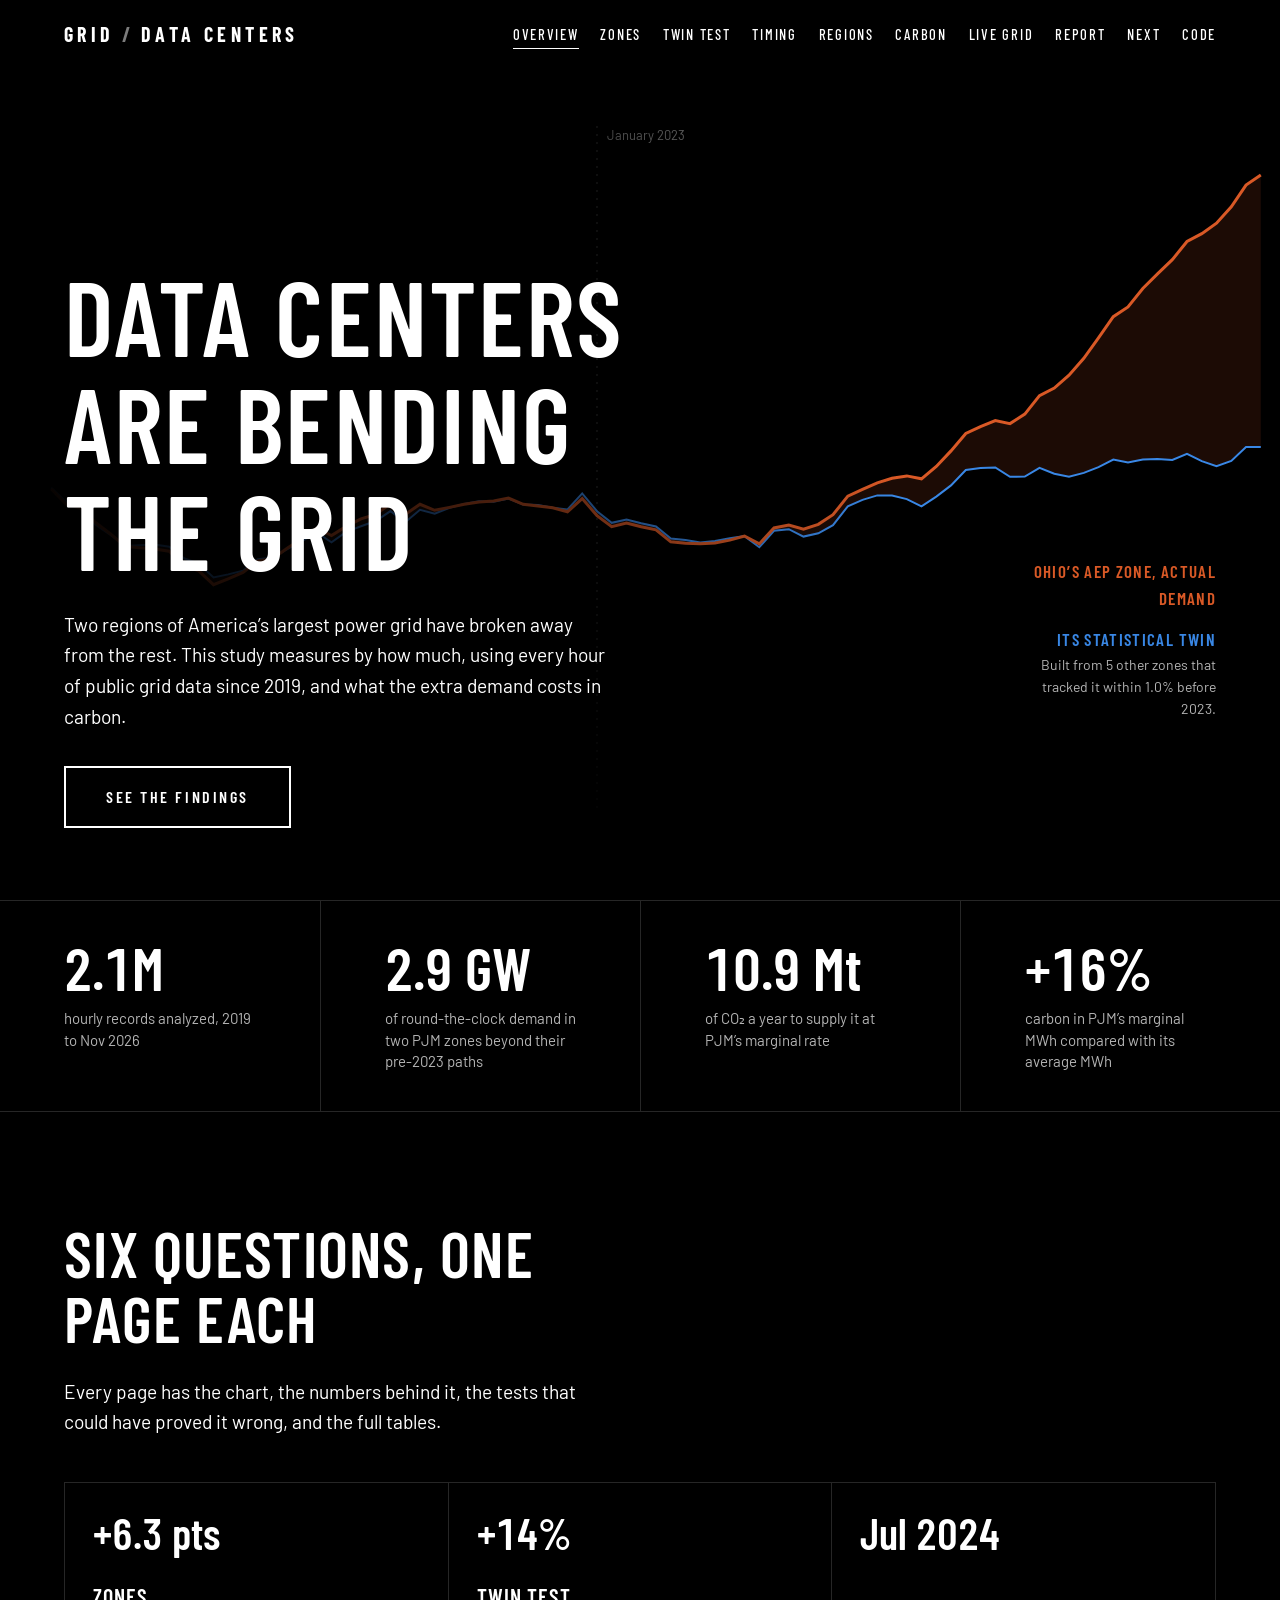
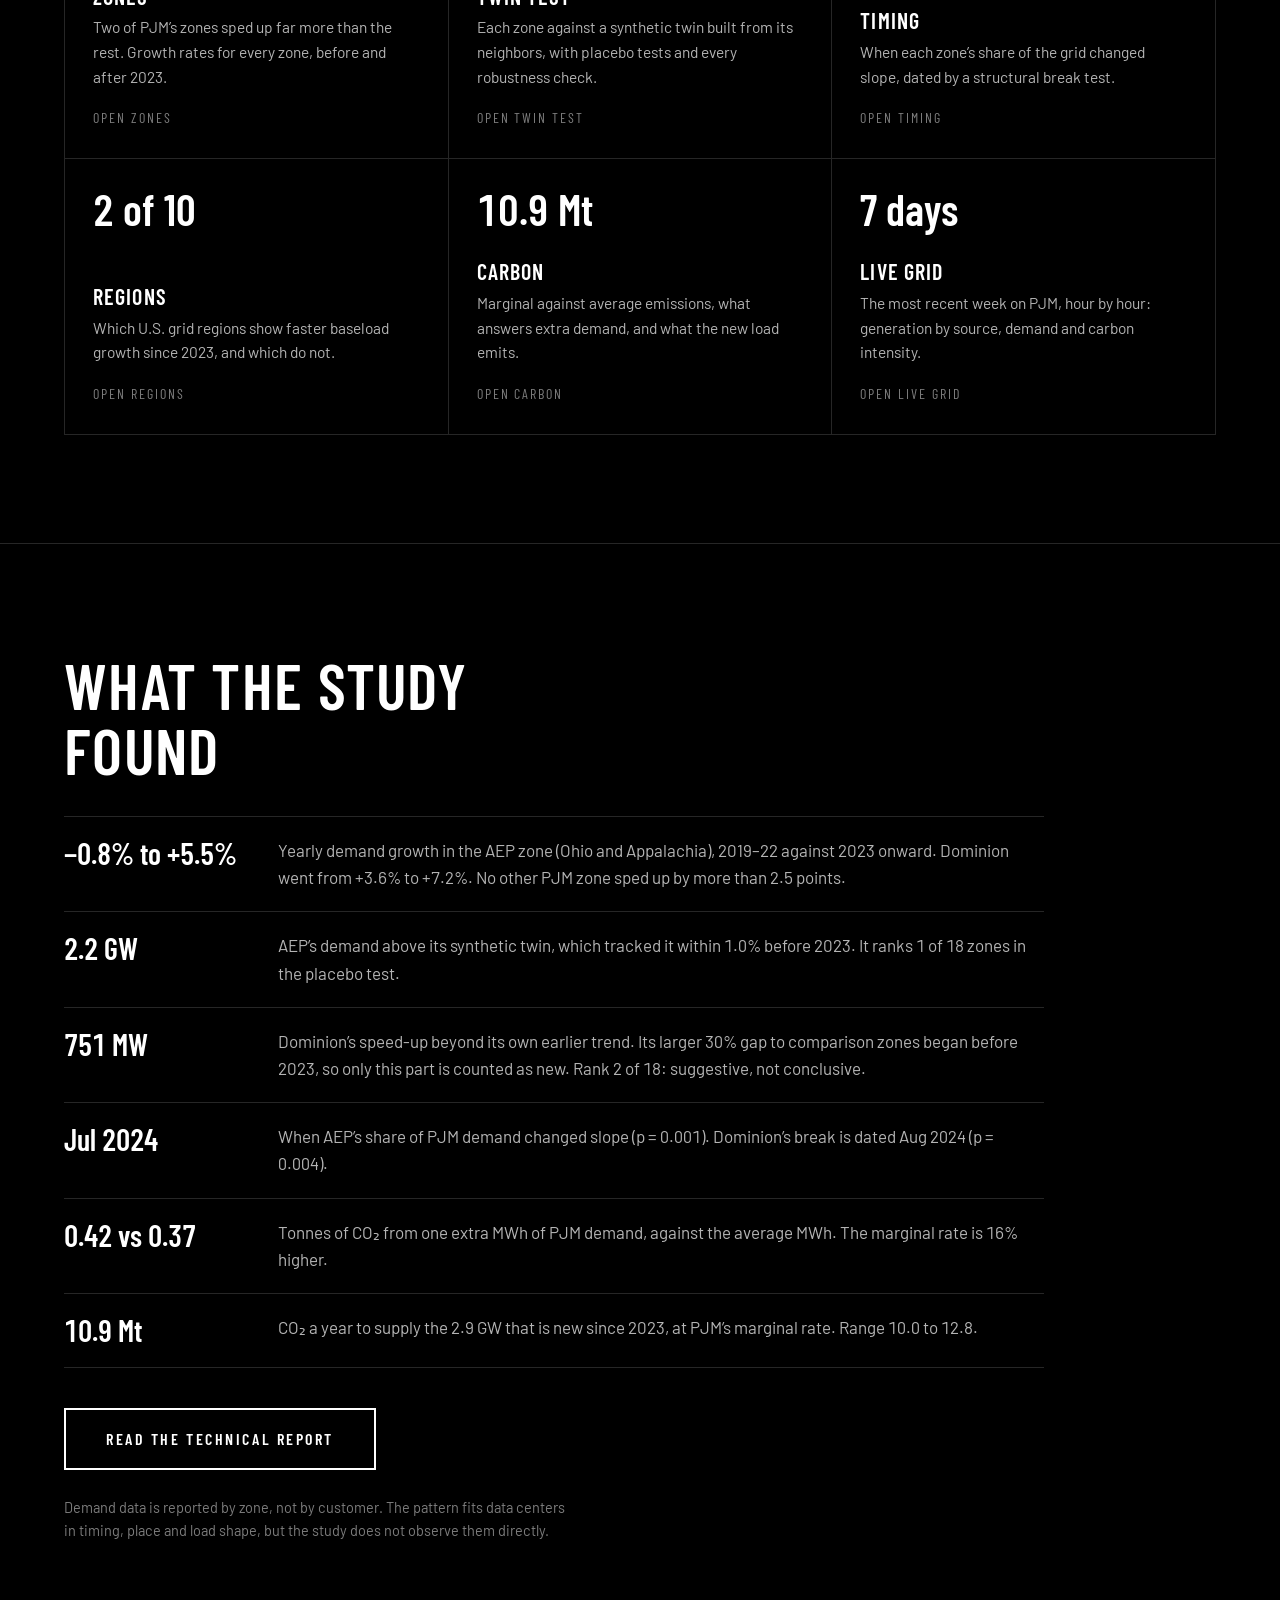
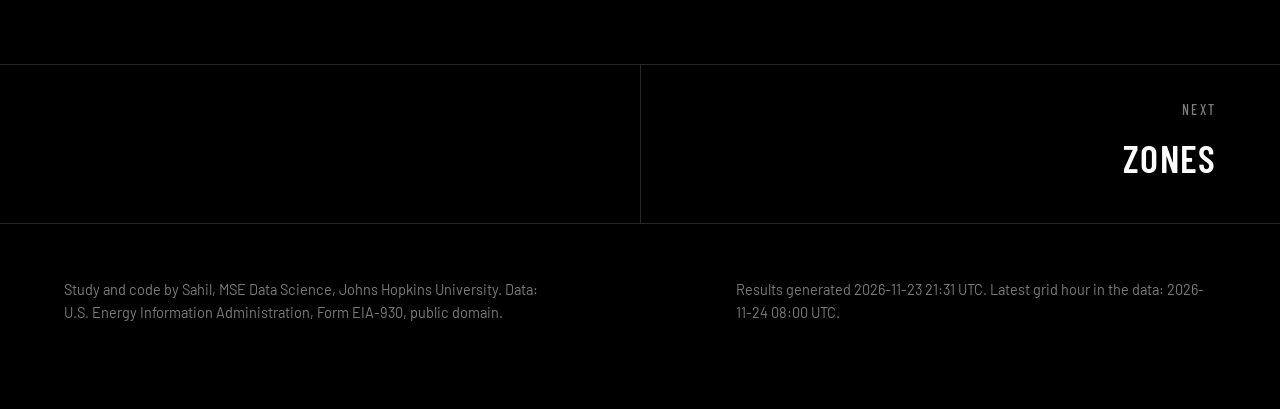
<file: docs/index.html>
<!DOCTYPE html>
<html lang="en">
<head>
<meta charset="utf-8">
<meta name="viewport" content="width=device-width, initial-scale=1">
<title>Grid / Data Centers: what 2 million hourly grid records show</title>
<meta name="description" content="A statistical study of U.S. hourly grid data, 2019 to today: where data center load is showing up, and what it costs in carbon.">
<link rel="icon" href="data:image/svg+xml,%3Csvg xmlns='http://www.w3.org/2000/svg' viewBox='0 0 32 32'%3E%3Crect width='32' height='32' fill='%23000'/%3E%3Cpath d='M4 22h8l6-4 10-10' fill='none' stroke='%23d95926' stroke-width='3'/%3E%3Cpath d='M4 22h8l6-1 10-2' fill='none' stroke='%233987e5' stroke-width='2'/%3E%3C/svg%3E">
<link rel="preconnect" href="https://fonts.googleapis.com">
<link rel="preconnect" href="https://fonts.gstatic.com" crossorigin>
<link href="https://fonts.googleapis.com/css2?family=Barlow:wght@300;400;500;600&family=Barlow+Condensed:wght@500;600;700&display=swap" rel="stylesheet">
<link rel="stylesheet" href="assets/site.css?v=3">
</head>
<body>
<main>
<header class="hero" id="top">
  <svg id="heroArt" aria-hidden="true" preserveAspectRatio="none"></svg>
  <div class="legend">
    <b class="a">Ohio&rsquo;s AEP zone, actual demand</b>
    <b class="b">Its statistical twin</b>
    <span>Built from five other zones that tracked it within 1% for four years.</span>
  </div>
  <div>
    <h1>Data centers are bending the grid</h1>
    <p class="lede">Two regions of America&rsquo;s largest power grid have broken away from the rest. This study measures by how much, using every hour of public grid data since 2019, and what the extra demand costs in carbon.</p>
    <a class="btn" href="#findings">See the findings</a>
  </div>
</header>

<div class="figures" id="figures"></div>
<section class="block" id="findings">
  <h2>Six questions, one page each</h2>
  <p class="takeaway">Every page has the chart, the numbers behind it, the tests that could have proved it wrong, and the full tables.</p>
  <div class="cards"><a href="zones.html"><div><b><span class="num" data-v="zt.AEP.mean.change_pct_points|s1"></span> pts</b></div><div><h3>Zones</h3><p>Two of PJM&rsquo;s zones sped up far more than the rest. Growth rates for every zone, before and after 2023.</p><div class="go">Open zones</div></div></a><a href="twin.html"><div><b><span class="num" data-v="synthetic_control.AEP.levels.recent_gap_pct|s0"></span>%</b></div><div><h3>Twin test</h3><p>Each zone against a synthetic twin built from its neighbors, with placebo tests and every robustness check.</p><div class="go">Open twin test</div></div></a><a href="timing.html"><div><b><span class="num" data-v="zone_share.AEP.break_test.break_month|mon"></span></b></div><div><h3>Timing</h3><p>When each zone&rsquo;s share of the grid changed slope, dated by a structural break test.</p><div class="go">Open timing</div></div></a><a href="regions.html"><div><b><span class="num" data-v="d.n_sig|0"></span> of 10</b></div><div><h3>Regions</h3><p>Which U.S. grid regions show faster baseload growth since 2023, and which do not.</p><div class="go">Open regions</div></div></a><a href="carbon.html"><div><b><span class="num" data-v="headline.since_2023.mt_co2_per_year|1"></span> Mt</b></div><div><h3>Carbon</h3><p>Marginal against average emissions, what answers extra demand, and what the new load emits.</p><div class="go">Open carbon</div></div></a><a href="live.html"><div><b>7 days</b></div><div><h3>Live grid</h3><p>The most recent week on PJM, hour by hour: generation by source, demand and carbon intensity.</p><div class="go">Open live grid</div></div></a></div>
</section>
<section class="block">
  <h2>What the study found</h2>
  <ul class="keylist">
    <li><b><span class="num" data-v="zt.AEP.mean.growth_before_pct|s1"></span>% to <span class="num" data-v="zt.AEP.mean.growth_after_pct|s1"></span>%</b><span>Yearly demand growth in the AEP zone (Ohio and Appalachia), 2019&ndash;22 against 2023 onward. Dominion went from <span class="num" data-v="zt.DOM.mean.growth_before_pct|s1"></span>% to <span class="num" data-v="zt.DOM.mean.growth_after_pct|s1"></span>%. No other PJM zone sped up by more than <span class="num" data-v="d.rest_max|1"></span> points.</span></li>
    <li><b><span class="num" data-v="synthetic_control.AEP.levels.recent_gap_mw|gw1"></span> GW</b><span>AEP&rsquo;s demand above its synthetic twin, which tracked it within <span class="num" data-v="synthetic_control.AEP.levels.rmspe_pre_pct|1"></span>% before 2023. It ranks <span class="num" data-v="synthetic_control.AEP.levels.rank|raw"></span> zones in the placebo test.</span></li>
    <li><b><span class="num" data-v="synthetic_control.DOM.acceleration.recent_gap_mw|0"></span> MW</b><span>Dominion&rsquo;s speed-up beyond its own earlier trend. Its larger <span class="num" data-v="synthetic_control.DOM.levels.recent_gap_pct|0"></span>% gap to comparison zones began before 2023, so only this part is counted as new. Rank <span class="num" data-v="synthetic_control.DOM.acceleration.rank|raw"></span>: suggestive, not conclusive.</span></li>
    <li><b><span class="num" data-v="zone_share.AEP.break_test.break_month|mon"></span></b><span>When AEP&rsquo;s share of PJM demand changed slope (<span class="num" data-v="zone_share.AEP.break_test.p_value|p"></span>). Dominion&rsquo;s break is dated <span class="num" data-v="zone_share.DOM.break_test.break_month|mon"></span> (<span class="num" data-v="zone_share.DOM.break_test.p_value|p"></span>).</span></li>
    <li><b><span class="num" data-v="headline.pjm_marginal_factor|2"></span> vs <span class="num" data-v="headline.pjm_average_factor|2"></span></b><span>Tonnes of CO&#8322; from one extra MWh of PJM demand, against the average MWh. The marginal rate is <span class="num" data-v="headline.marginal_vs_average_pct|0"></span>% higher.</span></li>
    <li><b><span class="num" data-v="headline.since_2023.mt_co2_per_year|1"></span> Mt</b><span>CO&#8322; a year to supply the <span class="num" data-v="headline.since_2023.extra_load_mw|gw1"></span> GW that is new since 2023, at PJM&rsquo;s marginal rate. Range <span class="num" data-v="headline.since_2023.mt_co2_range.0|1"></span> to <span class="num" data-v="headline.since_2023.mt_co2_range.1|1"></span>.</span></li>
  </ul>
  <p style="margin-top:40px"><a class="btn" href="report.html">Read the technical report</a></p>
  <p class="fine" style="margin-top:26px">Demand data is reported by zone, not by customer. The pattern fits data centers in timing, place and load shape, but the study does not observe them directly.</p>
</section>
</main>
<div class="prevnext"></div>
<footer>
  <p>Study and code by Sahil, MSE Data Science, Johns Hopkins University. Data: U.S. Energy Information Administration, Form EIA-930, public domain.</p>
  <p id="f-updated"></p>
</footer>
<script src="assets/site.js?v=3"></script>
<script defer src="https://sahiljangra12.github.io/ask/ask.js" data-site="Grid / Data Centers" data-claude="on"></script>
</body>
</html>
</file>
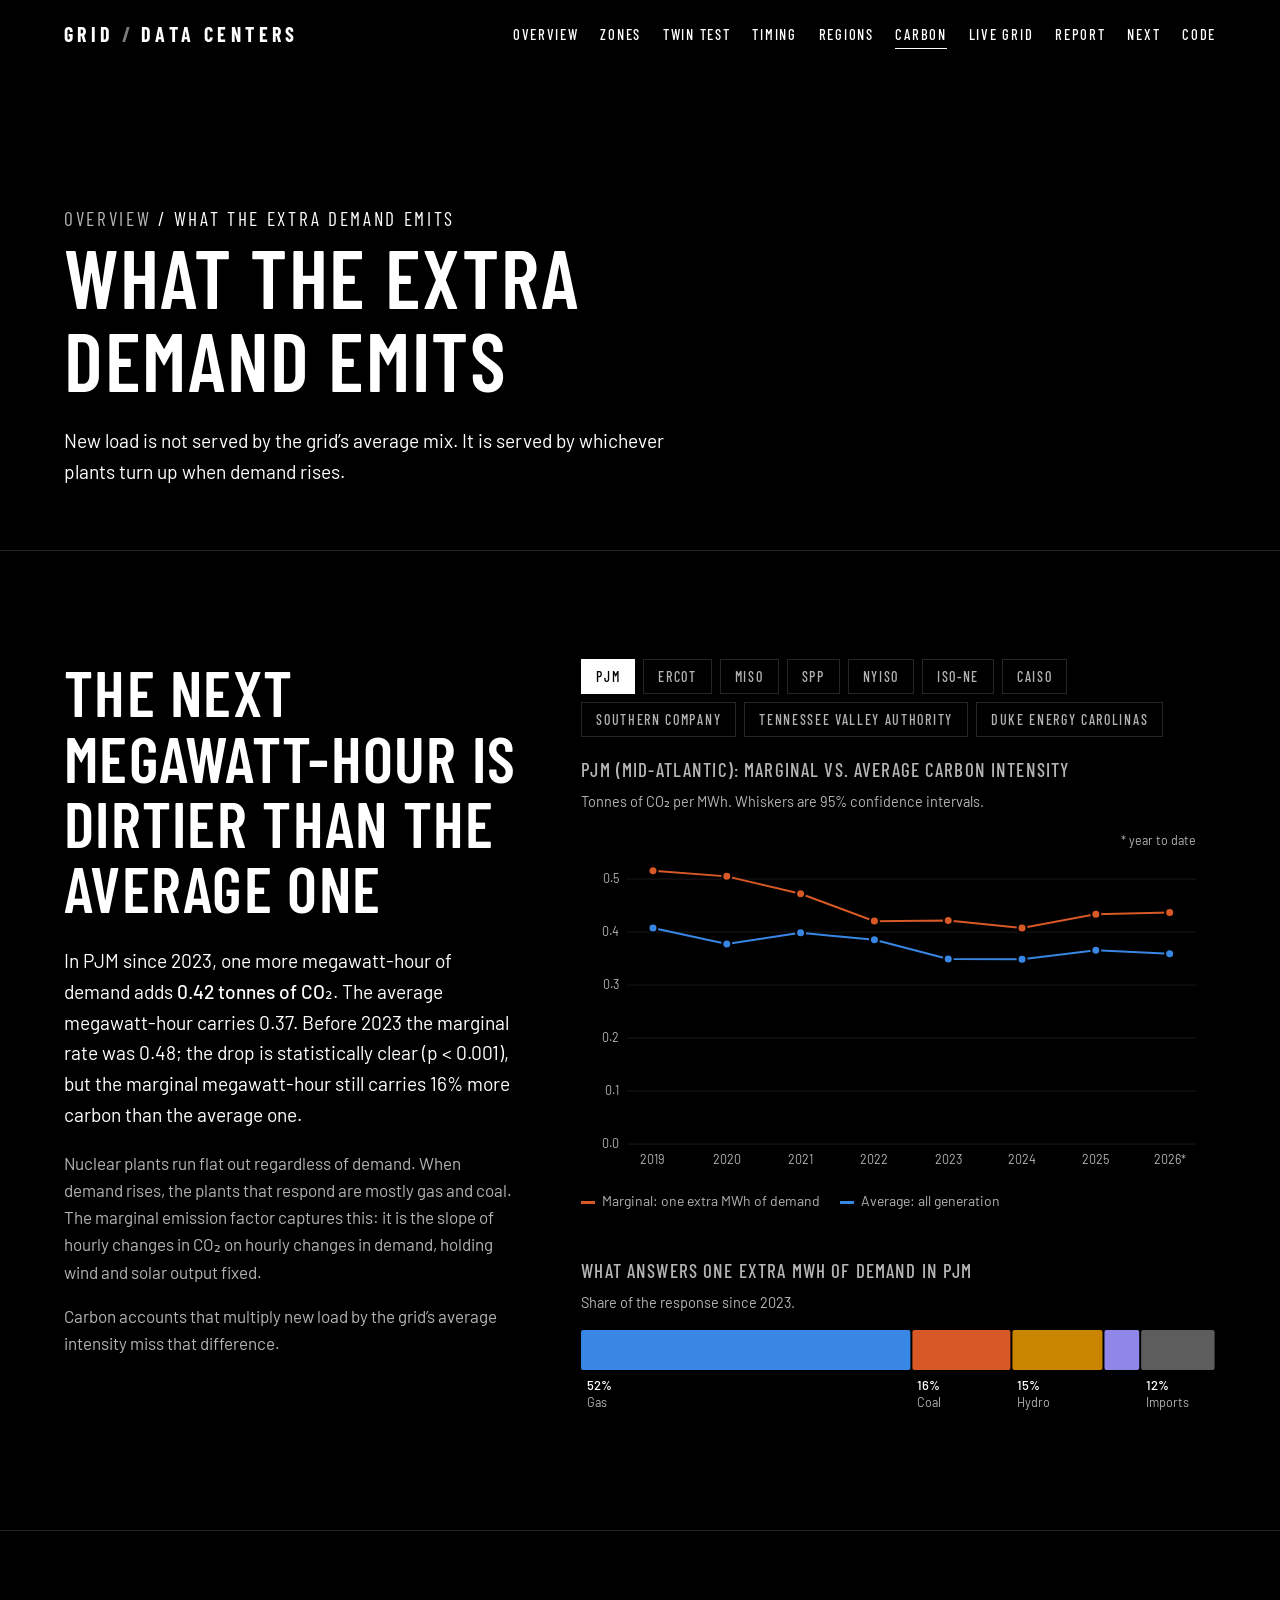
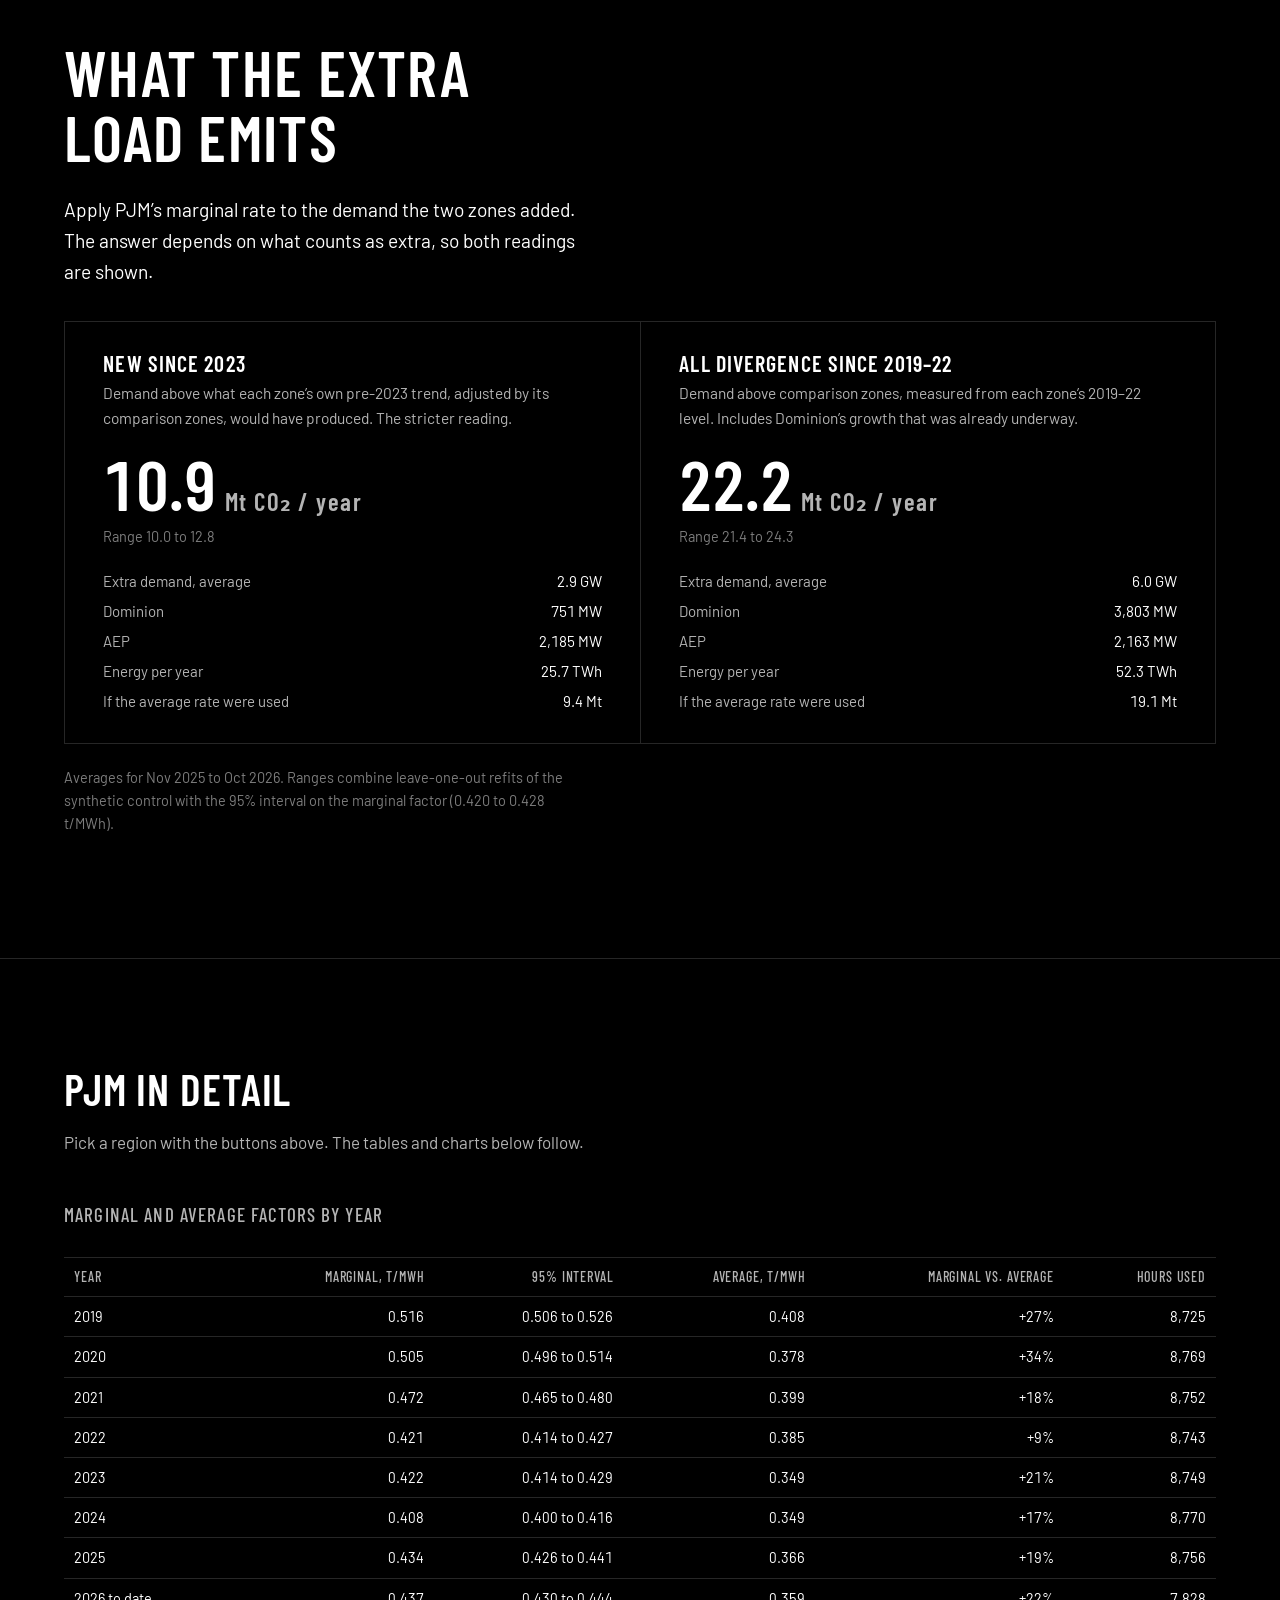
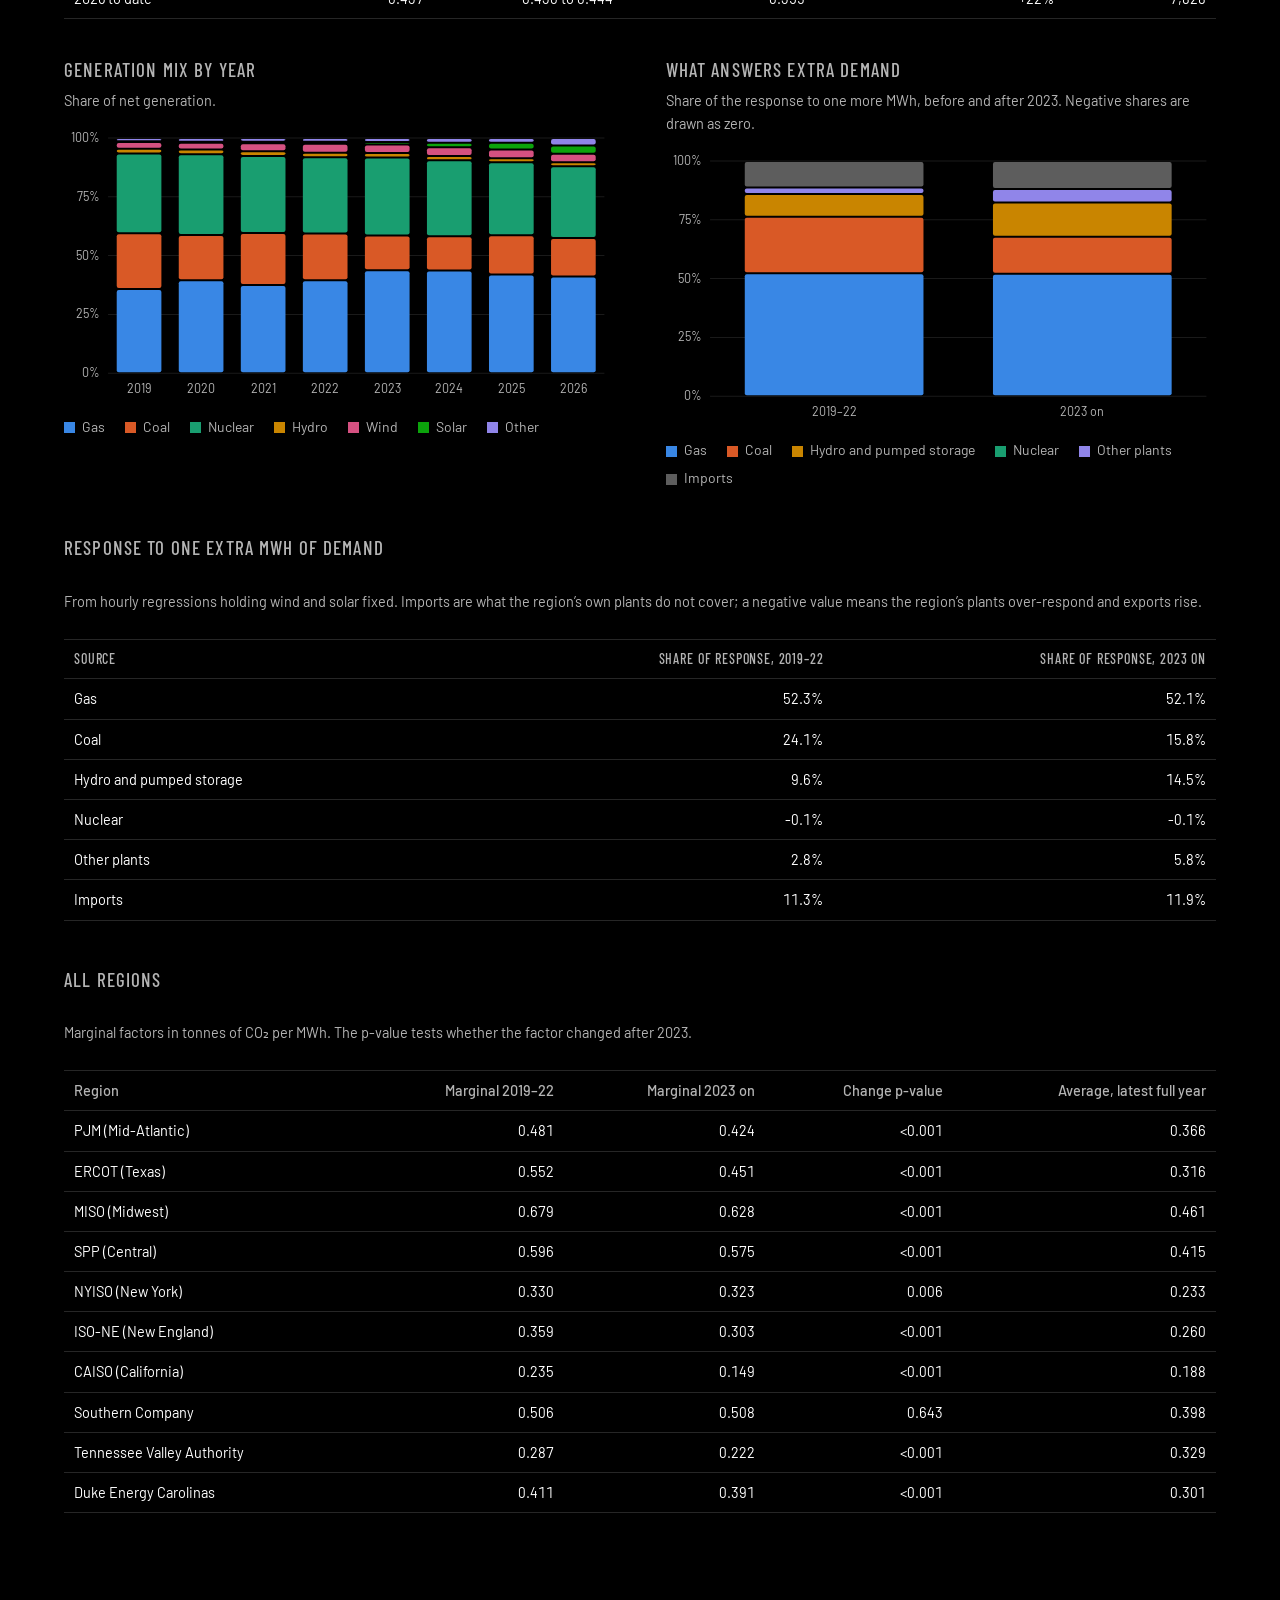
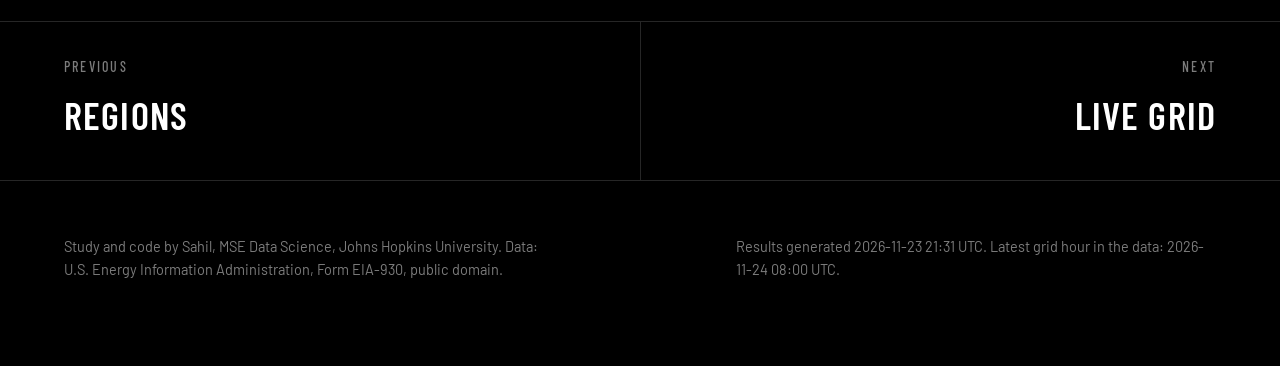
<file: docs/carbon.html>
<!DOCTYPE html>
<html lang="en">
<head>
<meta charset="utf-8">
<meta name="viewport" content="width=device-width, initial-scale=1">
<title>Carbon | Grid / Data Centers</title>
<meta name="description" content="Marginal and average emission factors by grid region, and the emissions implied by new load.">
<link rel="icon" href="data:image/svg+xml,%3Csvg xmlns='http://www.w3.org/2000/svg' viewBox='0 0 32 32'%3E%3Crect width='32' height='32' fill='%23000'/%3E%3Cpath d='M4 22h8l6-4 10-10' fill='none' stroke='%23d95926' stroke-width='3'/%3E%3Cpath d='M4 22h8l6-1 10-2' fill='none' stroke='%233987e5' stroke-width='2'/%3E%3C/svg%3E">
<link rel="preconnect" href="https://fonts.googleapis.com">
<link rel="preconnect" href="https://fonts.gstatic.com" crossorigin>
<link href="https://fonts.googleapis.com/css2?family=Barlow:wght@300;400;500;600&family=Barlow+Condensed:wght@500;600;700&display=swap" rel="stylesheet">
<link rel="stylesheet" href="assets/site.css?v=3">
</head>
<body>
<main>
<header class="pagehead"><p class="crumbs"><a href="index.html">Overview</a> / What the extra demand emits</p><h1>What the extra demand emits</h1><p>New load is not served by the grid&rsquo;s average mix. It is served by whichever plants turn up when demand rises.</p></header><section class="block" id="carbon">
  <div class="split">
    <div class="text">
      <h2>The next megawatt-hour is dirtier than the average one</h2>
      <p class="takeaway" id="t-mef"></p>
      <p>Nuclear plants run flat out regardless of demand. When demand rises, the plants that respond are mostly gas and coal. The marginal emission factor captures this: it is the slope of hourly changes in CO&#8322; on hourly changes in demand, holding wind and solar output fixed.</p>
      <p>Carbon accounts that multiply new load by the grid&rsquo;s average intensity miss that difference.</p>
    </div>
    <div>
      <div class="controls" id="mef-region" role="group" aria-label="Grid region"></div>
      <p class="chart-title" id="mef-title"></p>
      <p class="chart-sub">Tonnes of CO&#8322; per MWh. Whiskers are 95% confidence intervals.</p>
      <div class="chart" id="c-mef"></div>
      <div class="legend-row"><span><i style="background:var(--hot)"></i>Marginal: one extra MWh of demand</span><span><i style="background:var(--cool)"></i>Average: all generation</span></div>
      <p class="chart-title" style="margin-top:44px">What answers one extra MWh of demand in PJM</p>
      <p class="chart-sub">Share of the response since 2023.</p>
      <div class="chart" id="c-mix"></div>
    </div>
  </div>
</section>

<section class="block">
  <h2>What the extra load emits</h2>
  <p class="takeaway" style="margin-bottom:34px" id="t-calc"></p>
  <div class="calc" id="calc"></div>
  <p class="fine" style="margin-top:22px" id="t-calc-fine"></p>
</section>

<section class="block detail"><h2><span data-region-name>PJM</span> in detail</h2>
<p>Pick a region with the buttons above. The tables and charts below follow.</p>
<p class="tablecap">Marginal and average factors by year</p><div class="tablewrap"><table class="plain" id="tbl-mef-year"></table></div><div class="two"><div><p class="chart-title">Generation mix by year</p><p class="chart-sub">Share of net generation.</p><div class="chart" id="c-genmix"></div><div class="legend-row" id="genmix-legend"></div></div><div><p class="chart-title">What answers extra demand</p><p class="chart-sub">Share of the response to one more MWh, before and after 2023. Negative shares are drawn as zero.</p><div class="chart" id="c-mix-compare"></div><div class="legend-row" id="mixc-legend"></div></div></div><p class="tablecap">Response to one extra MWh of demand</p><p class="chart-sub">From hourly regressions holding wind and solar fixed. Imports are what the region&rsquo;s own plants do not cover; a negative value means the region&rsquo;s plants over-respond and exports rise.</p><div class="tablewrap"><table class="plain" id="tbl-mix"></table></div><p class="tablecap">All regions</p><p class="chart-sub">Marginal factors in tonnes of CO&#8322; per MWh. The p-value tests whether the factor changed after 2023.</p><div class="tablewrap"><table class="plain" id="tbl-mef"></table></div></section>
</main>
<div class="prevnext"></div>
<footer>
  <p>Study and code by Sahil, MSE Data Science, Johns Hopkins University. Data: U.S. Energy Information Administration, Form EIA-930, public domain.</p>
  <p id="f-updated"></p>
</footer>
<script src="assets/site.js?v=3"></script>
<script defer src="https://sahiljangra12.github.io/ask/ask.js" data-site="Grid / Data Centers" data-claude="on"></script>
</body>
</html>
</file>
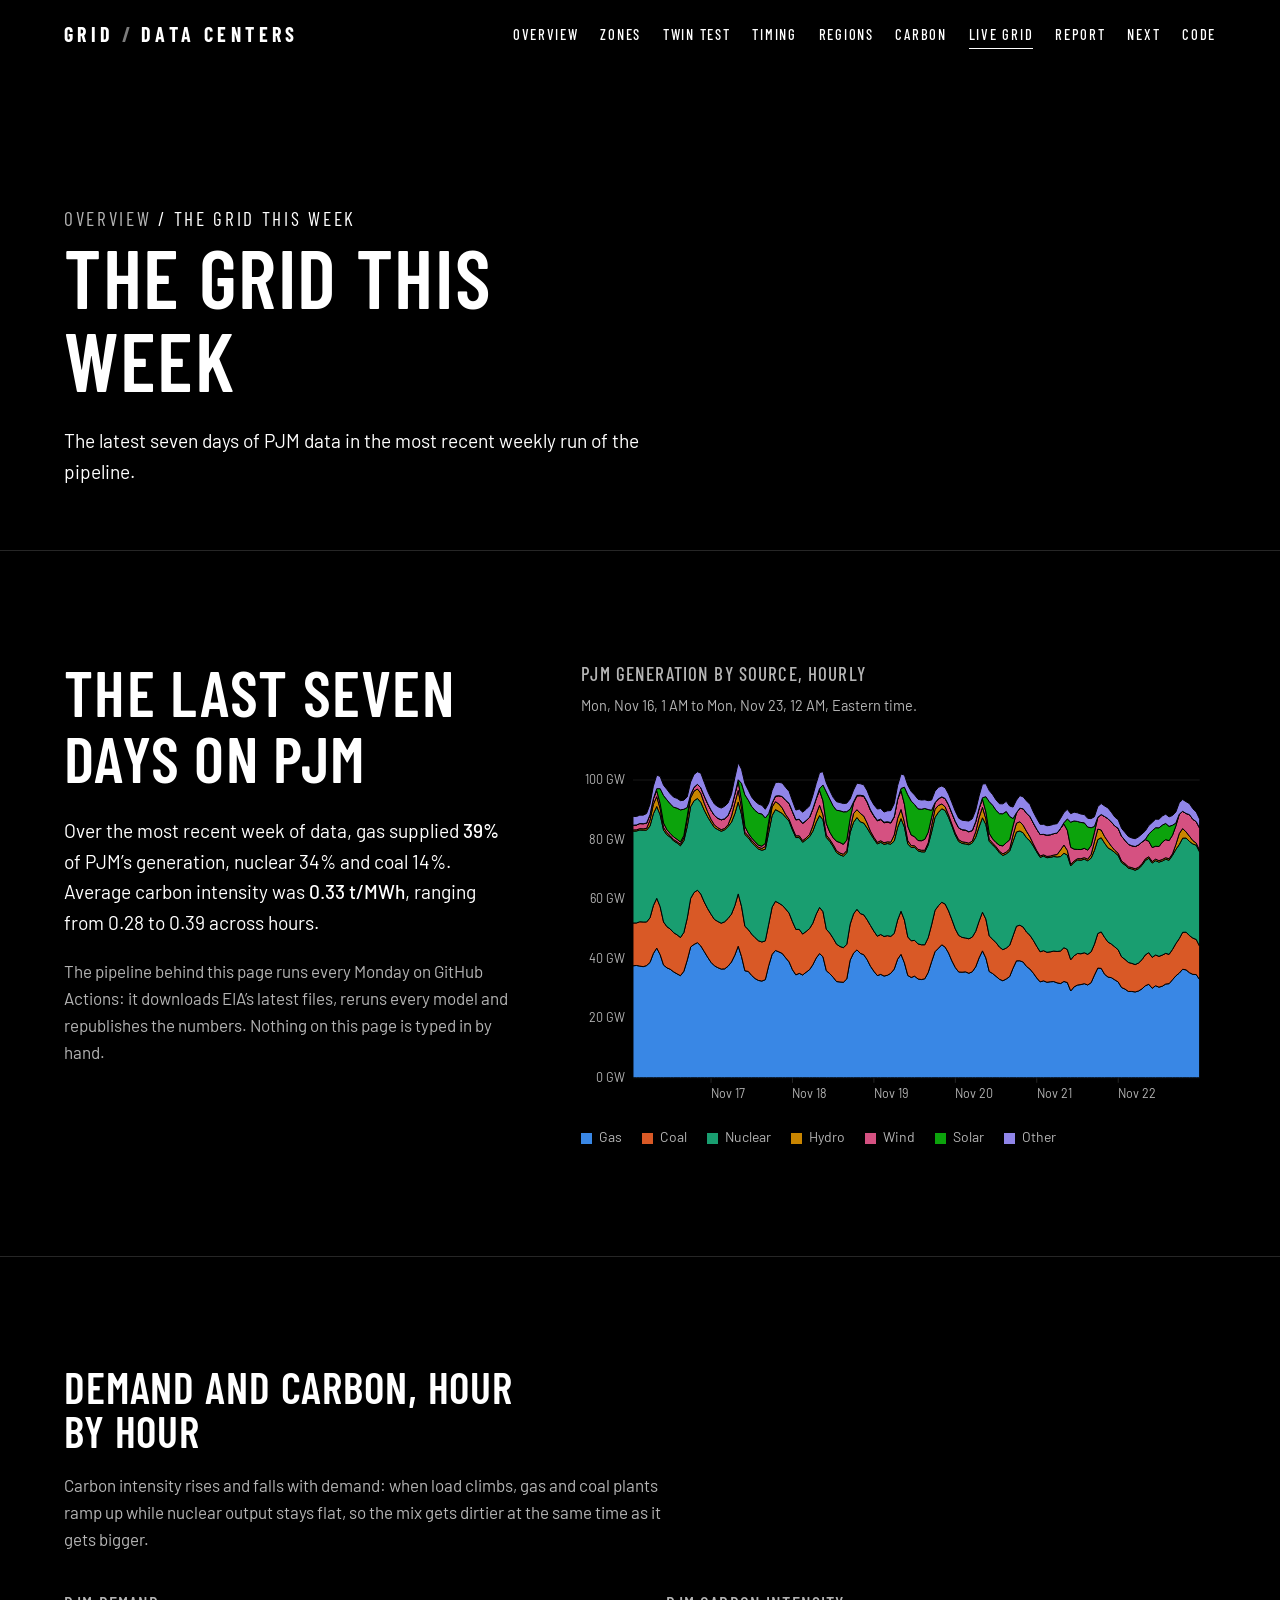
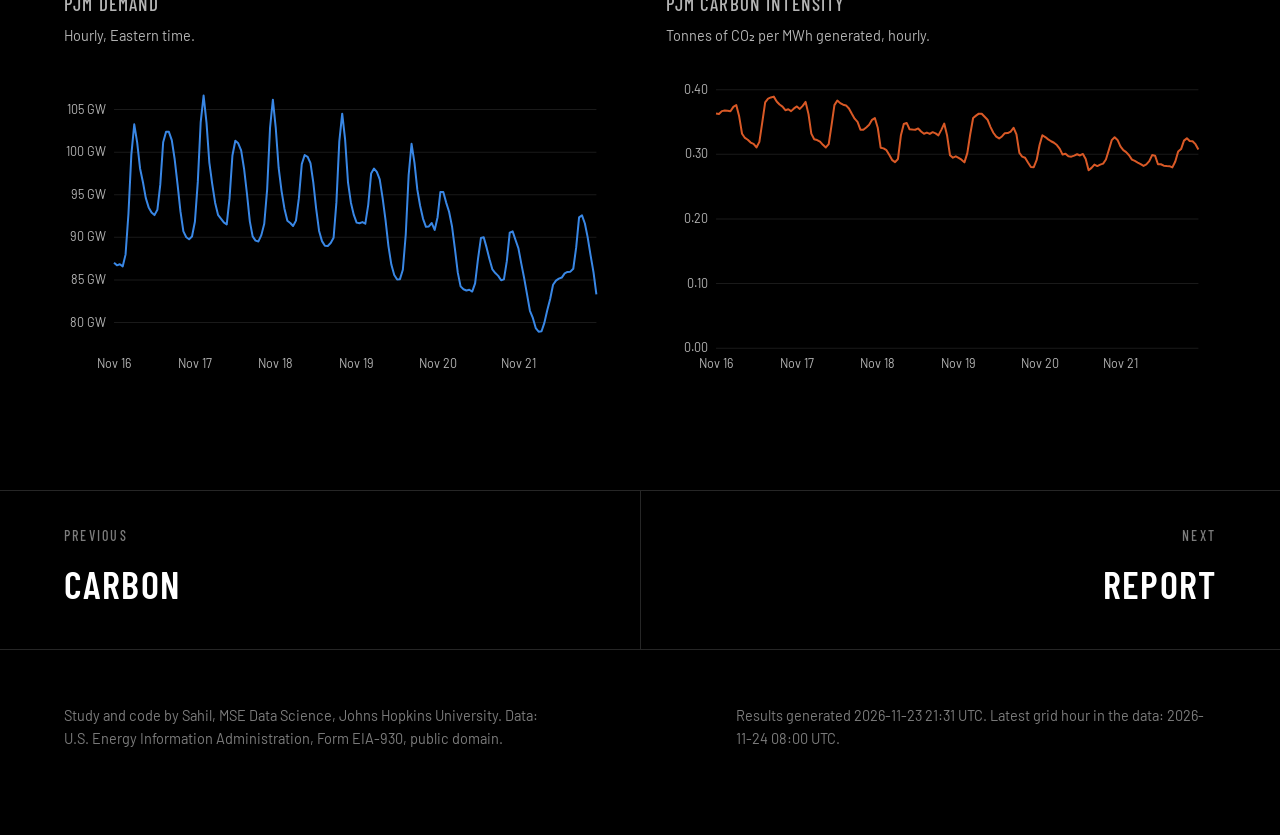
<file: docs/live.html>
<!DOCTYPE html>
<html lang="en">
<head>
<meta charset="utf-8">
<meta name="viewport" content="width=device-width, initial-scale=1">
<title>Live grid | Grid / Data Centers</title>
<meta name="description" content="The most recent week of hourly generation, demand and carbon intensity on PJM.">
<link rel="icon" href="data:image/svg+xml,%3Csvg xmlns='http://www.w3.org/2000/svg' viewBox='0 0 32 32'%3E%3Crect width='32' height='32' fill='%23000'/%3E%3Cpath d='M4 22h8l6-4 10-10' fill='none' stroke='%23d95926' stroke-width='3'/%3E%3Cpath d='M4 22h8l6-1 10-2' fill='none' stroke='%233987e5' stroke-width='2'/%3E%3C/svg%3E">
<link rel="preconnect" href="https://fonts.googleapis.com">
<link rel="preconnect" href="https://fonts.gstatic.com" crossorigin>
<link href="https://fonts.googleapis.com/css2?family=Barlow:wght@300;400;500;600&family=Barlow+Condensed:wght@500;600;700&display=swap" rel="stylesheet">
<link rel="stylesheet" href="assets/site.css?v=3">
</head>
<body>
<main>
<header class="pagehead"><p class="crumbs"><a href="index.html">Overview</a> / The grid this week</p><h1>The grid this week</h1><p>The latest seven days of PJM data in the most recent weekly run of the pipeline.</p></header><section class="block" id="live">
  <div class="split">
    <div class="text">
      <h2>The last seven days on PJM</h2>
      <p class="takeaway" id="t-live"></p>
      <p>The pipeline behind this page runs every Monday on GitHub Actions: it downloads EIA&rsquo;s latest files, reruns every model and republishes the numbers. Nothing on this page is typed in by hand.</p>
    </div>
    <div>
      <p class="chart-title">PJM generation by source, hourly</p>
      <p class="chart-sub" id="live-sub"></p>
      <div class="chart" id="c-live"></div>
      <div class="legend-row" id="live-legend"></div>
    </div>
  </div>
</section>

<section class="block detail"><h2>Demand and carbon, hour by hour</h2>
<p>Carbon intensity rises and falls with demand: when load climbs, gas and coal plants ramp up while nuclear output stays flat, so the mix gets dirtier at the same time as it gets bigger.</p>
<div class="two"><div><p class="chart-title">PJM demand</p><p class="chart-sub">Hourly, Eastern time.</p><div class="chart" id="c-demand"></div></div><div><p class="chart-title">PJM carbon intensity</p><p class="chart-sub">Tonnes of CO&#8322; per MWh generated, hourly.</p><div class="chart" id="c-intensity"></div></div></div></section>
</main>
<div class="prevnext"></div>
<footer>
  <p>Study and code by Sahil, MSE Data Science, Johns Hopkins University. Data: U.S. Energy Information Administration, Form EIA-930, public domain.</p>
  <p id="f-updated"></p>
</footer>
<script src="assets/site.js?v=3"></script>
<script defer src="https://sahiljangra12.github.io/ask/ask.js" data-site="Grid / Data Centers" data-claude="on"></script>
</body>
</html>
</file>
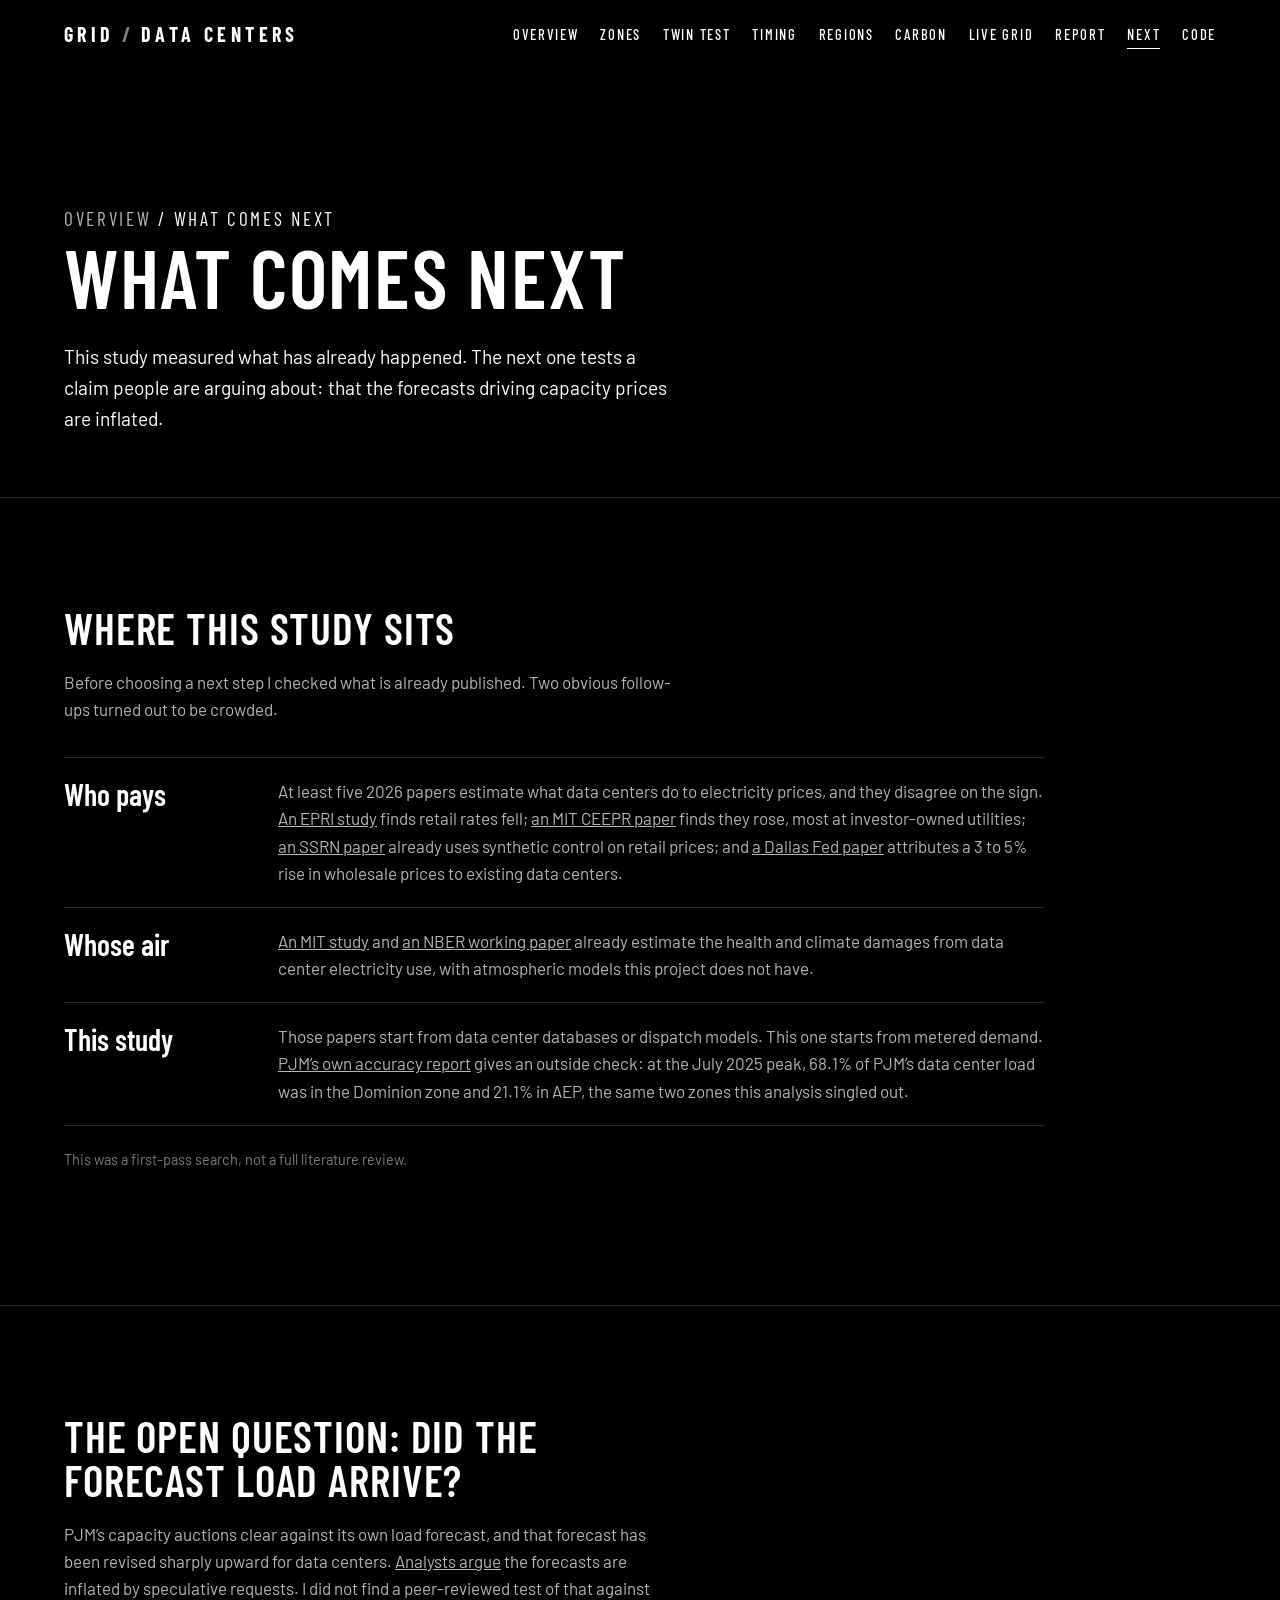
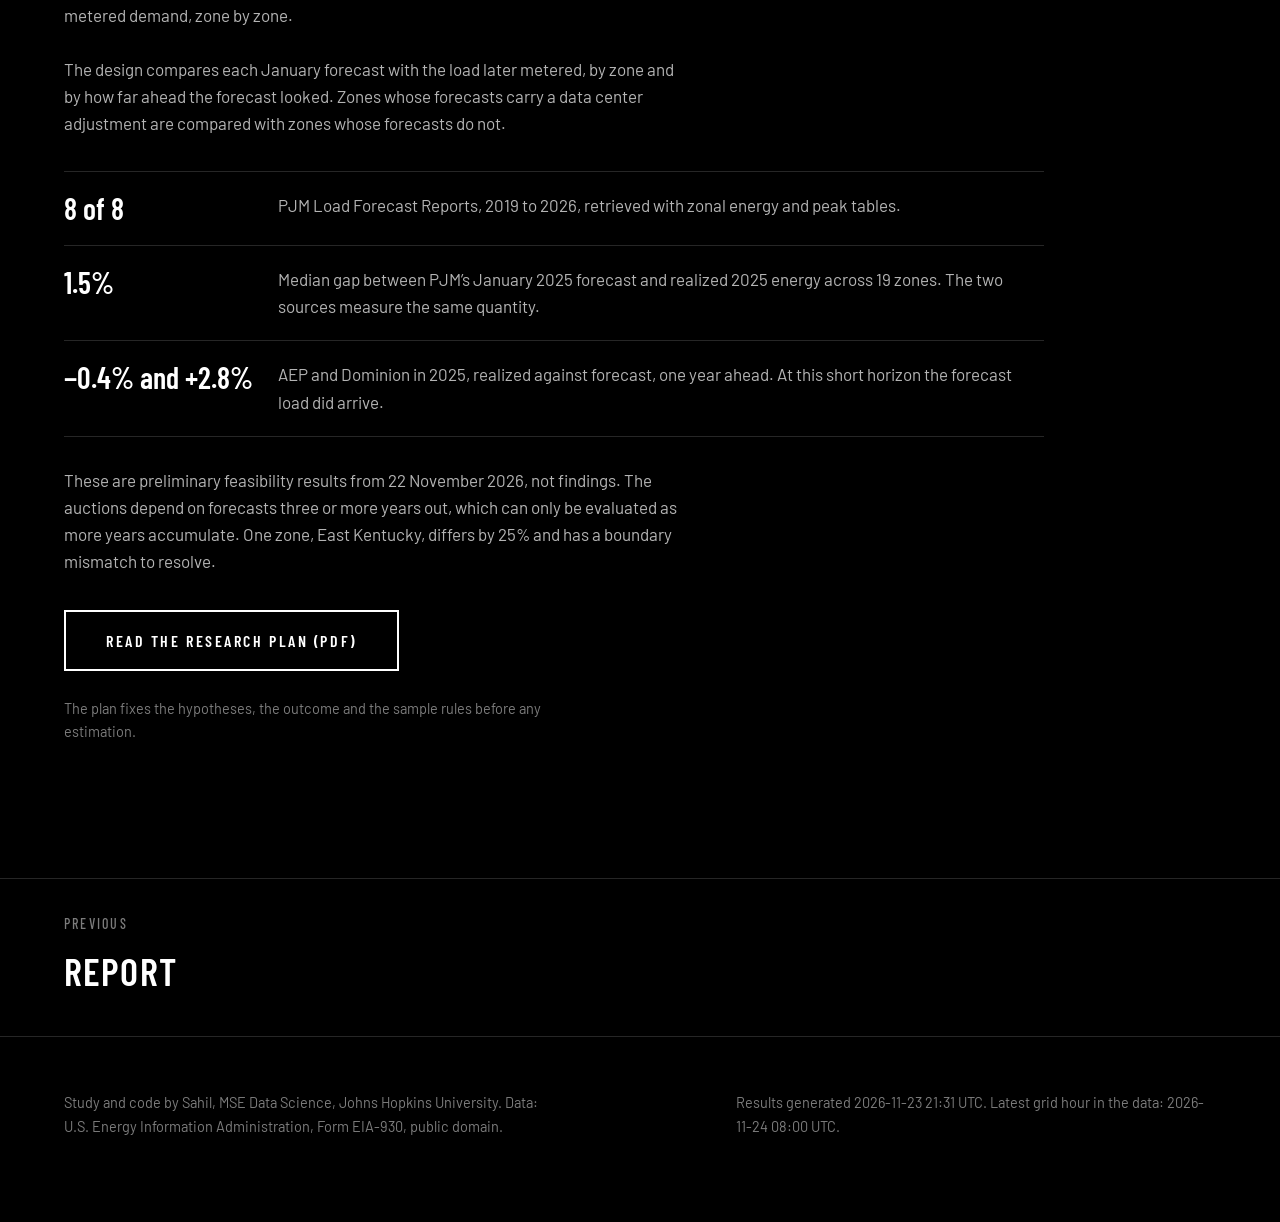
<file: docs/next.html>
<!DOCTYPE html>
<html lang="en">
<head>
<meta charset="utf-8">
<meta name="viewport" content="width=device-width, initial-scale=1">
<title>What comes next | Grid / Data Centers</title>
<meta name="description" content="Related work and the pre-specified follow-up study on whether forecast data center load has arrived.">
<link rel="icon" href="data:image/svg+xml,%3Csvg xmlns='http://www.w3.org/2000/svg' viewBox='0 0 32 32'%3E%3Crect width='32' height='32' fill='%23000'/%3E%3Cpath d='M4 22h8l6-4 10-10' fill='none' stroke='%23d95926' stroke-width='3'/%3E%3Cpath d='M4 22h8l6-1 10-2' fill='none' stroke='%233987e5' stroke-width='2'/%3E%3C/svg%3E">
<link rel="preconnect" href="https://fonts.googleapis.com">
<link rel="preconnect" href="https://fonts.gstatic.com" crossorigin>
<link href="https://fonts.googleapis.com/css2?family=Barlow:wght@300;400;500;600&family=Barlow+Condensed:wght@500;600;700&display=swap" rel="stylesheet">
<link rel="stylesheet" href="assets/site.css?v=3">
</head>
<body>
<main>
<header class="pagehead"><p class="crumbs"><a href="index.html">Overview</a> / What comes next</p><h1>What comes next</h1><p>This study measured what has already happened. The next one tests a claim people are arguing about: that the forecasts driving capacity prices are inflated.</p></header>
<section class="block detail"><h2>Where this study sits</h2>
<p>Before choosing a next step I checked what is already published. Two obvious follow-ups turned out to be crowded.</p>
<ul class="keylist">
<li><b>Who pays</b><span>At least five 2026 papers estimate what data centers do to electricity prices, and they disagree on the sign. <a href="https://arxiv.org/abs/2606.19777">An EPRI study</a> finds retail rates fell; <a href="https://ceepr.mit.edu/workingpaper/who-pays-for-growth-evidence-from-datacenters-and-the-grid/">an MIT CEEPR paper</a> finds they rose, most at investor-owned utilities; <a href="https://papers.ssrn.com/sol3/papers.cfm?abstract_id=7580459">an SSRN paper</a> already uses synthetic control on retail prices; and <a href="https://ideas.repec.org/p/fip/feddwp/102959.html">a Dallas Fed paper</a> attributes a 3 to 5% rise in wholesale prices to existing data centers.</span></li>
<li><b>Whose air</b><span><a href="https://news.mit.edu/2026/study-reveals-data-centers-long-distance-damage-air-quality-1119">An MIT study</a> and <a href="https://www.nber.org/system/files/working_papers/w35100/w35100.pdf">an NBER working paper</a> already estimate the health and climate damages from data center electricity use, with atmospheric models this project does not have.</span></li>
<li><b>This study</b><span>Those papers start from data center databases or dispatch models. This one starts from metered demand. <a href="https://www.pjm.com/-/media/DotCom/planning/res-adeq/load-forecast/2026-load-forecast-accuracy-report.pdf">PJM&rsquo;s own accuracy report</a> gives an outside check: at the July 2025 peak, 68.1% of PJM&rsquo;s data center load was in the Dominion zone and 21.1% in AEP, the same two zones this analysis singled out.</span></li>
</ul>
<p class="fine" style="margin-top:22px">This was a first-pass search, not a full literature review.</p></section>
<section class="block detail"><h2>The open question: did the forecast load arrive?</h2>
<p>PJM&rsquo;s capacity auctions clear against its own load forecast, and that forecast has been revised sharply upward for data centers. <a href="https://gridstrategiesllc.com/wp-content/uploads/Grid-Strategies-National-Load-Growth-Report-2025.pdf">Analysts argue</a> the forecasts are inflated by speculative requests. I did not find a peer-reviewed test of that against metered demand, zone by zone.</p>
<p>The design compares each January forecast with the load later metered, by zone and by how far ahead the forecast looked. Zones whose forecasts carry a data center adjustment are compared with zones whose forecasts do not.</p>
<ul class="keylist">
<li><b>8 of 8</b><span>PJM Load Forecast Reports, 2019 to 2026, retrieved with zonal energy and peak tables.</span></li>
<li><b>1.5%</b><span>Median gap between PJM&rsquo;s January 2025 forecast and realized 2025 energy across 19 zones. The two sources measure the same quantity.</span></li>
<li><b>&minus;0.4% and +2.8%</b><span>AEP and Dominion in 2025, realized against forecast, one year ahead. At this short horizon the forecast load did arrive.</span></li>
</ul>
<p style="margin-top:30px">These are preliminary feasibility results from 22 November 2026, not findings. The auctions depend on forecasts three or more years out, which can only be evaluated as more years accumulate. One zone, East Kentucky, differs by 25% and has a boundary mismatch to resolve.</p>
<p style="margin-top:34px"><a class="btn" href="forecast-plan.pdf">Read the research plan (PDF)</a></p>
<p class="fine" style="margin-top:22px">The plan fixes the hypotheses, the outcome and the sample rules before any estimation.</p></section>
</main>
<div class="prevnext"></div>
<footer>
  <p>Study and code by Sahil, MSE Data Science, Johns Hopkins University. Data: U.S. Energy Information Administration, Form EIA-930, public domain.</p>
  <p id="f-updated"></p>
</footer>
<script src="assets/site.js?v=3"></script>
<script defer src="https://sahiljangra12.github.io/ask/ask.js" data-site="Grid / Data Centers" data-claude="on"></script>
</body>
</html>
</file>
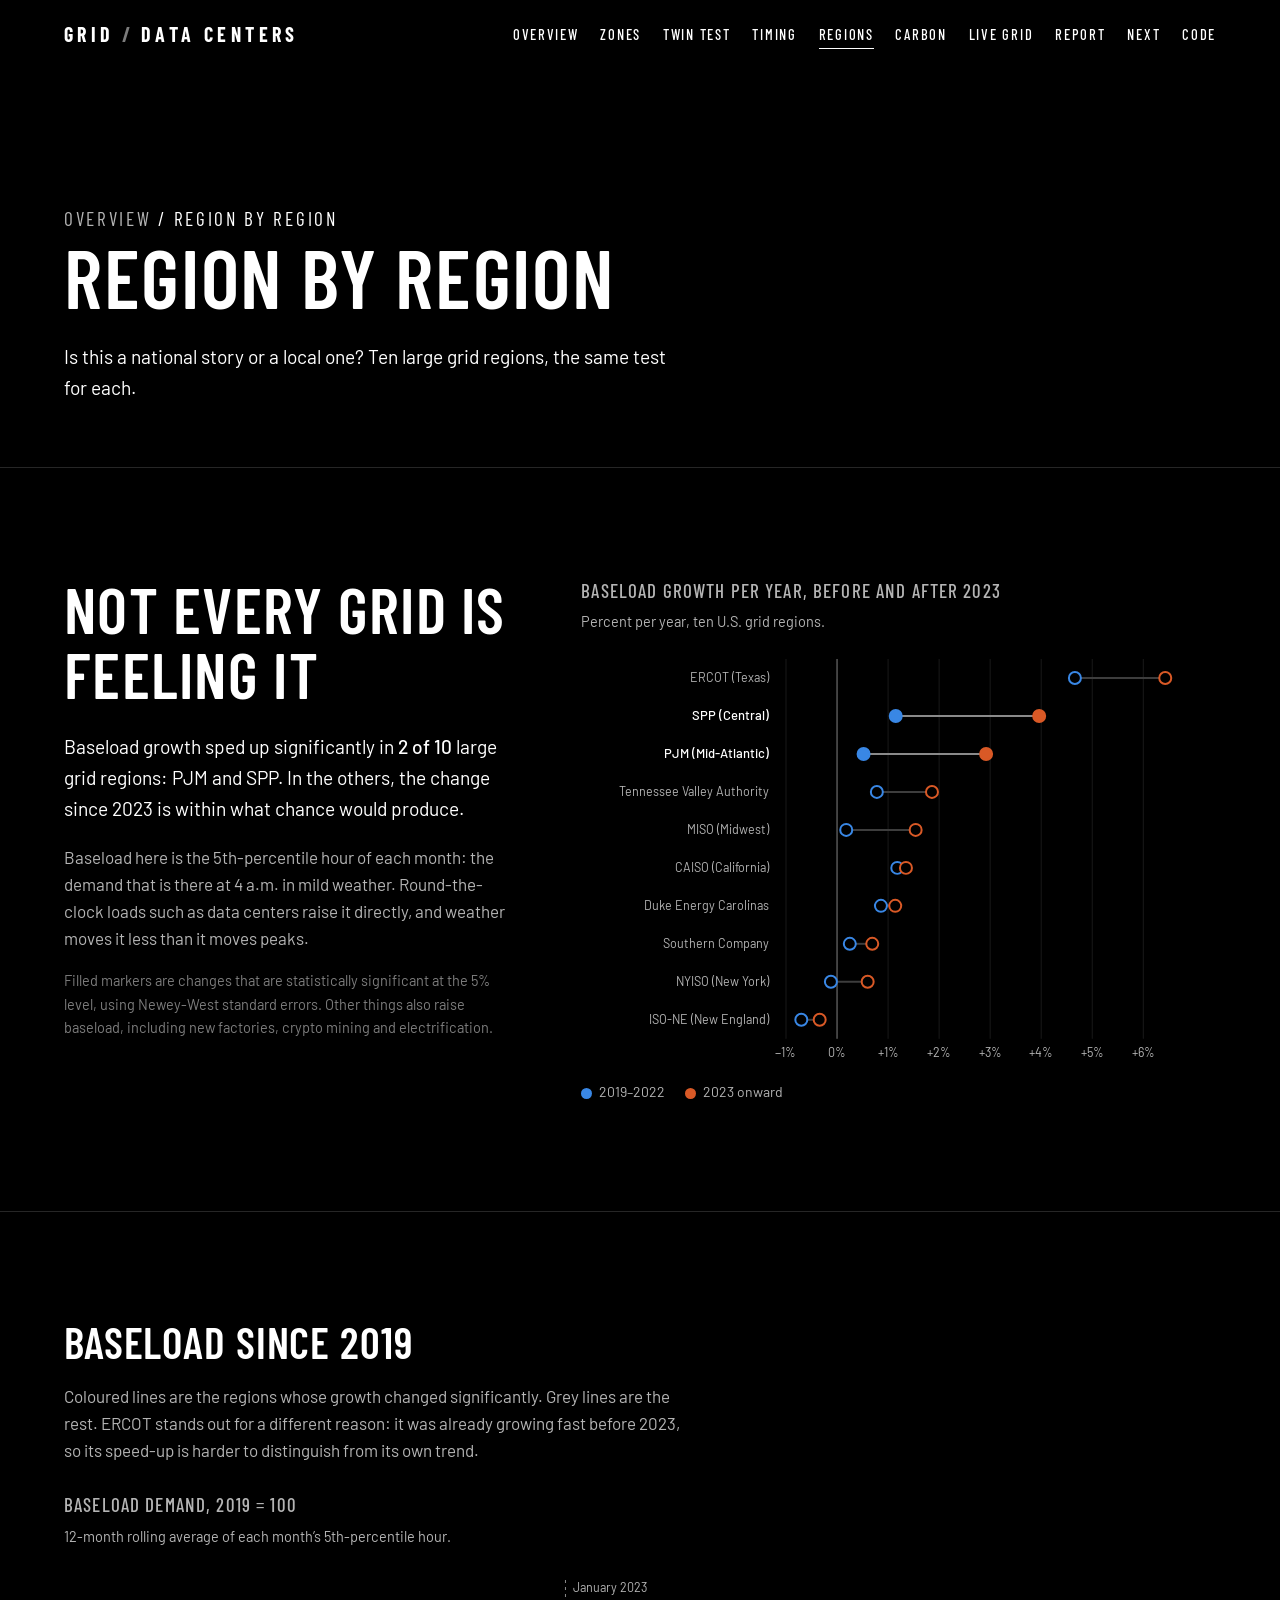
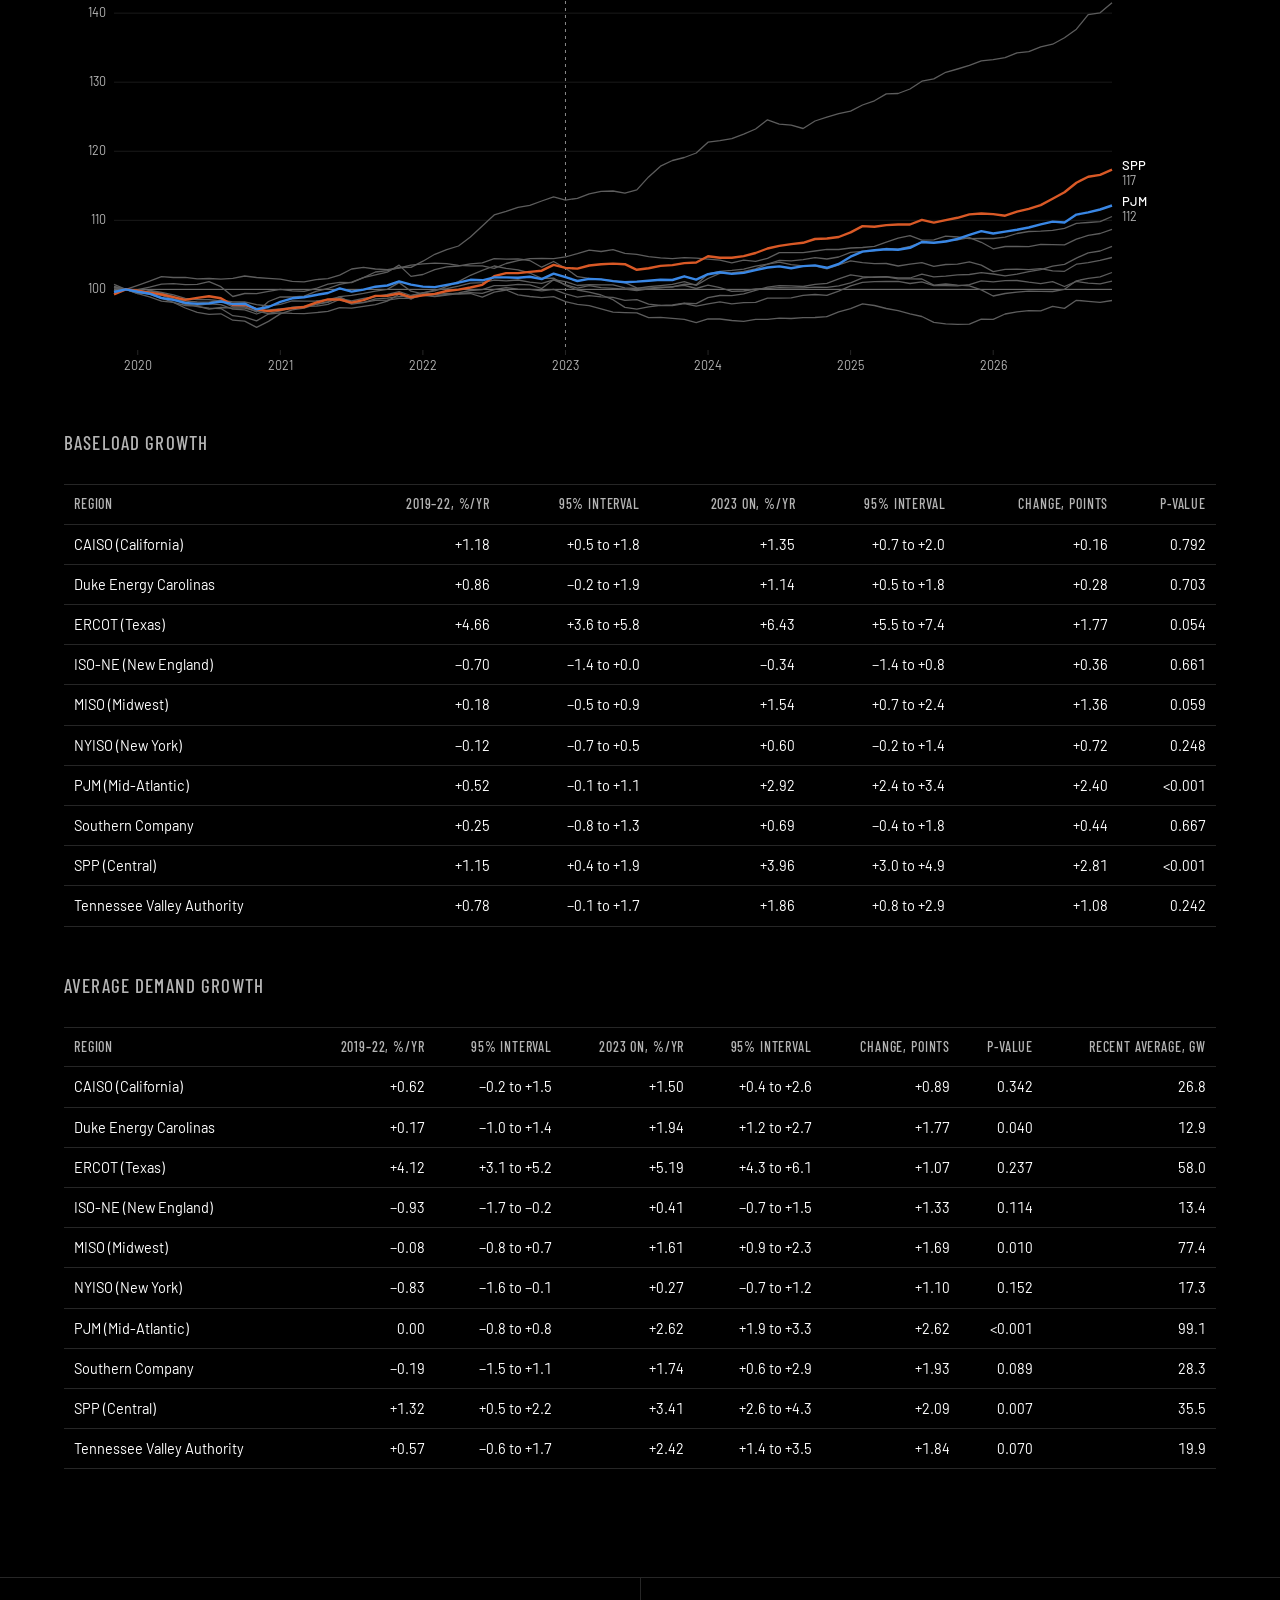
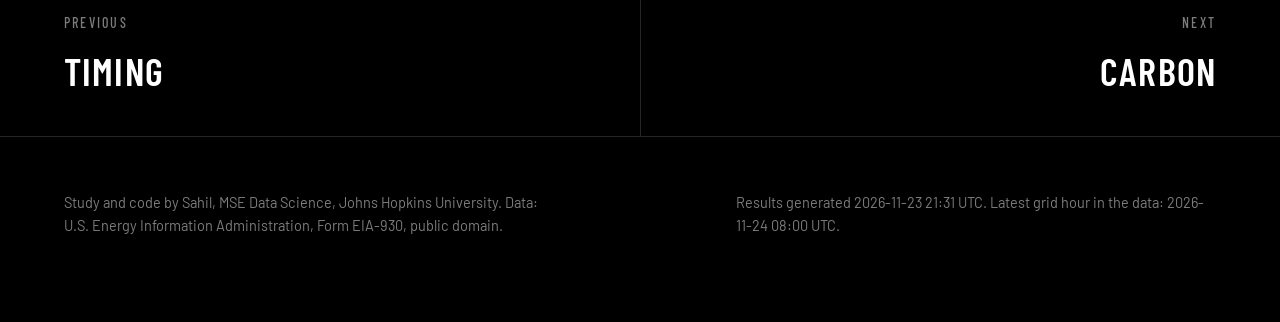
<file: docs/regions.html>
<!DOCTYPE html>
<html lang="en">
<head>
<meta charset="utf-8">
<meta name="viewport" content="width=device-width, initial-scale=1">
<title>Regions | Grid / Data Centers</title>
<meta name="description" content="Baseload growth before and after 2023 across ten U.S. grid regions.">
<link rel="icon" href="data:image/svg+xml,%3Csvg xmlns='http://www.w3.org/2000/svg' viewBox='0 0 32 32'%3E%3Crect width='32' height='32' fill='%23000'/%3E%3Cpath d='M4 22h8l6-4 10-10' fill='none' stroke='%23d95926' stroke-width='3'/%3E%3Cpath d='M4 22h8l6-1 10-2' fill='none' stroke='%233987e5' stroke-width='2'/%3E%3C/svg%3E">
<link rel="preconnect" href="https://fonts.googleapis.com">
<link rel="preconnect" href="https://fonts.gstatic.com" crossorigin>
<link href="https://fonts.googleapis.com/css2?family=Barlow:wght@300;400;500;600&family=Barlow+Condensed:wght@500;600;700&display=swap" rel="stylesheet">
<link rel="stylesheet" href="assets/site.css?v=3">
</head>
<body>
<main>
<header class="pagehead"><p class="crumbs"><a href="index.html">Overview</a> / Region by region</p><h1>Region by region</h1><p>Is this a national story or a local one? Ten large grid regions, the same test for each.</p></header><section class="block">
  <div class="split">
    <div class="text">
      <h2>Not every grid is feeling it</h2>
      <p class="takeaway" id="t-regions"></p>
      <p>Baseload here is the 5th-percentile hour of each month: the demand that is there at 4 a.m. in mild weather. Round-the-clock loads such as data centers raise it directly, and weather moves it less than it moves peaks.</p>
      <p class="fine">Filled markers are changes that are statistically significant at the 5% level, using Newey-West standard errors. Other things also raise baseload, including new factories, crypto mining and electrification.</p>
    </div>
    <div>
      <p class="chart-title">Baseload growth per year, before and after 2023</p>
      <p class="chart-sub">Percent per year, ten U.S. grid regions.</p>
      <div class="chart" id="c-regions"></div>
      <div class="legend-row"><span><i class="sq" style="background:var(--cool);border-radius:50%"></i>2019&ndash;2022</span><span><i class="sq" style="background:var(--hot);border-radius:50%"></i>2023 onward</span></div>
    </div>
  </div>
</section>

<section class="block detail"><h2>Baseload since 2019</h2>
<p>Coloured lines are the regions whose growth changed significantly. Grey lines are the rest. ERCOT stands out for a different reason: it was already growing fast before 2023, so its speed-up is harder to distinguish from its own trend.</p>
<div><p class="chart-title">Baseload demand, 2019 = 100</p><p class="chart-sub">12-month rolling average of each month&rsquo;s 5th-percentile hour.</p><div class="chart" id="c-region-index"></div></div><p class="tablecap">Baseload growth</p><div class="tablewrap"><table class="plain" id="tbl-regions-base"></table></div><p class="tablecap">Average demand growth</p><div class="tablewrap"><table class="plain" id="tbl-regions-mean"></table></div></section>
</main>
<div class="prevnext"></div>
<footer>
  <p>Study and code by Sahil, MSE Data Science, Johns Hopkins University. Data: U.S. Energy Information Administration, Form EIA-930, public domain.</p>
  <p id="f-updated"></p>
</footer>
<script src="assets/site.js?v=3"></script>
<script defer src="https://sahiljangra12.github.io/ask/ask.js" data-site="Grid / Data Centers" data-claude="on"></script>
</body>
</html>
</file>
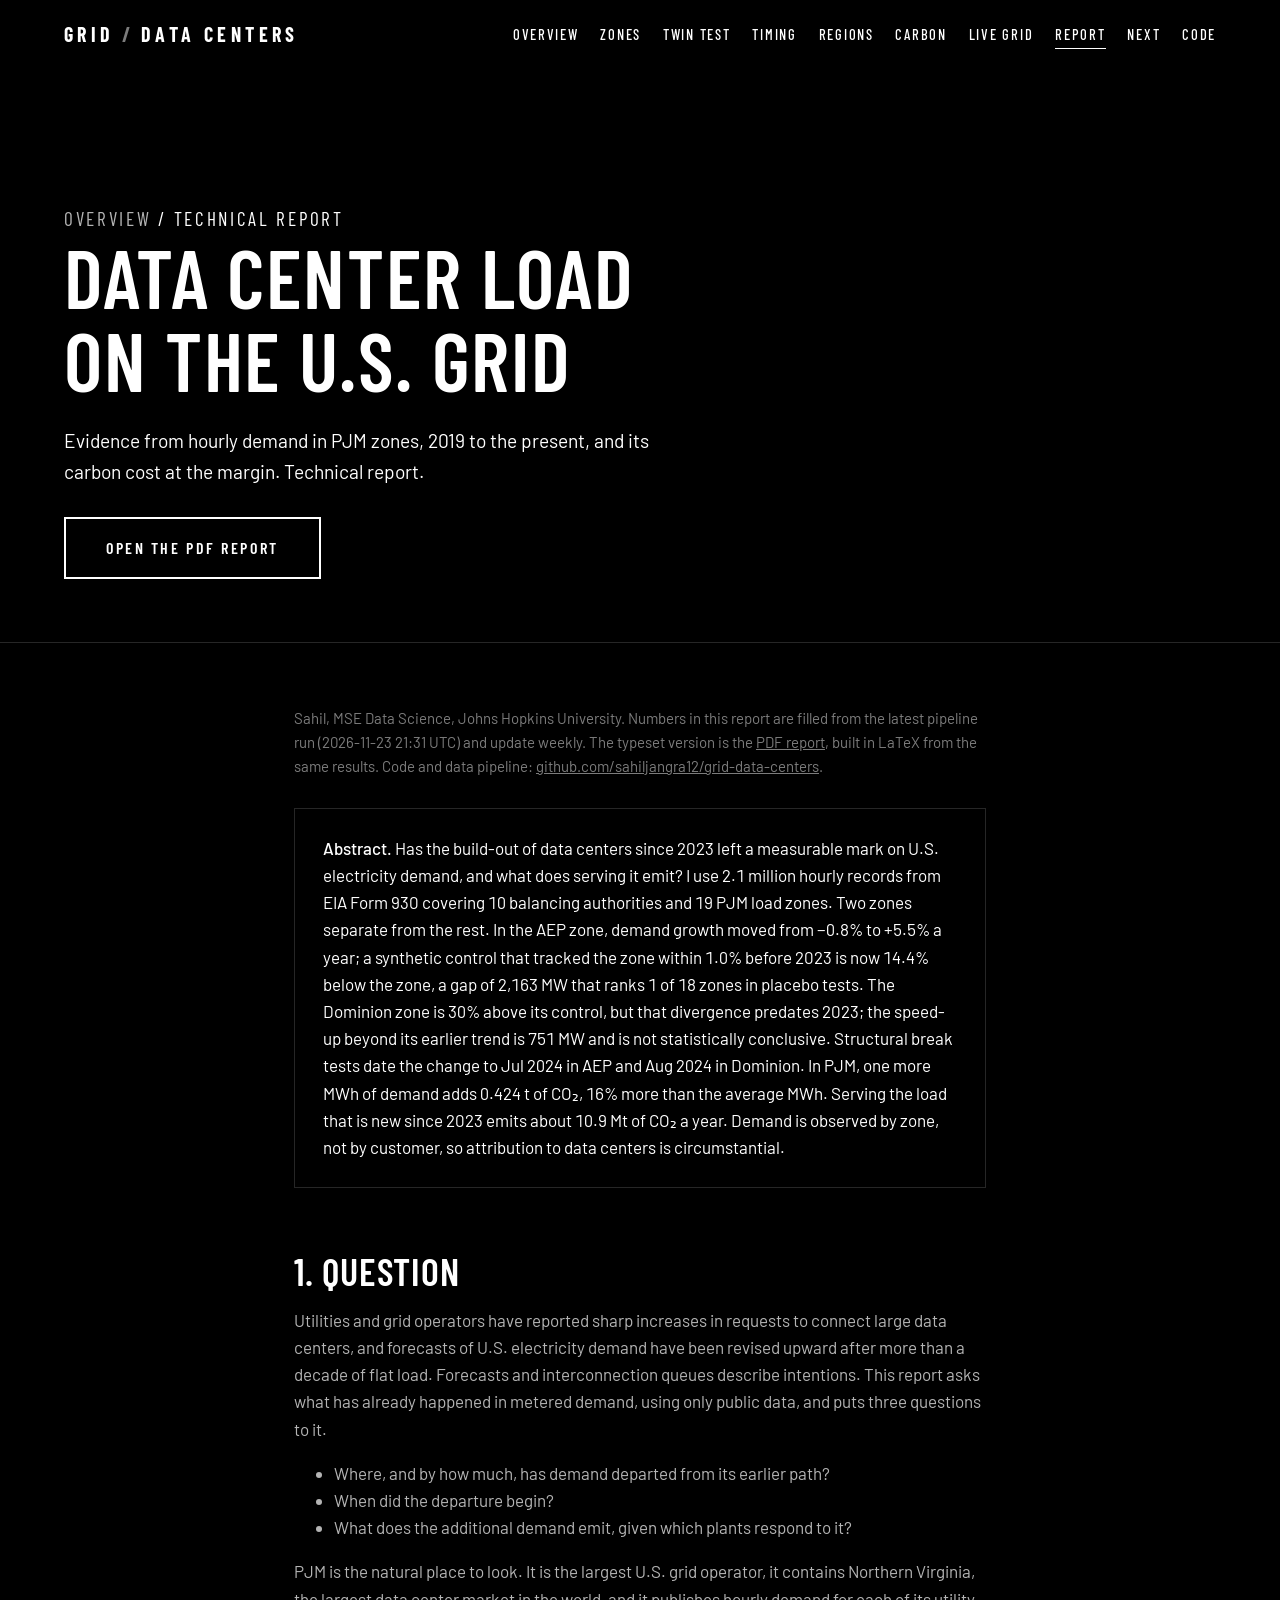
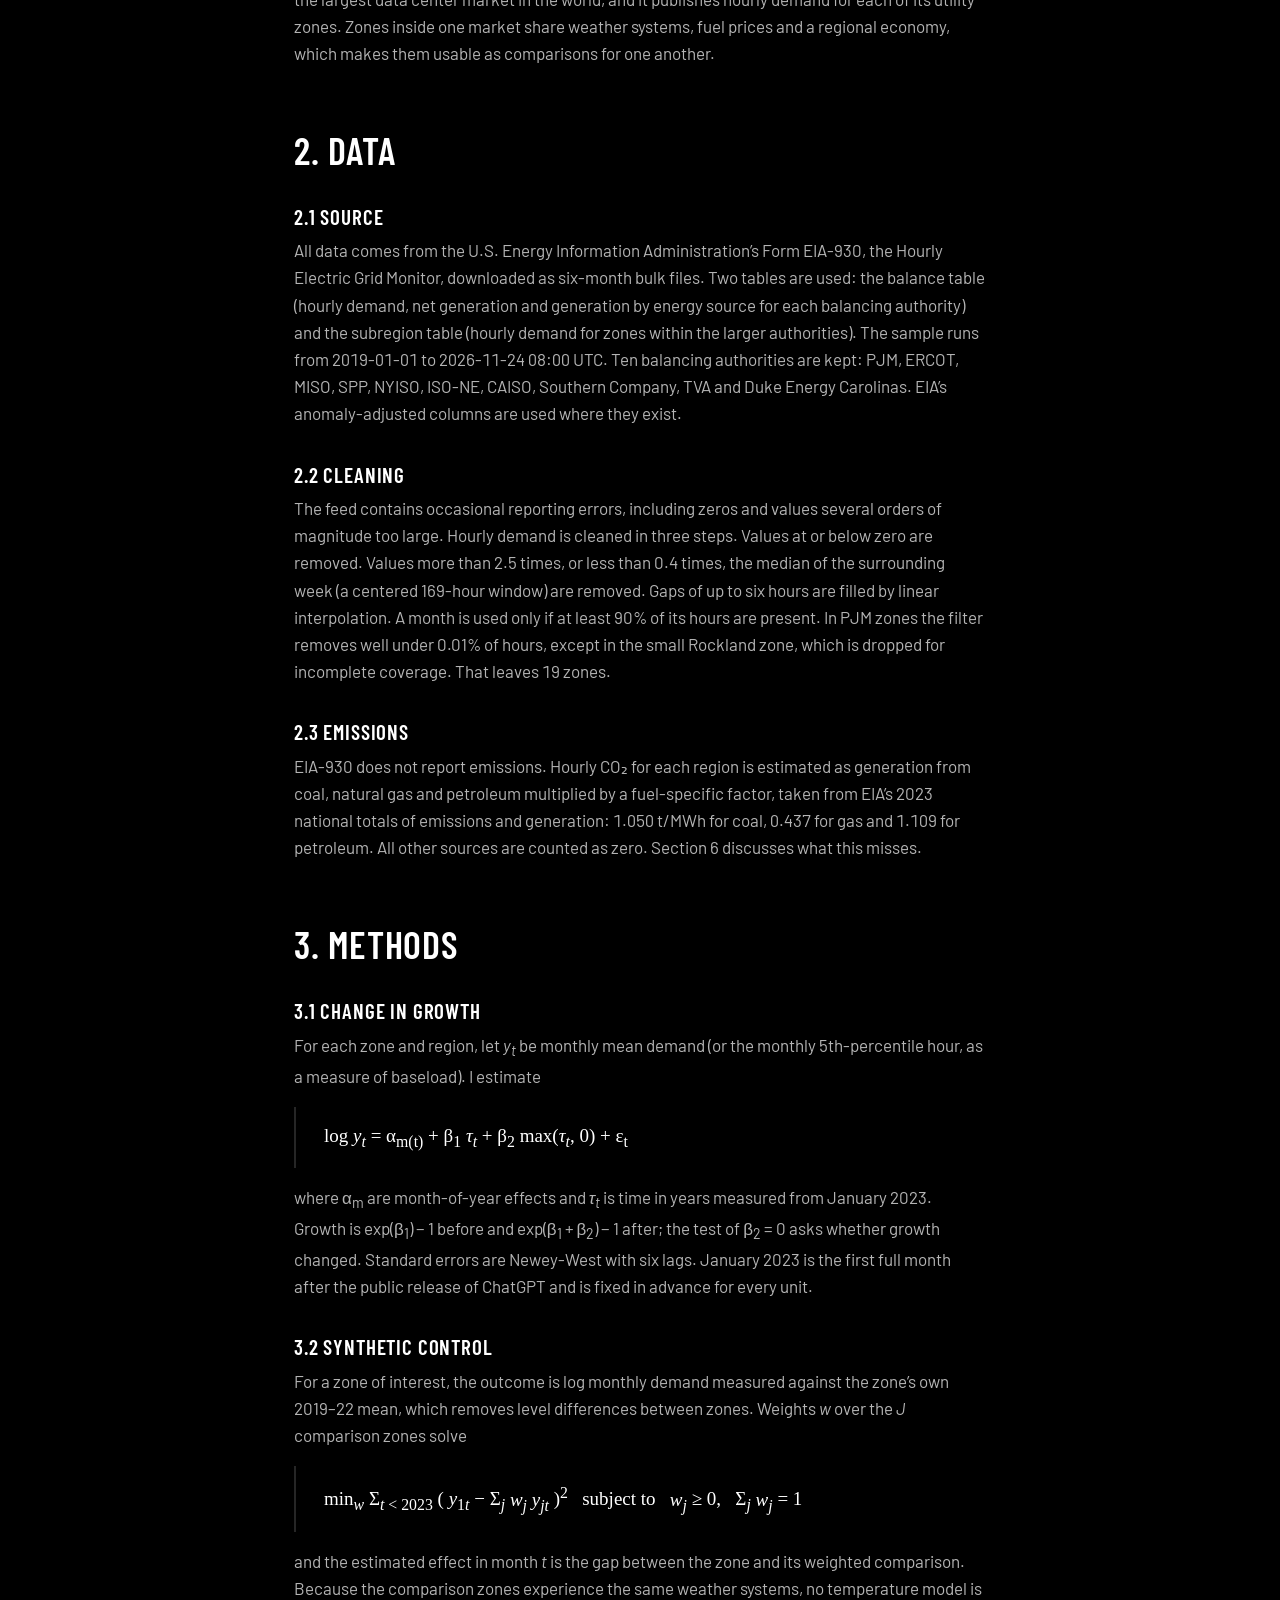
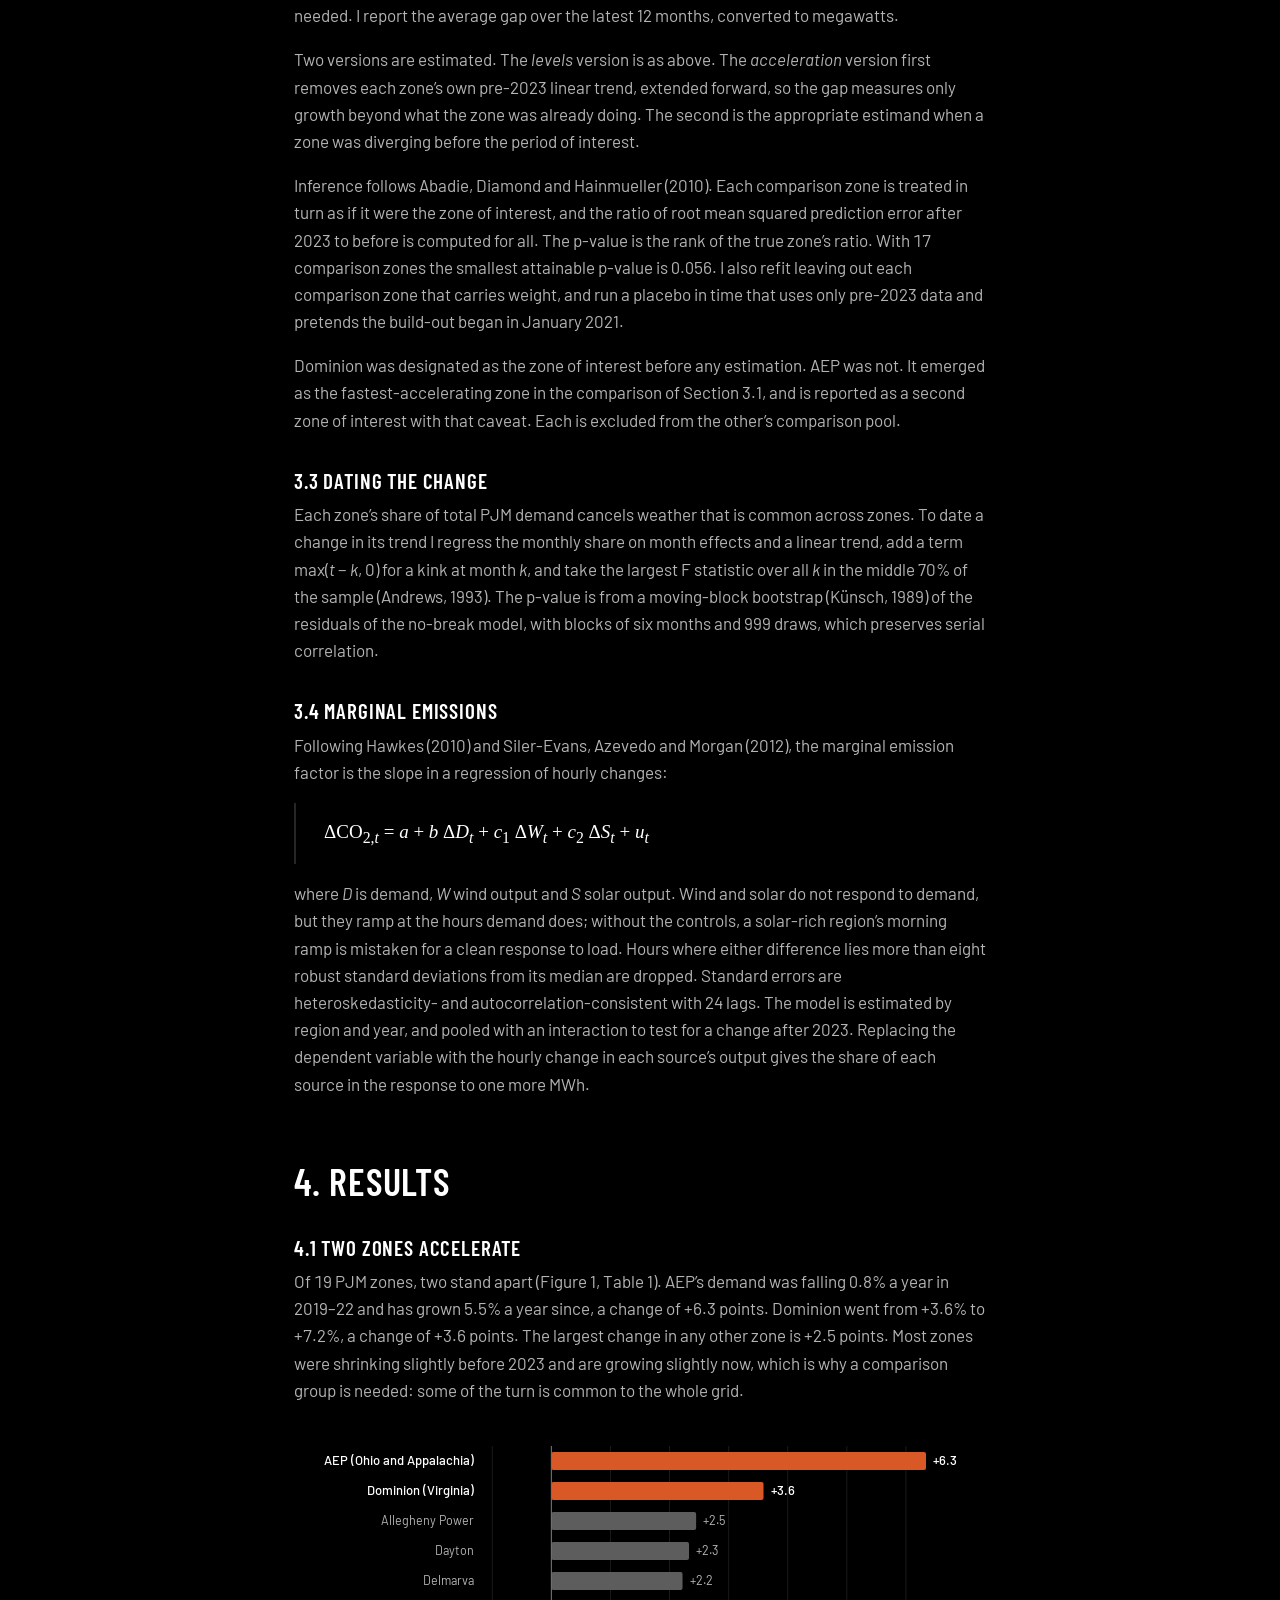
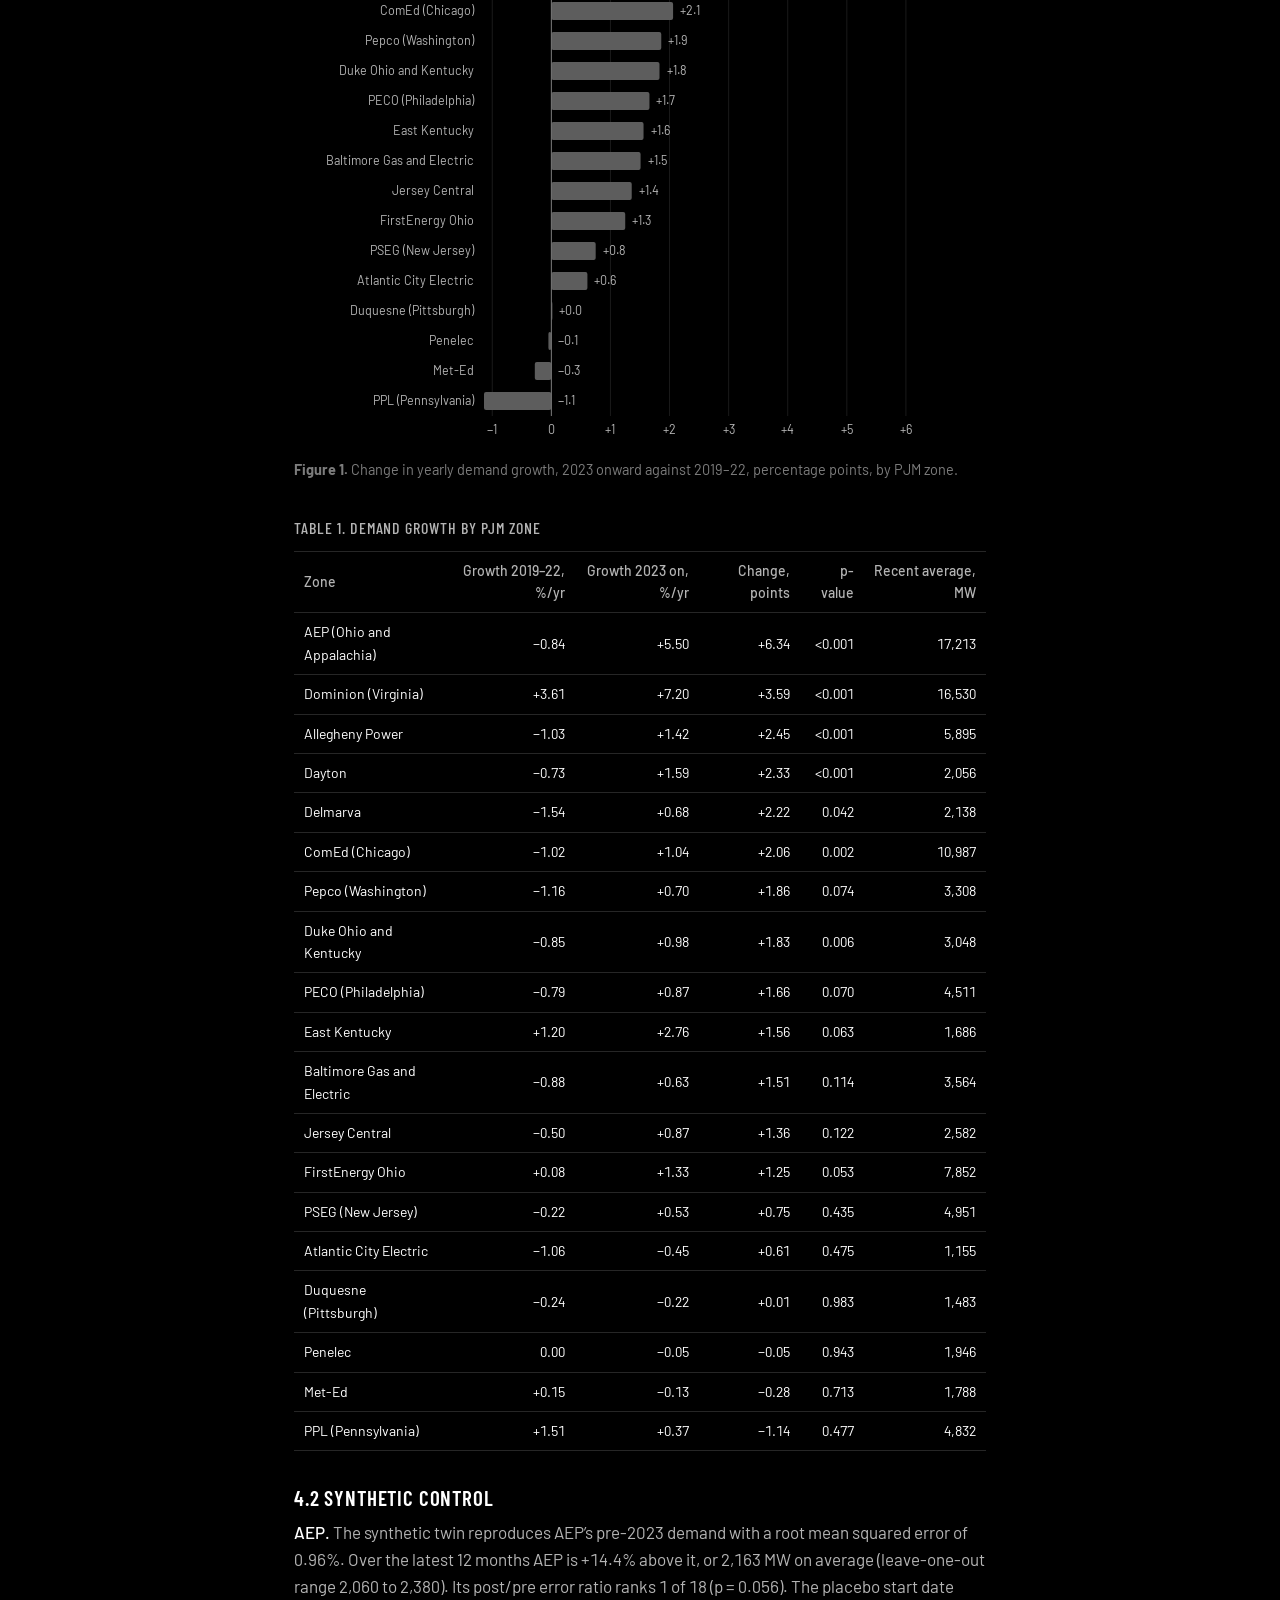
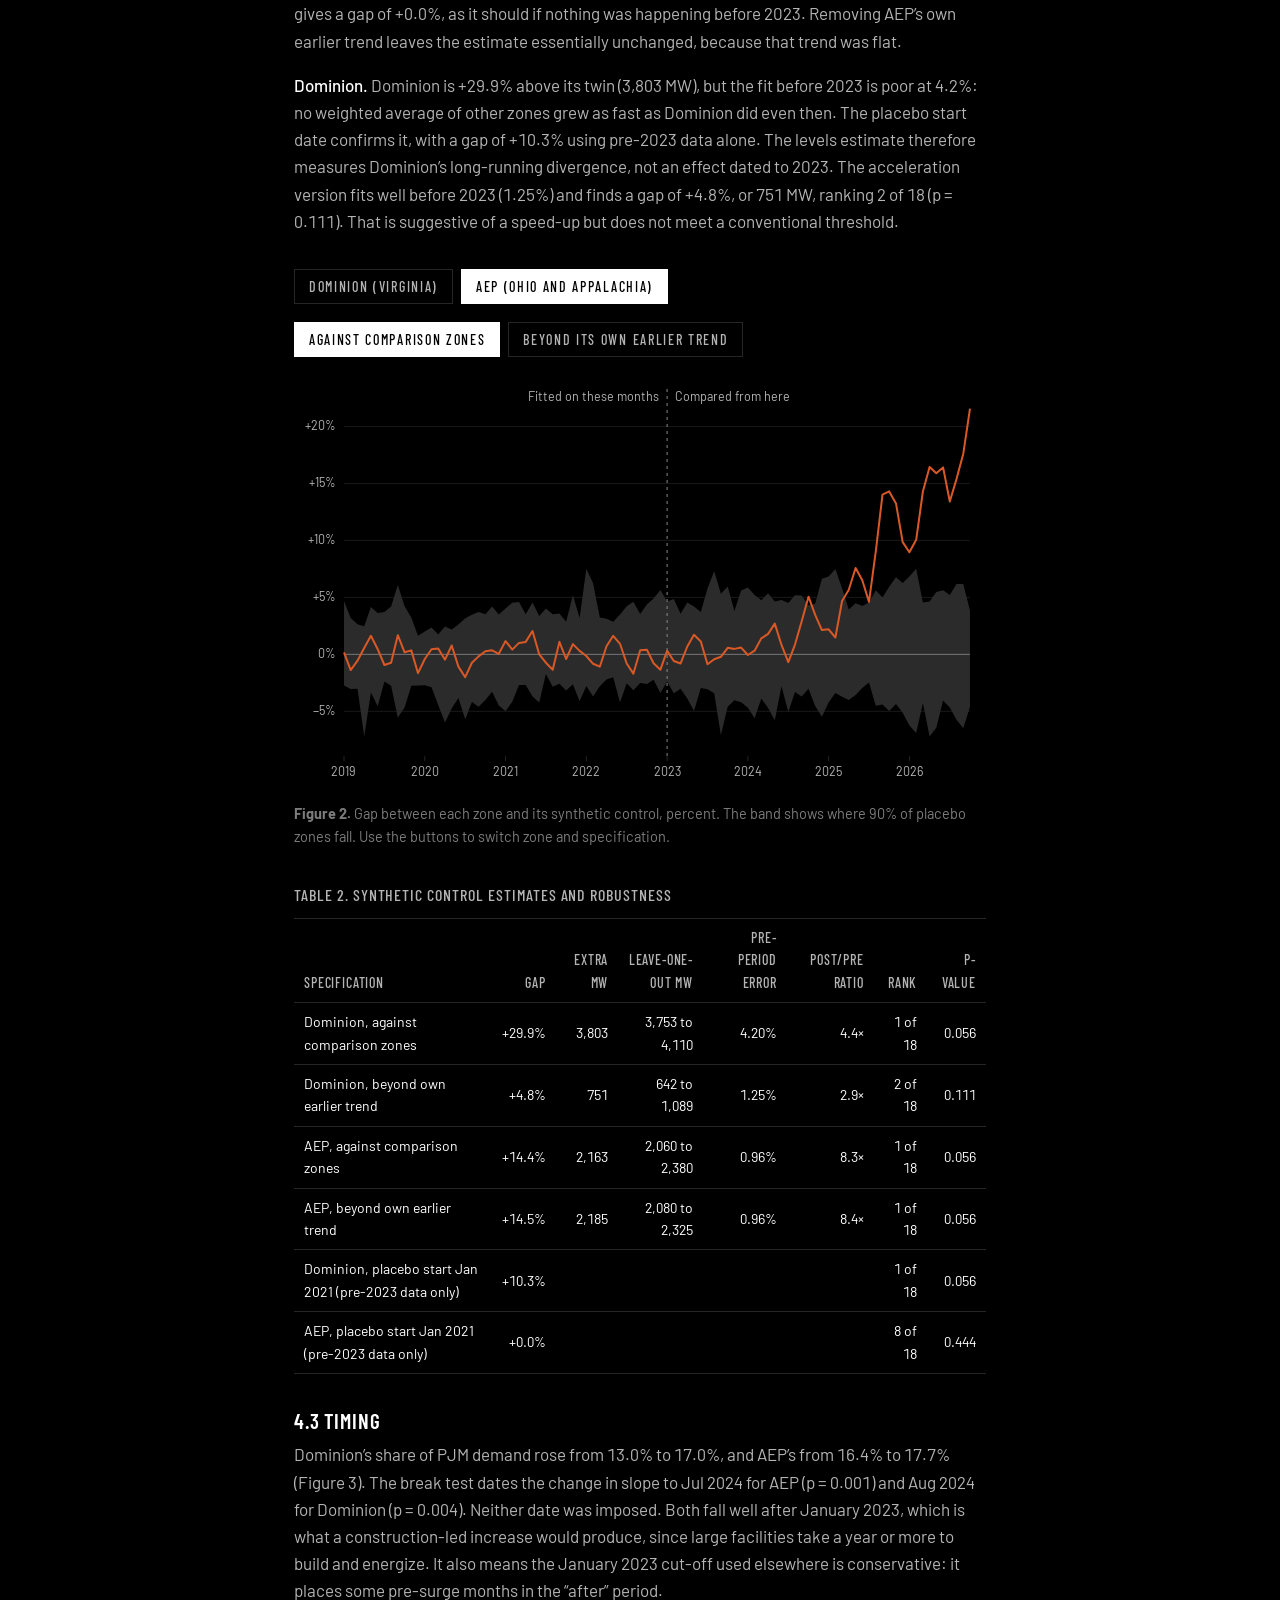
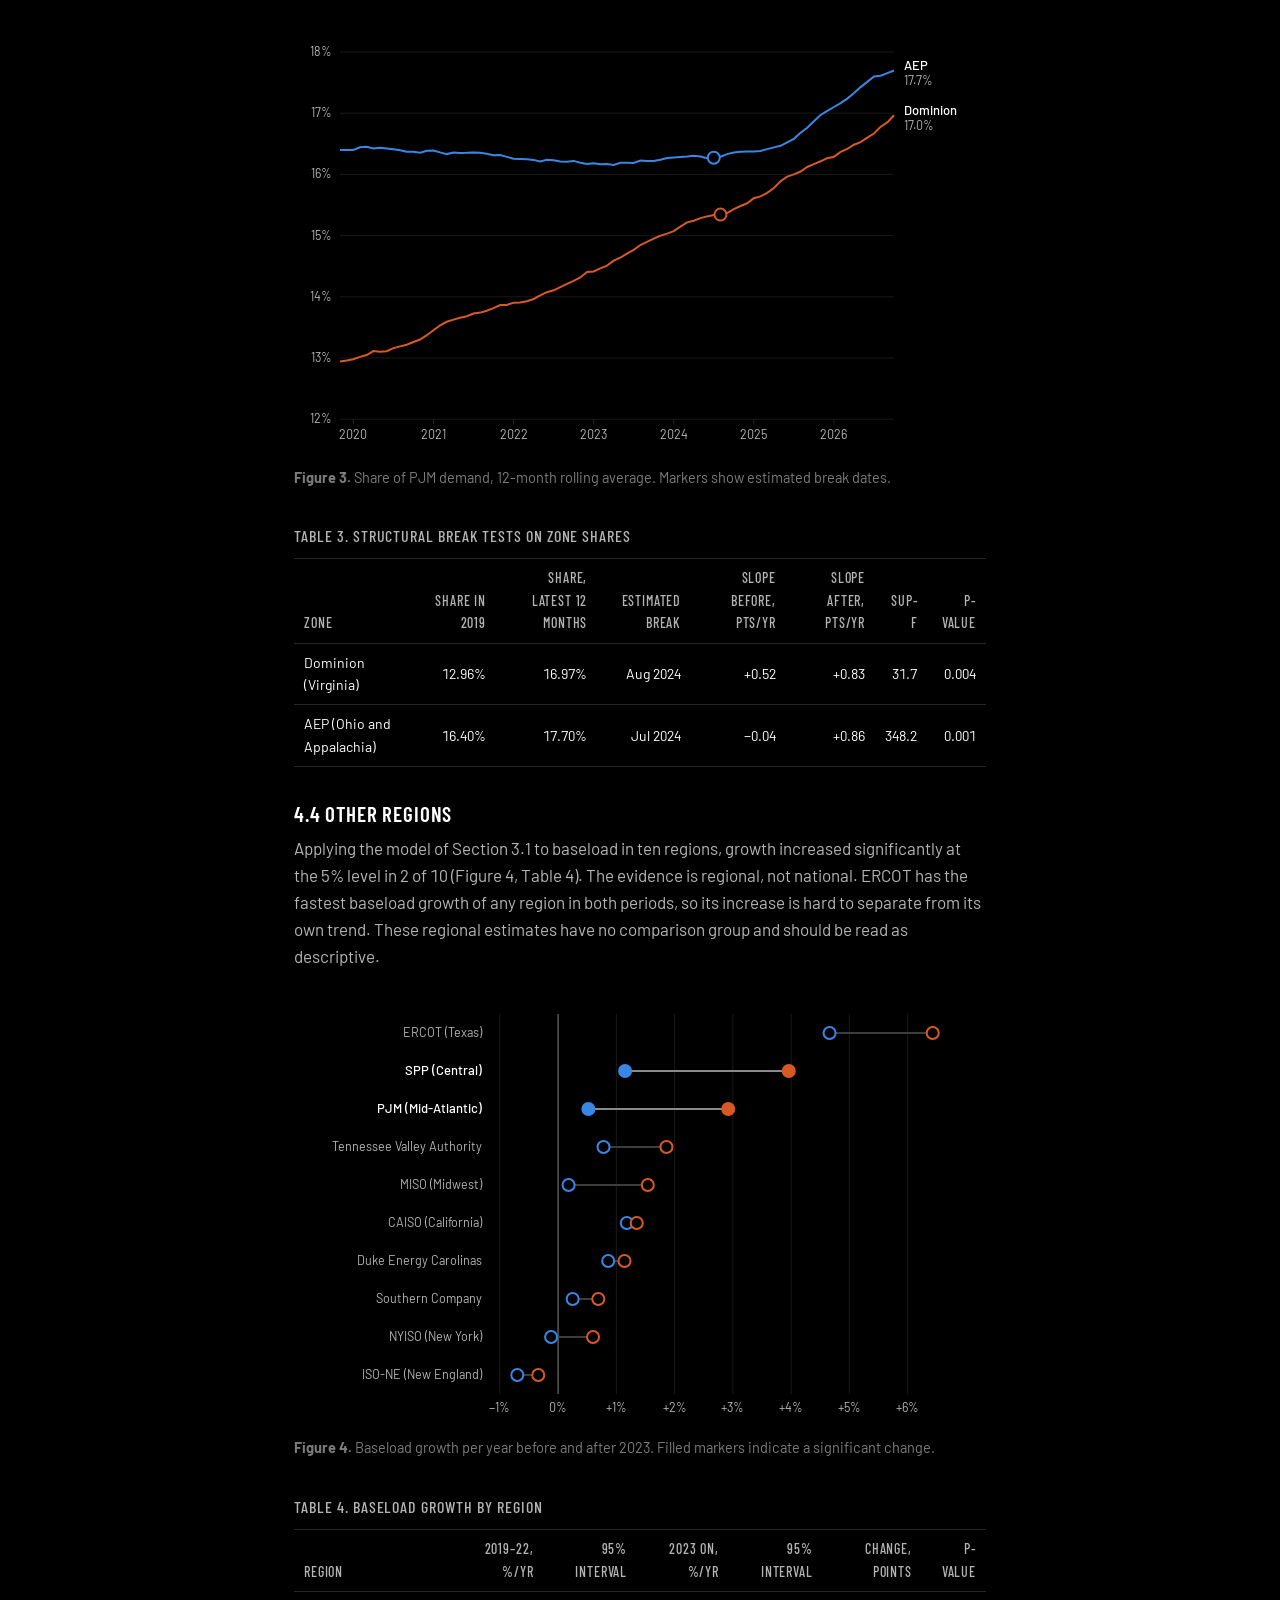
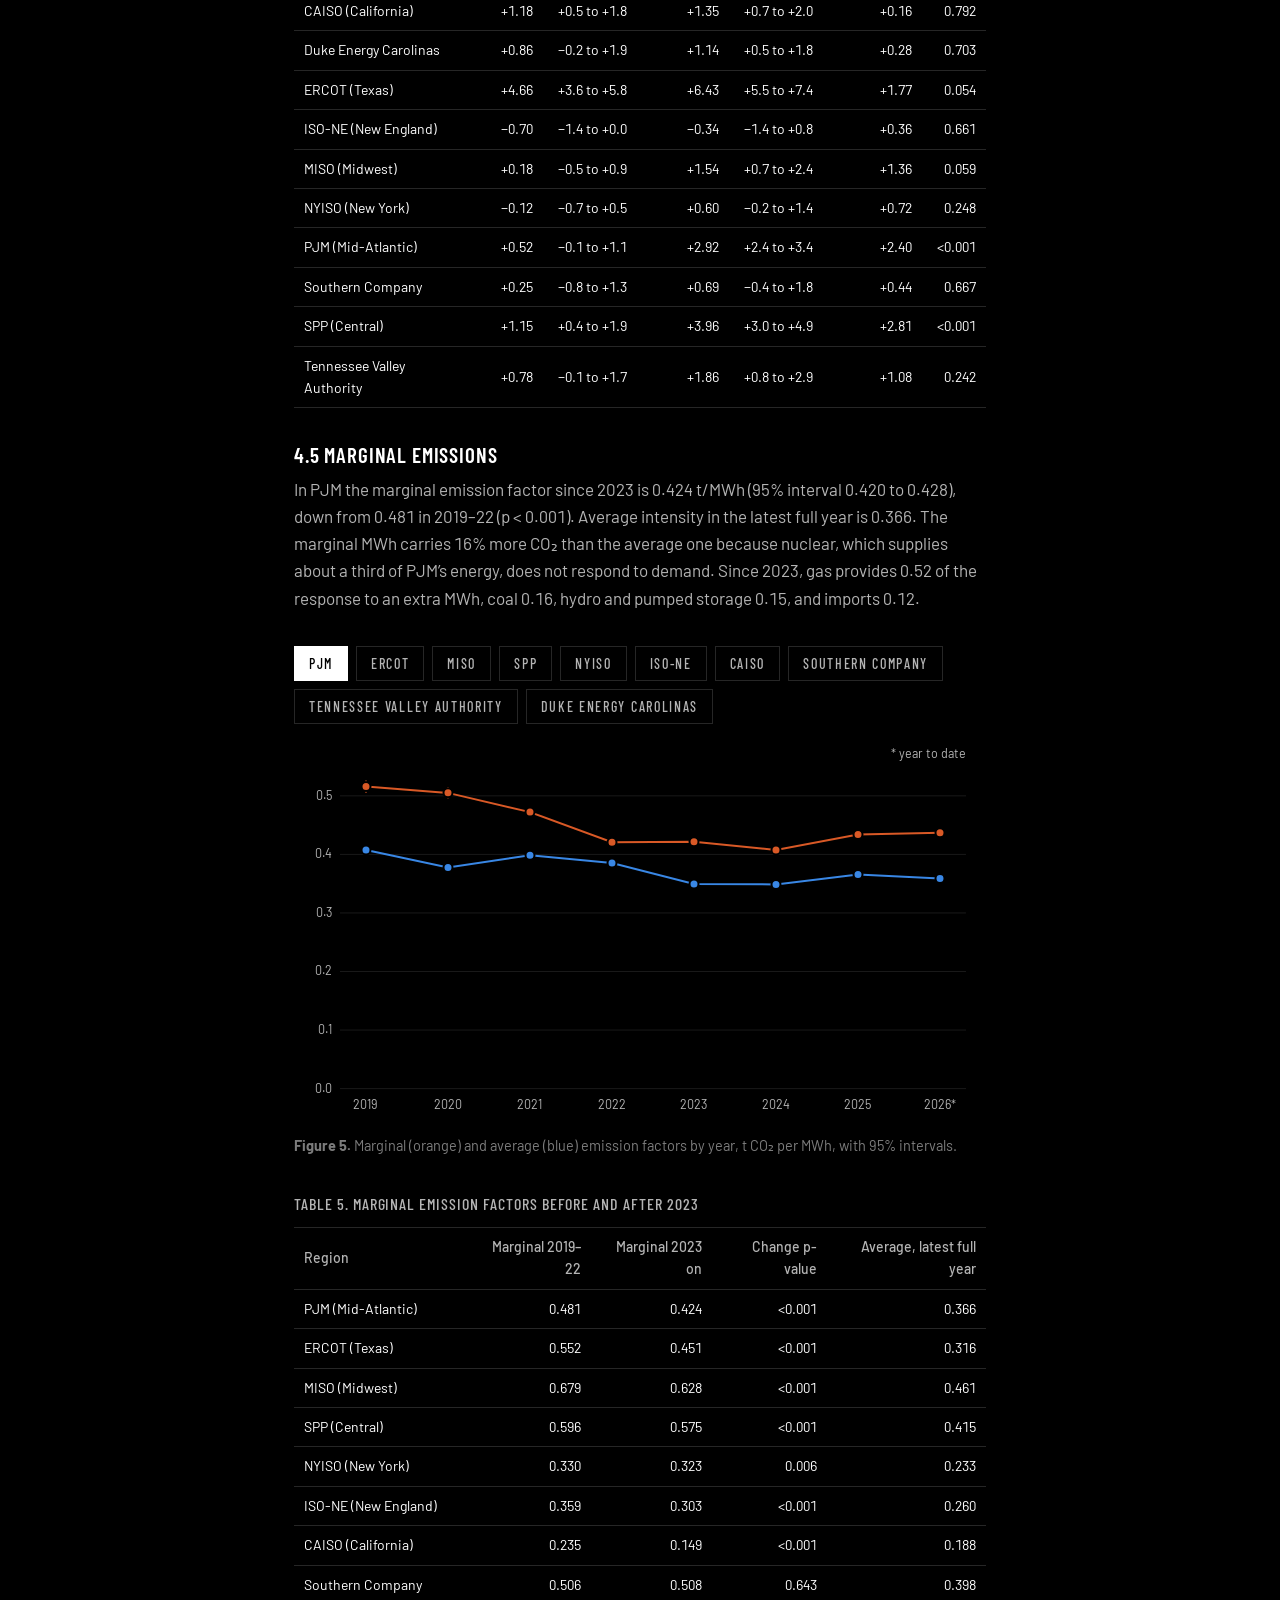
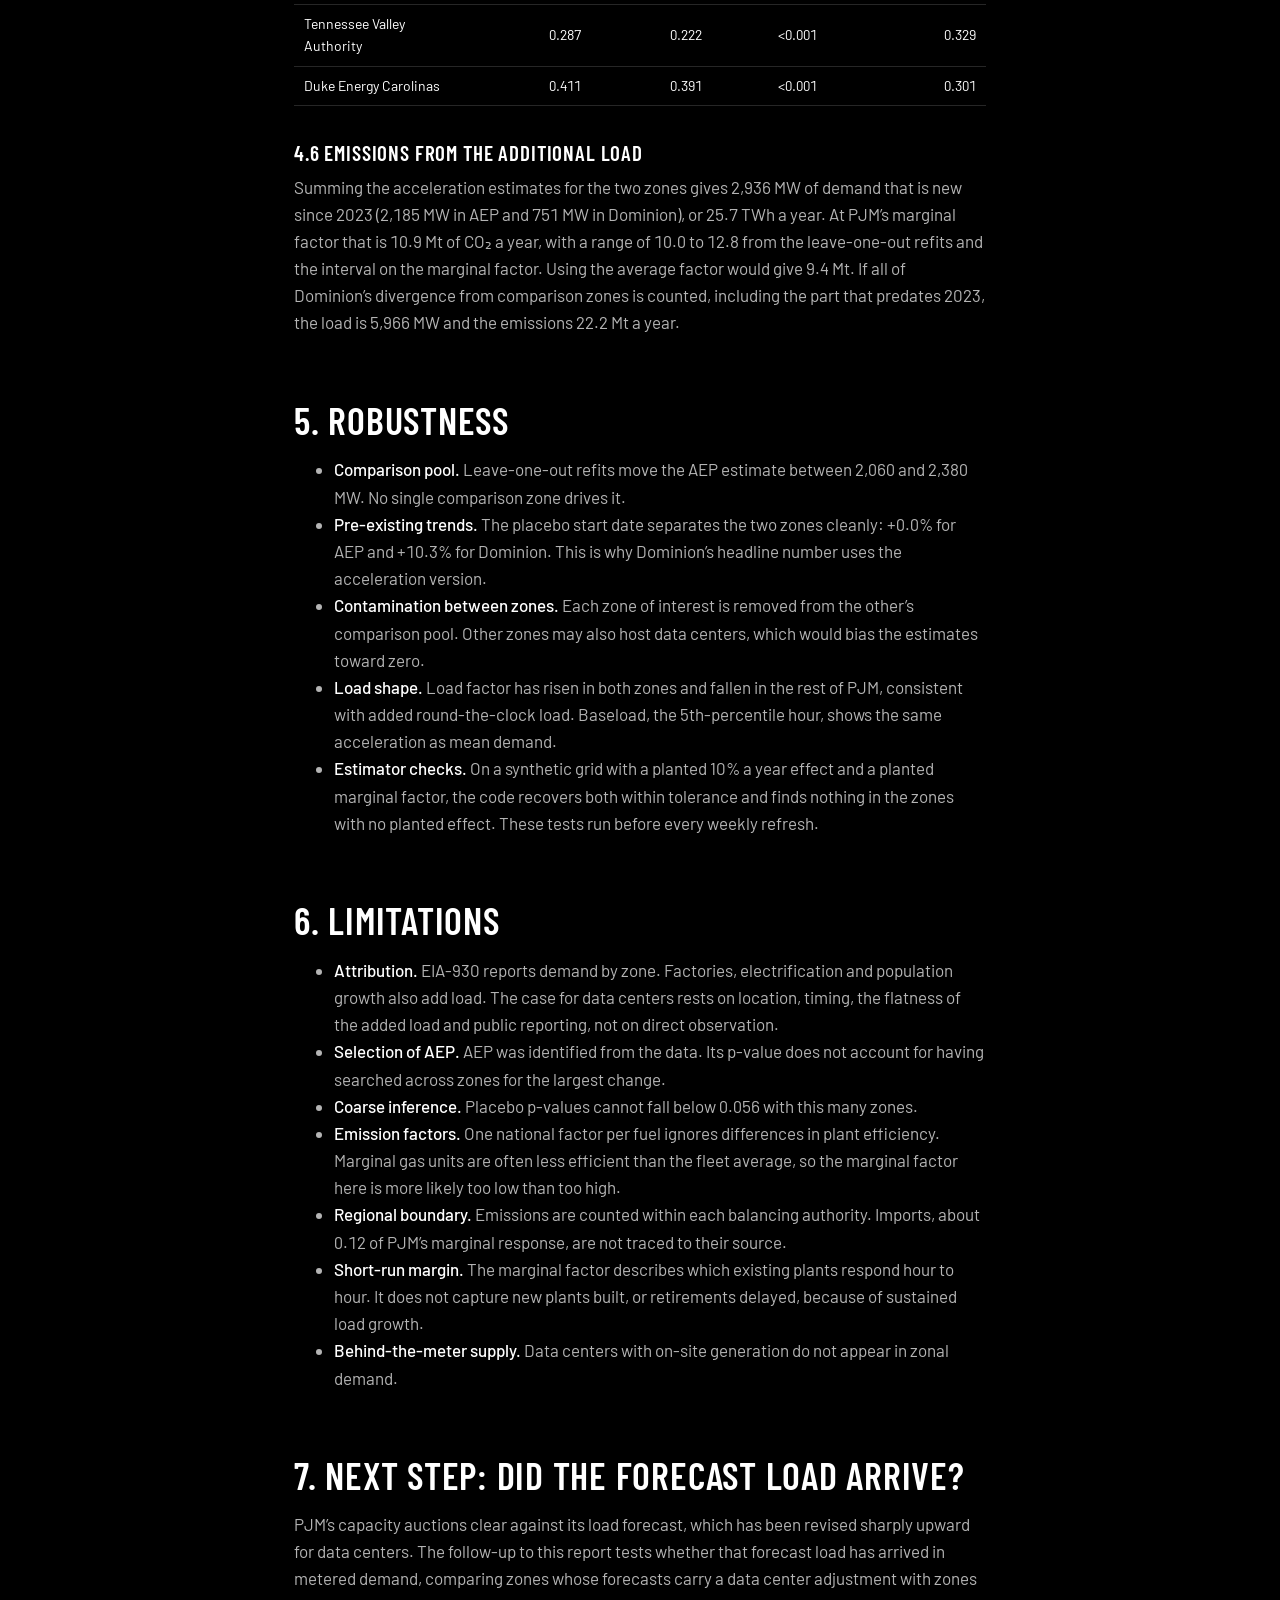
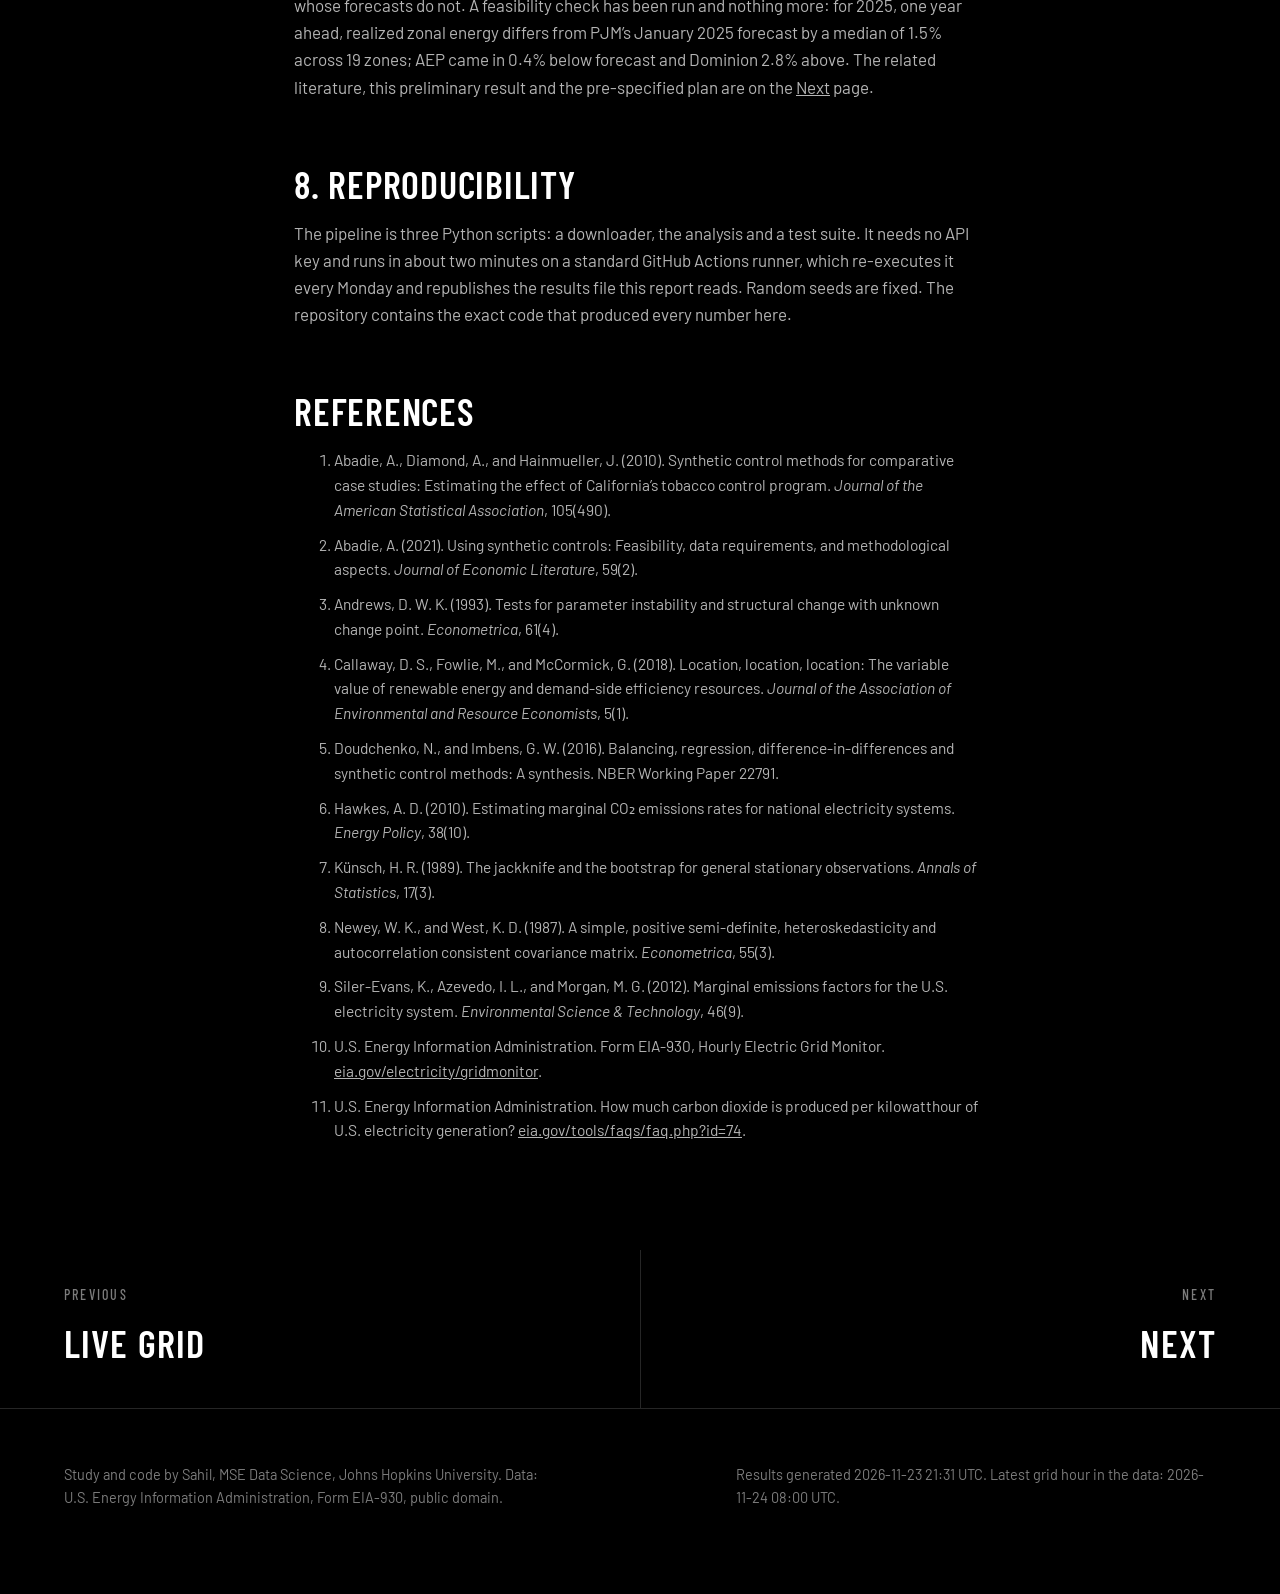
<file: docs/report.html>
<!DOCTYPE html>
<html lang="en">
<head>
<meta charset="utf-8">
<meta name="viewport" content="width=device-width, initial-scale=1">
<title>Technical report | Grid / Data Centers</title>
<meta name="description" content="Technical report: data center load on the U.S. grid, evidence from hourly PJM zone demand and its carbon cost at the margin.">
<link rel="icon" href="data:image/svg+xml,%3Csvg xmlns='http://www.w3.org/2000/svg' viewBox='0 0 32 32'%3E%3Crect width='32' height='32' fill='%23000'/%3E%3Cpath d='M4 22h8l6-4 10-10' fill='none' stroke='%23d95926' stroke-width='3'/%3E%3Cpath d='M4 22h8l6-1 10-2' fill='none' stroke='%233987e5' stroke-width='2'/%3E%3C/svg%3E">
<link rel="preconnect" href="https://fonts.googleapis.com">
<link rel="preconnect" href="https://fonts.gstatic.com" crossorigin>
<link href="https://fonts.googleapis.com/css2?family=Barlow:wght@300;400;500;600&family=Barlow+Condensed:wght@500;600;700&display=swap" rel="stylesheet">
<link rel="stylesheet" href="assets/site.css?v=3">
</head>
<body>
<main>

<header class="pagehead"><p class="crumbs"><a href="index.html">Overview</a> / Technical report</p>
<h1>Data center load on the U.S. grid</h1>
<p>Evidence from hourly demand in PJM zones, 2019 to the present, and its carbon cost at the margin. Technical report.</p><p style="margin-top:30px"><a class="btn" href="report.pdf">Open the PDF report</a></p></header>
<article class="report">
<p class="meta">Sahil, MSE Data Science, Johns Hopkins University. Numbers in this report are filled from the latest pipeline run (<span id="r-run"></span>) and update weekly. The typeset version is the <a href="report.pdf">PDF report</a>, built in LaTeX from the same results. Code and data pipeline: <a href="https://github.com/sahiljangra12/grid-data-centers">github.com/sahiljangra12/grid-data-centers</a>.</p>

<div class="abstract"><p><strong>Abstract.</strong> Has the build-out of data centers since 2023 left a measurable mark on U.S. electricity demand, and what does serving it emit? I use <span class="num" data-v="meta.records_analyzed|m1"></span> million hourly records from EIA Form 930 covering <span class="num" data-v="d.n_regions|0"></span> balancing authorities and <span class="num" data-v="d.n_zones|0"></span> PJM load zones. Two zones separate from the rest. In the AEP zone, demand growth moved from <span class="num" data-v="zt.AEP.mean.growth_before_pct|s1"></span>% to <span class="num" data-v="zt.AEP.mean.growth_after_pct|s1"></span>% a year; a synthetic control that tracked the zone within <span class="num" data-v="synthetic_control.AEP.levels.rmspe_pre_pct|1"></span>% before 2023 is now <span class="num" data-v="synthetic_control.AEP.levels.recent_gap_pct|1"></span>% below the zone, a gap of <span class="num" data-v="synthetic_control.AEP.levels.recent_gap_mw|0"></span> MW that ranks <span class="num" data-v="synthetic_control.AEP.levels.rank|raw"></span> zones in placebo tests. The Dominion zone is <span class="num" data-v="synthetic_control.DOM.levels.recent_gap_pct|0"></span>% above its control, but that divergence predates 2023; the speed-up beyond its earlier trend is <span class="num" data-v="synthetic_control.DOM.acceleration.recent_gap_mw|0"></span> MW and is not statistically conclusive. Structural break tests date the change to <span class="num" data-v="zone_share.AEP.break_test.break_month|mon"></span> in AEP and <span class="num" data-v="zone_share.DOM.break_test.break_month|mon"></span> in Dominion. In PJM, one more MWh of demand adds <span class="num" data-v="headline.pjm_marginal_factor|3"></span> t of CO&#8322;, <span class="num" data-v="headline.marginal_vs_average_pct|0"></span>% more than the average MWh. Serving the load that is new since 2023 emits about <span class="num" data-v="headline.since_2023.mt_co2_per_year|1"></span> Mt of CO&#8322; a year. Demand is observed by zone, not by customer, so attribution to data centers is circumstantial.</p></div>

<h2>1. Question</h2>
<p>Utilities and grid operators have reported sharp increases in requests to connect large data centers, and forecasts of U.S. electricity demand have been revised upward after more than a decade of flat load. Forecasts and interconnection queues describe intentions. This report asks what has already happened in metered demand, using only public data, and puts three questions to it.</p>
<ul><li>Where, and by how much, has demand departed from its earlier path?</li><li>When did the departure begin?</li><li>What does the additional demand emit, given which plants respond to it?</li></ul>
<p>PJM is the natural place to look. It is the largest U.S. grid operator, it contains Northern Virginia, the largest data center market in the world, and it publishes hourly demand for each of its utility zones. Zones inside one market share weather systems, fuel prices and a regional economy, which makes them usable as comparisons for one another.</p>

<h2>2. Data</h2>
<h3>2.1 Source</h3>
<p>All data comes from the U.S. Energy Information Administration&rsquo;s Form EIA-930, the Hourly Electric Grid Monitor, downloaded as six-month bulk files. Two tables are used: the balance table (hourly demand, net generation and generation by energy source for each balancing authority) and the subregion table (hourly demand for zones within the larger authorities). The sample runs from <span class="num" data-v="meta.data_start|raw"></span> to <span class="num" data-v="meta.data_end|raw"></span> UTC. Ten balancing authorities are kept: PJM, ERCOT, MISO, SPP, NYISO, ISO-NE, CAISO, Southern Company, TVA and Duke Energy Carolinas. EIA&rsquo;s anomaly-adjusted columns are used where they exist.</p>
<h3>2.2 Cleaning</h3>
<p>The feed contains occasional reporting errors, including zeros and values several orders of magnitude too large. Hourly demand is cleaned in three steps. Values at or below zero are removed. Values more than 2.5 times, or less than 0.4 times, the median of the surrounding week (a centered 169-hour window) are removed. Gaps of up to six hours are filled by linear interpolation. A month is used only if at least 90% of its hours are present. In PJM zones the filter removes well under 0.01% of hours, except in the small Rockland zone, which is dropped for incomplete coverage. That leaves <span class="num" data-v="d.n_zones|0"></span> zones.</p>
<h3>2.3 Emissions</h3>
<p>EIA-930 does not report emissions. Hourly CO&#8322; for each region is estimated as generation from coal, natural gas and petroleum multiplied by a fuel-specific factor, taken from EIA&rsquo;s 2023 national totals of emissions and generation: <span class="num" data-v="meta.emission_factors_t_per_mwh.coal|3"></span> t/MWh for coal, <span class="num" data-v="meta.emission_factors_t_per_mwh.gas|3"></span> for gas and <span class="num" data-v="meta.emission_factors_t_per_mwh.oil|3"></span> for petroleum. All other sources are counted as zero. Section 6 discusses what this misses.</p>

<h2>3. Methods</h2>
<h3>3.1 Change in growth</h3>
<p>For each zone and region, let <i>y<sub>t</sub></i> be monthly mean demand (or the monthly 5th-percentile hour, as a measure of baseload). I estimate</p>
<div class="eq">log <i>y<sub>t</sub></i> = &alpha;<sub>m(t)</sub> + &beta;<sub>1</sub> <i>&tau;<sub>t</sub></i> + &beta;<sub>2</sub> max(<i>&tau;<sub>t</sub></i>, 0) + &epsilon;<sub>t</sub></div>
<p>where &alpha;<sub>m</sub> are month-of-year effects and <i>&tau;<sub>t</sub></i> is time in years measured from January 2023. Growth is exp(&beta;<sub>1</sub>) &minus; 1 before and exp(&beta;<sub>1</sub> + &beta;<sub>2</sub>) &minus; 1 after; the test of &beta;<sub>2</sub> = 0 asks whether growth changed. Standard errors are Newey-West with six lags. January 2023 is the first full month after the public release of ChatGPT and is fixed in advance for every unit.</p>
<h3>3.2 Synthetic control</h3>
<p>For a zone of interest, the outcome is log monthly demand measured against the zone&rsquo;s own 2019&ndash;22 mean, which removes level differences between zones. Weights <i>w</i> over the <i>J</i> comparison zones solve</p>
<div class="eq">min<sub><i>w</i></sub> &Sigma;<sub><i>t</i> &lt; 2023</sub> ( <i>y</i><sub>1<i>t</i></sub> &minus; &Sigma;<sub><i>j</i></sub> <i>w<sub>j</sub> y<sub>jt</sub></i> )<sup>2</sup> &nbsp; subject to &nbsp; <i>w<sub>j</sub></i> &ge; 0, &nbsp; &Sigma;<sub><i>j</i></sub> <i>w<sub>j</sub></i> = 1</div>
<p>and the estimated effect in month <i>t</i> is the gap between the zone and its weighted comparison. Because the comparison zones experience the same weather systems, no temperature model is needed. I report the average gap over the latest 12 months, converted to megawatts.</p>
<p>Two versions are estimated. The <em>levels</em> version is as above. The <em>acceleration</em> version first removes each zone&rsquo;s own pre-2023 linear trend, extended forward, so the gap measures only growth beyond what the zone was already doing. The second is the appropriate estimand when a zone was diverging before the period of interest.</p>
<p>Inference follows Abadie, Diamond and Hainmueller (2010). Each comparison zone is treated in turn as if it were the zone of interest, and the ratio of root mean squared prediction error after 2023 to before is computed for all. The p-value is the rank of the true zone&rsquo;s ratio. With <span class="num" data-v="d.n_donors|0"></span> comparison zones the smallest attainable p-value is <span class="num" data-v="d.min_p|3"></span>. I also refit leaving out each comparison zone that carries weight, and run a placebo in time that uses only pre-2023 data and pretends the build-out began in January 2021.</p>
<p>Dominion was designated as the zone of interest before any estimation. AEP was not. It emerged as the fastest-accelerating zone in the comparison of Section 3.1, and is reported as a second zone of interest with that caveat. Each is excluded from the other&rsquo;s comparison pool.</p>
<h3>3.3 Dating the change</h3>
<p>Each zone&rsquo;s share of total PJM demand cancels weather that is common across zones. To date a change in its trend I regress the monthly share on month effects and a linear trend, add a term max(<i>t</i> &minus; <i>k</i>, 0) for a kink at month <i>k</i>, and take the largest F statistic over all <i>k</i> in the middle 70% of the sample (Andrews, 1993). The p-value is from a moving-block bootstrap (K&uuml;nsch, 1989) of the residuals of the no-break model, with blocks of six months and 999 draws, which preserves serial correlation.</p>
<h3>3.4 Marginal emissions</h3>
<p>Following Hawkes (2010) and Siler-Evans, Azevedo and Morgan (2012), the marginal emission factor is the slope in a regression of hourly changes:</p>
<div class="eq">&Delta;CO<sub>2,<i>t</i></sub> = <i>a</i> + <i>b</i> &Delta;<i>D<sub>t</sub></i> + <i>c</i><sub>1</sub> &Delta;<i>W<sub>t</sub></i> + <i>c</i><sub>2</sub> &Delta;<i>S<sub>t</sub></i> + <i>u<sub>t</sub></i></div>
<p>where <i>D</i> is demand, <i>W</i> wind output and <i>S</i> solar output. Wind and solar do not respond to demand, but they ramp at the hours demand does; without the controls, a solar-rich region&rsquo;s morning ramp is mistaken for a clean response to load. Hours where either difference lies more than eight robust standard deviations from its median are dropped. Standard errors are heteroskedasticity- and autocorrelation-consistent with 24 lags. The model is estimated by region and year, and pooled with an interaction to test for a change after 2023. Replacing the dependent variable with the hourly change in each source&rsquo;s output gives the share of each source in the response to one more MWh.</p>

<h2>4. Results</h2>
<h3>4.1 Two zones accelerate</h3>
<p>Of <span class="num" data-v="d.n_zones|0"></span> PJM zones, two stand apart (Figure 1, Table 1). AEP&rsquo;s demand was falling <span class="num" data-v="zt.AEP.mean.growth_before_pct|a1"></span>% a year in 2019&ndash;22 and has grown <span class="num" data-v="zt.AEP.mean.growth_after_pct|1"></span>% a year since, a change of <span class="num" data-v="zt.AEP.mean.change_pct_points|s1"></span> points. Dominion went from <span class="num" data-v="zt.DOM.mean.growth_before_pct|s1"></span>% to <span class="num" data-v="zt.DOM.mean.growth_after_pct|s1"></span>%, a change of <span class="num" data-v="zt.DOM.mean.change_pct_points|s1"></span> points. The largest change in any other zone is <span class="num" data-v="d.rest_max|s1"></span> points. Most zones were shrinking slightly before 2023 and are growing slightly now, which is why a comparison group is needed: some of the turn is common to the whole grid.</p>
<figure><div class="chart" id="c-zones"></div><figcaption><strong>Figure 1.</strong> Change in yearly demand growth, 2023 onward against 2019&ndash;22, percentage points, by PJM zone.</figcaption></figure>
<p class="tablecap">Table 1. Demand growth by PJM zone</p><div class="tablewrap"><table class="plain" id="tbl-zones"></table></div>
<h3>4.2 Synthetic control</h3>
<p><strong>AEP.</strong> The synthetic twin reproduces AEP&rsquo;s pre-2023 demand with a root mean squared error of <span class="num" data-v="synthetic_control.AEP.levels.rmspe_pre_pct|2"></span>%. Over the latest 12 months AEP is <span class="num" data-v="synthetic_control.AEP.levels.recent_gap_pct|s1"></span>% above it, or <span class="num" data-v="synthetic_control.AEP.levels.recent_gap_mw|0"></span> MW on average (leave-one-out range <span class="num" data-v="synthetic_control.AEP.levels.recent_gap_mw_leave_one_out.0|0"></span> to <span class="num" data-v="synthetic_control.AEP.levels.recent_gap_mw_leave_one_out.1|0"></span>). Its post/pre error ratio ranks <span class="num" data-v="synthetic_control.AEP.levels.rank|raw"></span> (p = <span class="num" data-v="synthetic_control.AEP.levels.placebo_p_value|3"></span>). The placebo start date gives a gap of <span class="num" data-v="synthetic_control.AEP.levels.placebo_in_time.gap_pct|s1"></span>%, as it should if nothing was happening before 2023. Removing AEP&rsquo;s own earlier trend leaves the estimate essentially unchanged, because that trend was flat.</p>
<p><strong>Dominion.</strong> Dominion is <span class="num" data-v="synthetic_control.DOM.levels.recent_gap_pct|s1"></span>% above its twin (<span class="num" data-v="synthetic_control.DOM.levels.recent_gap_mw|0"></span> MW), but the fit before 2023 is poor at <span class="num" data-v="synthetic_control.DOM.levels.rmspe_pre_pct|1"></span>%: no weighted average of other zones grew as fast as Dominion did even then. The placebo start date confirms it, with a gap of <span class="num" data-v="synthetic_control.DOM.levels.placebo_in_time.gap_pct|s1"></span>% using pre-2023 data alone. The levels estimate therefore measures Dominion&rsquo;s long-running divergence, not an effect dated to 2023. The acceleration version fits well before 2023 (<span class="num" data-v="synthetic_control.DOM.acceleration.rmspe_pre_pct|2"></span>%) and finds a gap of <span class="num" data-v="synthetic_control.DOM.acceleration.recent_gap_pct|s1"></span>%, or <span class="num" data-v="synthetic_control.DOM.acceleration.recent_gap_mw|0"></span> MW, ranking <span class="num" data-v="synthetic_control.DOM.acceleration.rank|raw"></span> (p = <span class="num" data-v="synthetic_control.DOM.acceleration.placebo_p_value|3"></span>). That is suggestive of a speed-up but does not meet a conventional threshold.</p>
<figure><div class="controls" id="scm-zone"></div><div class="controls" id="scm-kind"></div><div class="chart" id="c-scm"></div><figcaption><strong>Figure 2.</strong> Gap between each zone and its synthetic control, percent. The band shows where 90% of placebo zones fall. Use the buttons to switch zone and specification.</figcaption></figure>
<p class="tablecap">Table 2. Synthetic control estimates and robustness</p><div class="tablewrap"><table class="plain" id="tbl-robust"></table></div>
<h3>4.3 Timing</h3>
<p>Dominion&rsquo;s share of PJM demand rose from <span class="num" data-v="zone_share.DOM.first_year_avg_pct|1"></span>% to <span class="num" data-v="zone_share.DOM.latest_12m_avg_pct|1"></span>%, and AEP&rsquo;s from <span class="num" data-v="zone_share.AEP.first_year_avg_pct|1"></span>% to <span class="num" data-v="zone_share.AEP.latest_12m_avg_pct|1"></span>% (Figure 3). The break test dates the change in slope to <span class="num" data-v="zone_share.AEP.break_test.break_month|mon"></span> for AEP (<span class="num" data-v="zone_share.AEP.break_test.p_value|p"></span>) and <span class="num" data-v="zone_share.DOM.break_test.break_month|mon"></span> for Dominion (<span class="num" data-v="zone_share.DOM.break_test.p_value|p"></span>). Neither date was imposed. Both fall well after January 2023, which is what a construction-led increase would produce, since large facilities take a year or more to build and energize. It also means the January 2023 cut-off used elsewhere is conservative: it places some pre-surge months in the &ldquo;after&rdquo; period.</p>
<figure><div class="chart" id="c-share"></div><figcaption><strong>Figure 3.</strong> Share of PJM demand, 12-month rolling average. Markers show estimated break dates.</figcaption></figure>
<p class="tablecap">Table 3. Structural break tests on zone shares</p><div class="tablewrap"><table class="plain" id="tbl-break"></table></div>
<h3>4.4 Other regions</h3>
<p>Applying the model of Section 3.1 to baseload in ten regions, growth increased significantly at the 5% level in <span class="num" data-v="d.n_sig|0"></span> of <span class="num" data-v="d.n_regions|0"></span> (Figure 4, Table 4). The evidence is regional, not national. ERCOT has the fastest baseload growth of any region in both periods, so its increase is hard to separate from its own trend. These regional estimates have no comparison group and should be read as descriptive.</p>
<figure><div class="chart" id="c-regions"></div><figcaption><strong>Figure 4.</strong> Baseload growth per year before and after 2023. Filled markers indicate a significant change.</figcaption></figure>
<p class="tablecap">Table 4. Baseload growth by region</p><div class="tablewrap"><table class="plain" id="tbl-regions-base"></table></div>
<h3>4.5 Marginal emissions</h3>
<p>In PJM the marginal emission factor since 2023 is <span class="num" data-v="emissions.PJM.change_test.after|3"></span> t/MWh (95% interval <span class="num" data-v="emissions.PJM.change_test.after_ci.0|3"></span> to <span class="num" data-v="emissions.PJM.change_test.after_ci.1|3"></span>), down from <span class="num" data-v="emissions.PJM.change_test.before|3"></span> in 2019&ndash;22 (<span class="num" data-v="emissions.PJM.change_test.p_value|p"></span>). Average intensity in the latest full year is <span class="num" data-v="headline.pjm_average_factor|3"></span>. The marginal MWh carries <span class="num" data-v="headline.marginal_vs_average_pct|0"></span>% more CO&#8322; than the average one because nuclear, which supplies about a third of PJM&rsquo;s energy, does not respond to demand. Since 2023, gas provides <span class="num" data-v="emissions.PJM.marginal_mix_after.gas|2"></span> of the response to an extra MWh, coal <span class="num" data-v="emissions.PJM.marginal_mix_after.coal|2"></span>, hydro and pumped storage <span class="num" data-v="emissions.PJM.marginal_mix_after.hydro|2"></span>, and imports <span class="num" data-v="emissions.PJM.marginal_mix_after.imports|2"></span>.</p>
<figure><div class="controls" id="mef-region"></div><div class="chart" id="c-mef"></div><figcaption><strong>Figure 5.</strong> Marginal (orange) and average (blue) emission factors by year, t CO&#8322; per MWh, with 95% intervals.</figcaption></figure>
<p class="tablecap">Table 5. Marginal emission factors before and after 2023</p><div class="tablewrap"><table class="plain" id="tbl-mef"></table></div>
<h3>4.6 Emissions from the additional load</h3>
<p>Summing the acceleration estimates for the two zones gives <span class="num" data-v="headline.since_2023.extra_load_mw|0"></span> MW of demand that is new since 2023 (<span class="num" data-v="headline.since_2023.by_zone_mw.AEP|0"></span> MW in AEP and <span class="num" data-v="headline.since_2023.by_zone_mw.DOM|0"></span> MW in Dominion), or <span class="num" data-v="headline.since_2023.extra_twh_per_year|1"></span> TWh a year. At PJM&rsquo;s marginal factor that is <span class="num" data-v="headline.since_2023.mt_co2_per_year|1"></span> Mt of CO&#8322; a year, with a range of <span class="num" data-v="headline.since_2023.mt_co2_range.0|1"></span> to <span class="num" data-v="headline.since_2023.mt_co2_range.1|1"></span> from the leave-one-out refits and the interval on the marginal factor. Using the average factor would give <span class="num" data-v="headline.since_2023.mt_co2_if_average_factor|1"></span> Mt. If all of Dominion&rsquo;s divergence from comparison zones is counted, including the part that predates 2023, the load is <span class="num" data-v="headline.since_baseline.extra_load_mw|0"></span> MW and the emissions <span class="num" data-v="headline.since_baseline.mt_co2_per_year|1"></span> Mt a year.</p>

<h2>5. Robustness</h2>
<ul>
<li><strong>Comparison pool.</strong> Leave-one-out refits move the AEP estimate between <span class="num" data-v="synthetic_control.AEP.levels.recent_gap_mw_leave_one_out.0|0"></span> and <span class="num" data-v="synthetic_control.AEP.levels.recent_gap_mw_leave_one_out.1|0"></span> MW. No single comparison zone drives it.</li>
<li><strong>Pre-existing trends.</strong> The placebo start date separates the two zones cleanly: <span class="num" data-v="synthetic_control.AEP.levels.placebo_in_time.gap_pct|s1"></span>% for AEP and <span class="num" data-v="synthetic_control.DOM.levels.placebo_in_time.gap_pct|s1"></span>% for Dominion. This is why Dominion&rsquo;s headline number uses the acceleration version.</li>
<li><strong>Contamination between zones.</strong> Each zone of interest is removed from the other&rsquo;s comparison pool. Other zones may also host data centers, which would bias the estimates toward zero.</li>
<li><strong>Load shape.</strong> Load factor has risen in both zones and fallen in the rest of PJM, consistent with added round-the-clock load. Baseload, the 5th-percentile hour, shows the same acceleration as mean demand.</li>
<li><strong>Estimator checks.</strong> On a synthetic grid with a planted 10% a year effect and a planted marginal factor, the code recovers both within tolerance and finds nothing in the zones with no planted effect. These tests run before every weekly refresh.</li>
</ul>

<h2>6. Limitations</h2>
<ul>
<li><strong>Attribution.</strong> EIA-930 reports demand by zone. Factories, electrification and population growth also add load. The case for data centers rests on location, timing, the flatness of the added load and public reporting, not on direct observation.</li>
<li><strong>Selection of AEP.</strong> AEP was identified from the data. Its p-value does not account for having searched across zones for the largest change.</li>
<li><strong>Coarse inference.</strong> Placebo p-values cannot fall below <span class="num" data-v="d.min_p|3"></span> with this many zones.</li>
<li><strong>Emission factors.</strong> One national factor per fuel ignores differences in plant efficiency. Marginal gas units are often less efficient than the fleet average, so the marginal factor here is more likely too low than too high.</li>
<li><strong>Regional boundary.</strong> Emissions are counted within each balancing authority. Imports, about <span class="num" data-v="emissions.PJM.marginal_mix_after.imports|2"></span> of PJM&rsquo;s marginal response, are not traced to their source.</li>
<li><strong>Short-run margin.</strong> The marginal factor describes which existing plants respond hour to hour. It does not capture new plants built, or retirements delayed, because of sustained load growth.</li>
<li><strong>Behind-the-meter supply.</strong> Data centers with on-site generation do not appear in zonal demand.</li>
</ul>

<h2>7. Next step: did the forecast load arrive?</h2>
<p>PJM&rsquo;s capacity auctions clear against its load forecast, which has been revised sharply upward for data centers. The follow-up to this report tests whether that forecast load has arrived in metered demand, comparing zones whose forecasts carry a data center adjustment with zones whose forecasts do not. A feasibility check has been run and nothing more: for 2025, one year ahead, realized zonal energy differs from PJM&rsquo;s January 2025 forecast by a median of 1.5% across 19 zones; AEP came in 0.4% below forecast and Dominion 2.8% above. The related literature, this preliminary result and the pre-specified plan are on the <a href="next.html">Next</a> page.</p>
<h2>8. Reproducibility</h2>
<p>The pipeline is three Python scripts: a downloader, the analysis and a test suite. It needs no API key and runs in about two minutes on a standard GitHub Actions runner, which re-executes it every Monday and republishes the results file this report reads. Random seeds are fixed. The repository contains the exact code that produced every number here.</p>

<h2>References</h2>
<ol class="refs">
<li>Abadie, A., Diamond, A., and Hainmueller, J. (2010). Synthetic control methods for comparative case studies: Estimating the effect of California&rsquo;s tobacco control program. <i>Journal of the American Statistical Association</i>, 105(490).</li>
<li>Abadie, A. (2021). Using synthetic controls: Feasibility, data requirements, and methodological aspects. <i>Journal of Economic Literature</i>, 59(2).</li>
<li>Andrews, D. W. K. (1993). Tests for parameter instability and structural change with unknown change point. <i>Econometrica</i>, 61(4).</li>
<li>Callaway, D. S., Fowlie, M., and McCormick, G. (2018). Location, location, location: The variable value of renewable energy and demand-side efficiency resources. <i>Journal of the Association of Environmental and Resource Economists</i>, 5(1).</li>
<li>Doudchenko, N., and Imbens, G. W. (2016). Balancing, regression, difference-in-differences and synthetic control methods: A synthesis. NBER Working Paper 22791.</li>
<li>Hawkes, A. D. (2010). Estimating marginal CO&#8322; emissions rates for national electricity systems. <i>Energy Policy</i>, 38(10).</li>
<li>K&uuml;nsch, H. R. (1989). The jackknife and the bootstrap for general stationary observations. <i>Annals of Statistics</i>, 17(3).</li>
<li>Newey, W. K., and West, K. D. (1987). A simple, positive semi-definite, heteroskedasticity and autocorrelation consistent covariance matrix. <i>Econometrica</i>, 55(3).</li>
<li>Siler-Evans, K., Azevedo, I. L., and Morgan, M. G. (2012). Marginal emissions factors for the U.S. electricity system. <i>Environmental Science &amp; Technology</i>, 46(9).</li>
<li>U.S. Energy Information Administration. Form EIA-930, Hourly Electric Grid Monitor. <a href="https://www.eia.gov/electricity/gridmonitor/">eia.gov/electricity/gridmonitor</a>.</li>
<li>U.S. Energy Information Administration. How much carbon dioxide is produced per kilowatthour of U.S. electricity generation? <a href="https://www.eia.gov/tools/faqs/faq.php?id=74">eia.gov/tools/faqs/faq.php?id=74</a>.</li>
</ol>
</article>
</main>
<div class="prevnext"></div>
<footer>
  <p>Study and code by Sahil, MSE Data Science, Johns Hopkins University. Data: U.S. Energy Information Administration, Form EIA-930, public domain.</p>
  <p id="f-updated"></p>
</footer>
<script src="assets/site.js?v=3"></script>
<script defer src="https://sahiljangra12.github.io/ask/ask.js" data-site="Grid / Data Centers" data-claude="on"></script>
</body>
</html>
</file>
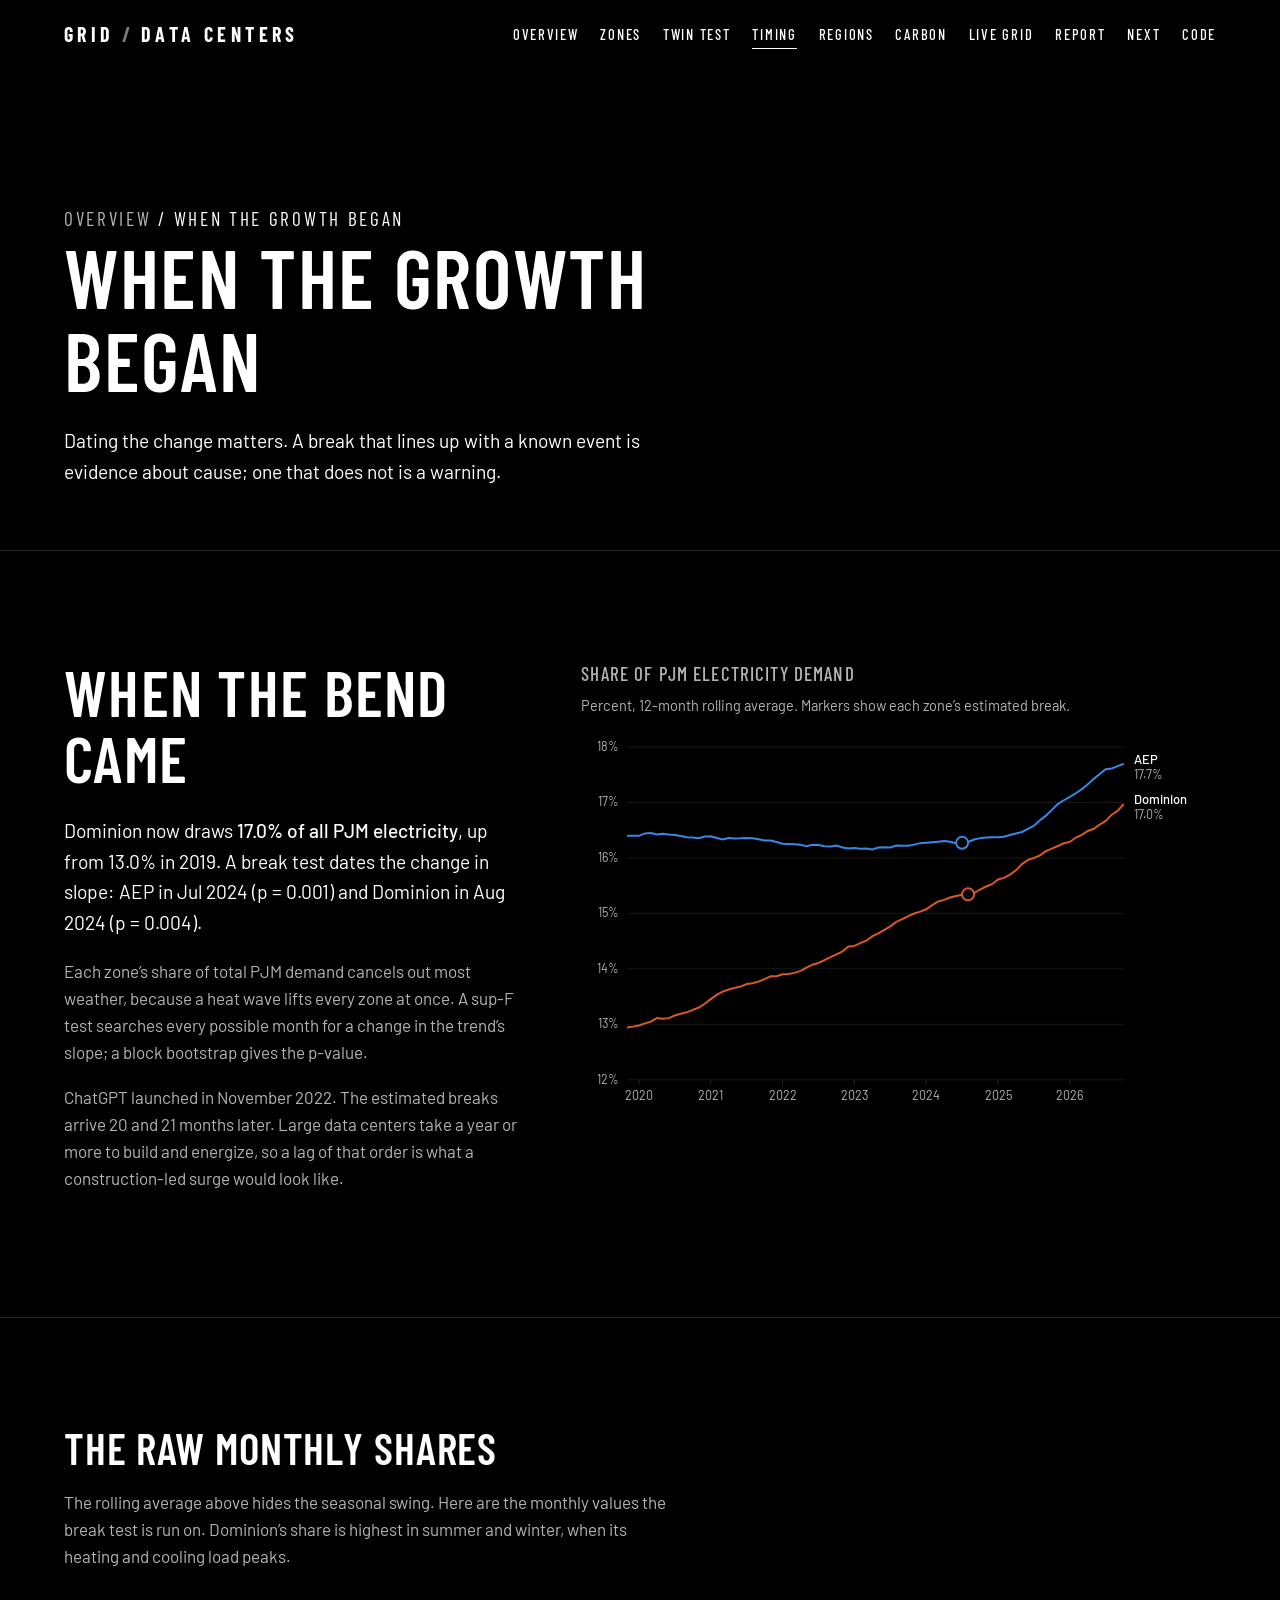
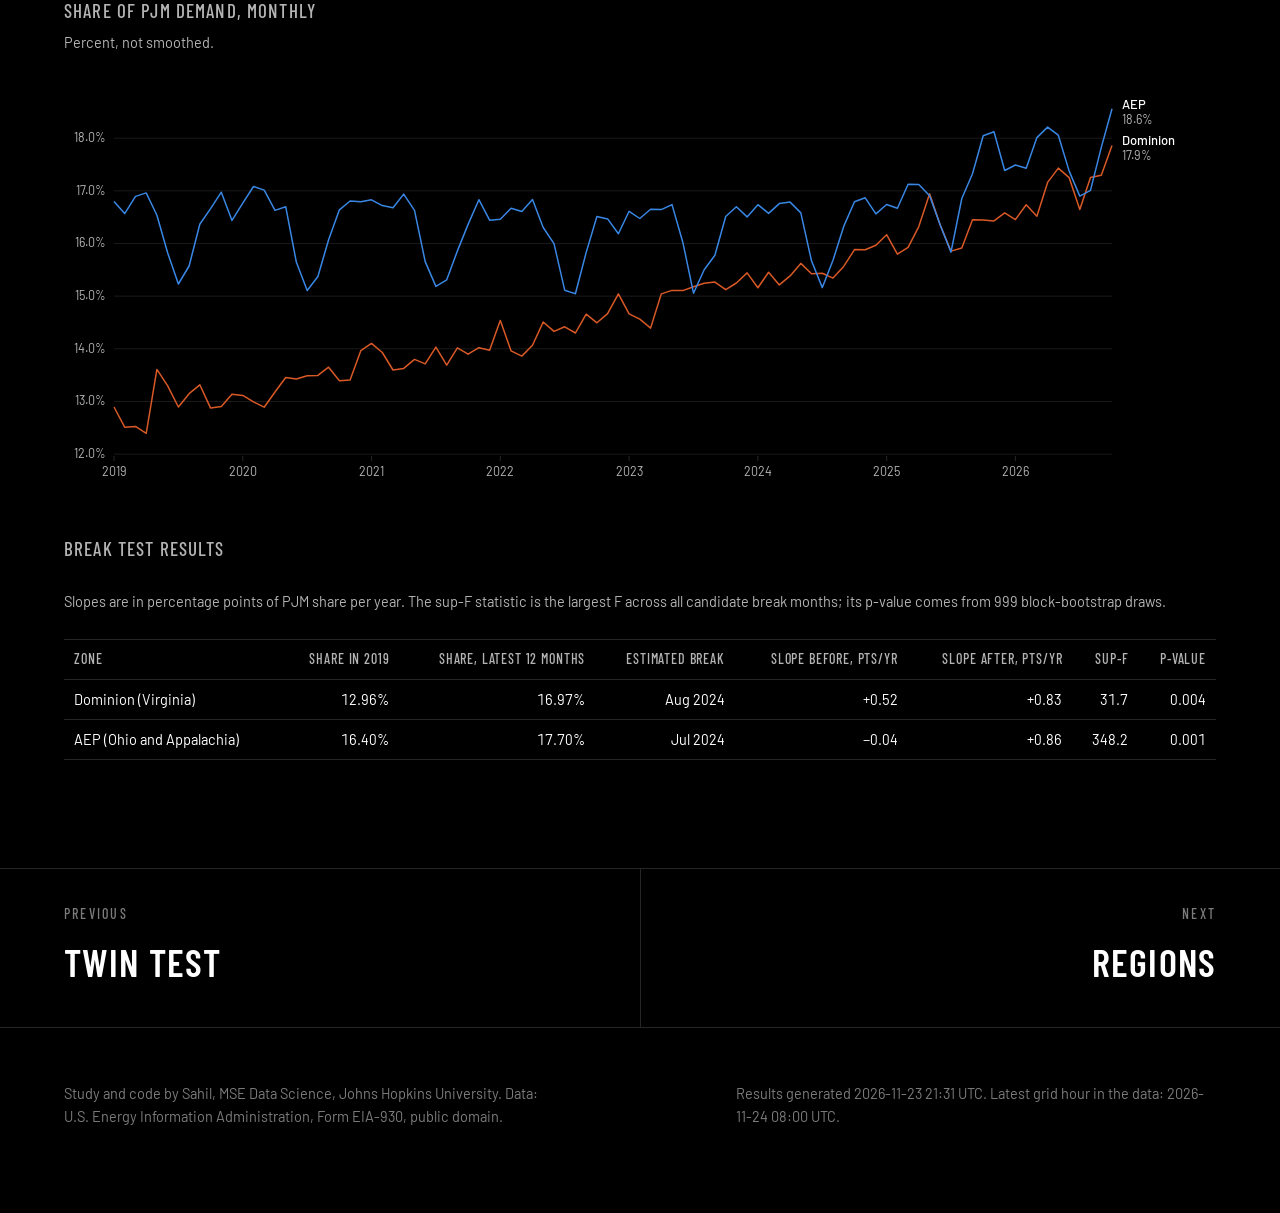
<file: docs/timing.html>
<!DOCTYPE html>
<html lang="en">
<head>
<meta charset="utf-8">
<meta name="viewport" content="width=device-width, initial-scale=1">
<title>Timing | Grid / Data Centers</title>
<meta name="description" content="When each zone's share of PJM demand changed slope.">
<link rel="icon" href="data:image/svg+xml,%3Csvg xmlns='http://www.w3.org/2000/svg' viewBox='0 0 32 32'%3E%3Crect width='32' height='32' fill='%23000'/%3E%3Cpath d='M4 22h8l6-4 10-10' fill='none' stroke='%23d95926' stroke-width='3'/%3E%3Cpath d='M4 22h8l6-1 10-2' fill='none' stroke='%233987e5' stroke-width='2'/%3E%3C/svg%3E">
<link rel="preconnect" href="https://fonts.googleapis.com">
<link rel="preconnect" href="https://fonts.gstatic.com" crossorigin>
<link href="https://fonts.googleapis.com/css2?family=Barlow:wght@300;400;500;600&family=Barlow+Condensed:wght@500;600;700&display=swap" rel="stylesheet">
<link rel="stylesheet" href="assets/site.css?v=3">
</head>
<body>
<main>
<header class="pagehead"><p class="crumbs"><a href="index.html">Overview</a> / When the growth began</p><h1>When the growth began</h1><p>Dating the change matters. A break that lines up with a known event is evidence about cause; one that does not is a warning.</p></header><section class="block">
  <div class="split">
    <div class="text">
      <h2>When the bend came</h2>
      <p class="takeaway" id="t-share"></p>
      <p>Each zone&rsquo;s share of total PJM demand cancels out most weather, because a heat wave lifts every zone at once. A sup-F test searches every possible month for a change in the trend&rsquo;s slope; a block bootstrap gives the p-value.</p>
      <p id="t-break"></p>
    </div>
    <div>
      <p class="chart-title">Share of PJM electricity demand</p>
      <p class="chart-sub">Percent, 12-month rolling average. Markers show each zone&rsquo;s estimated break.</p>
      <div class="chart" id="c-share"></div>
    </div>
  </div>
</section>

<section class="block detail"><h2>The raw monthly shares</h2>
<p>The rolling average above hides the seasonal swing. Here are the monthly values the break test is run on. Dominion&rsquo;s share is highest in summer and winter, when its heating and cooling load peaks.</p>
<div><p class="chart-title">Share of PJM demand, monthly</p><p class="chart-sub">Percent, not smoothed.</p><div class="chart" id="c-share-raw"></div></div><p class="tablecap">Break test results</p><p class="chart-sub">Slopes are in percentage points of PJM share per year. The sup-F statistic is the largest F across all candidate break months; its p-value comes from 999 block-bootstrap draws.</p><div class="tablewrap"><table class="plain" id="tbl-break"></table></div></section>
</main>
<div class="prevnext"></div>
<footer>
  <p>Study and code by Sahil, MSE Data Science, Johns Hopkins University. Data: U.S. Energy Information Administration, Form EIA-930, public domain.</p>
  <p id="f-updated"></p>
</footer>
<script src="assets/site.js?v=3"></script>
<script defer src="https://sahiljangra12.github.io/ask/ask.js" data-site="Grid / Data Centers" data-claude="on"></script>
</body>
</html>
</file>
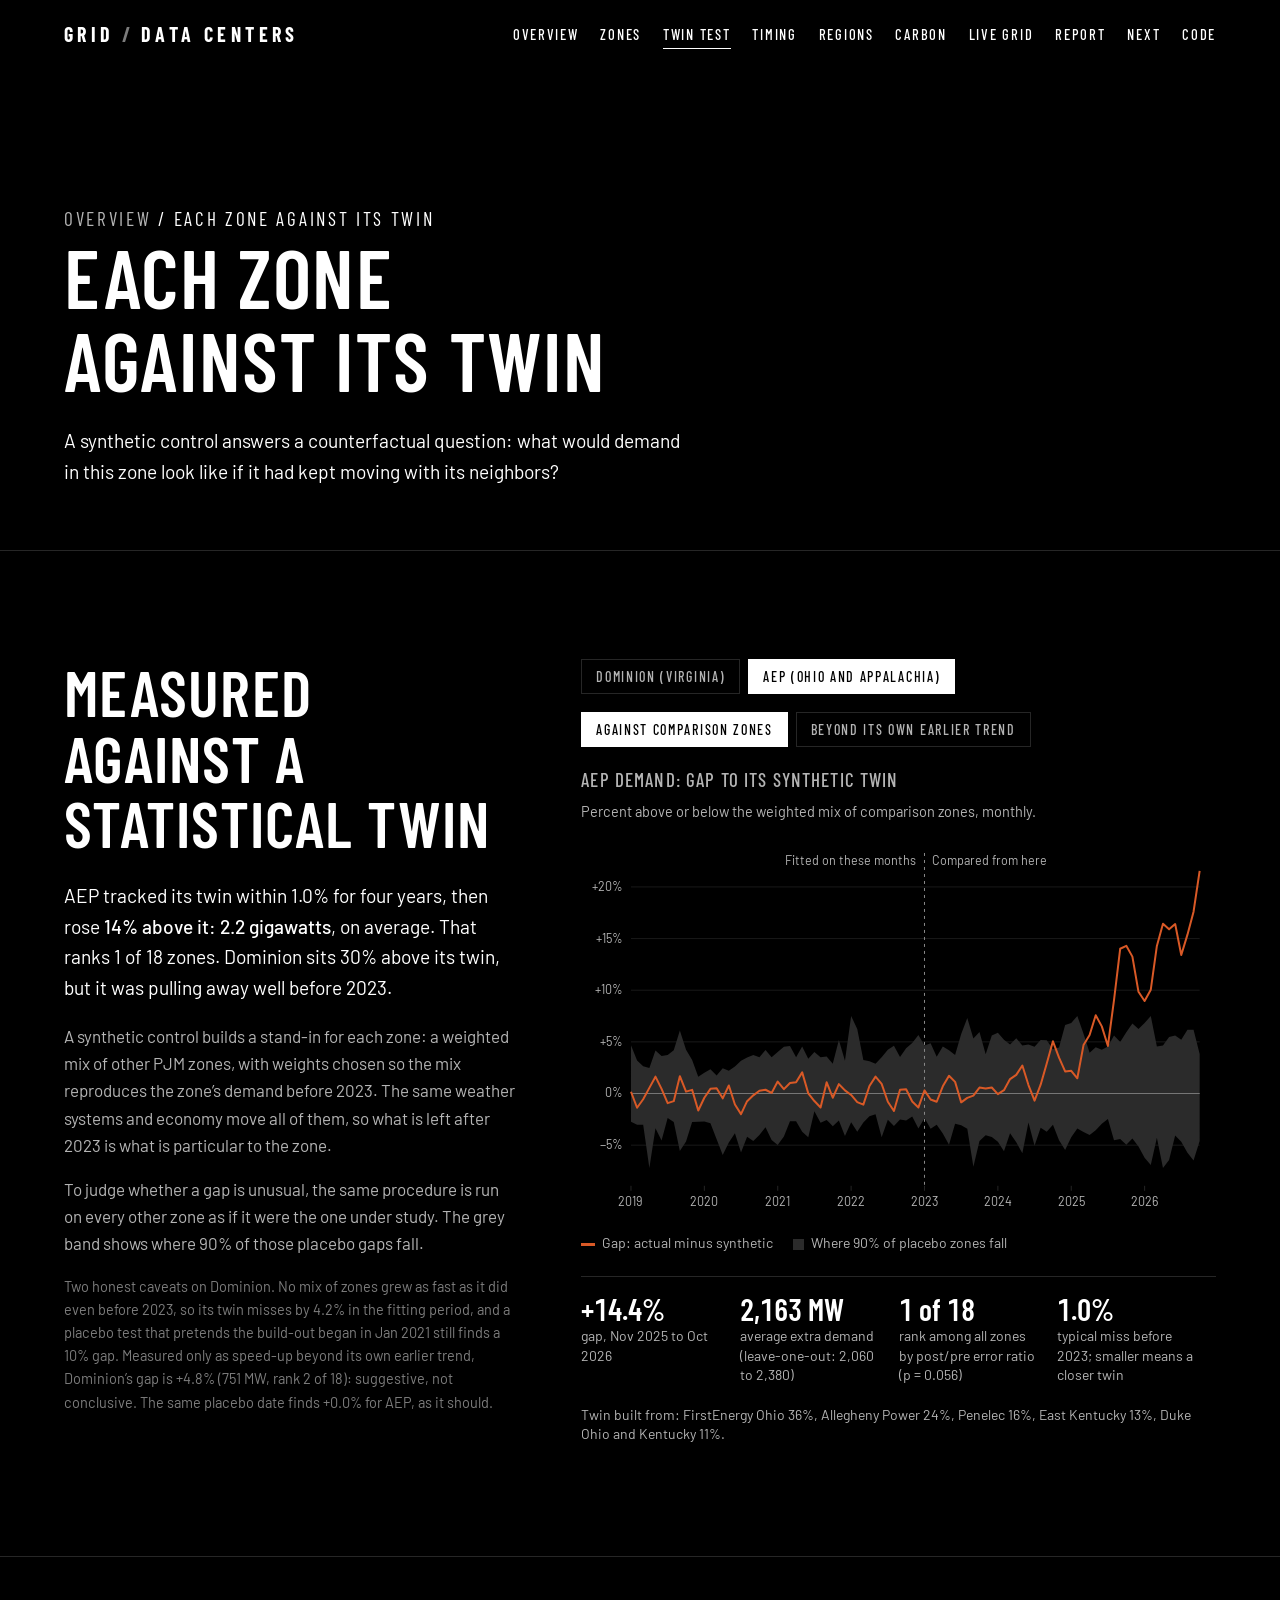
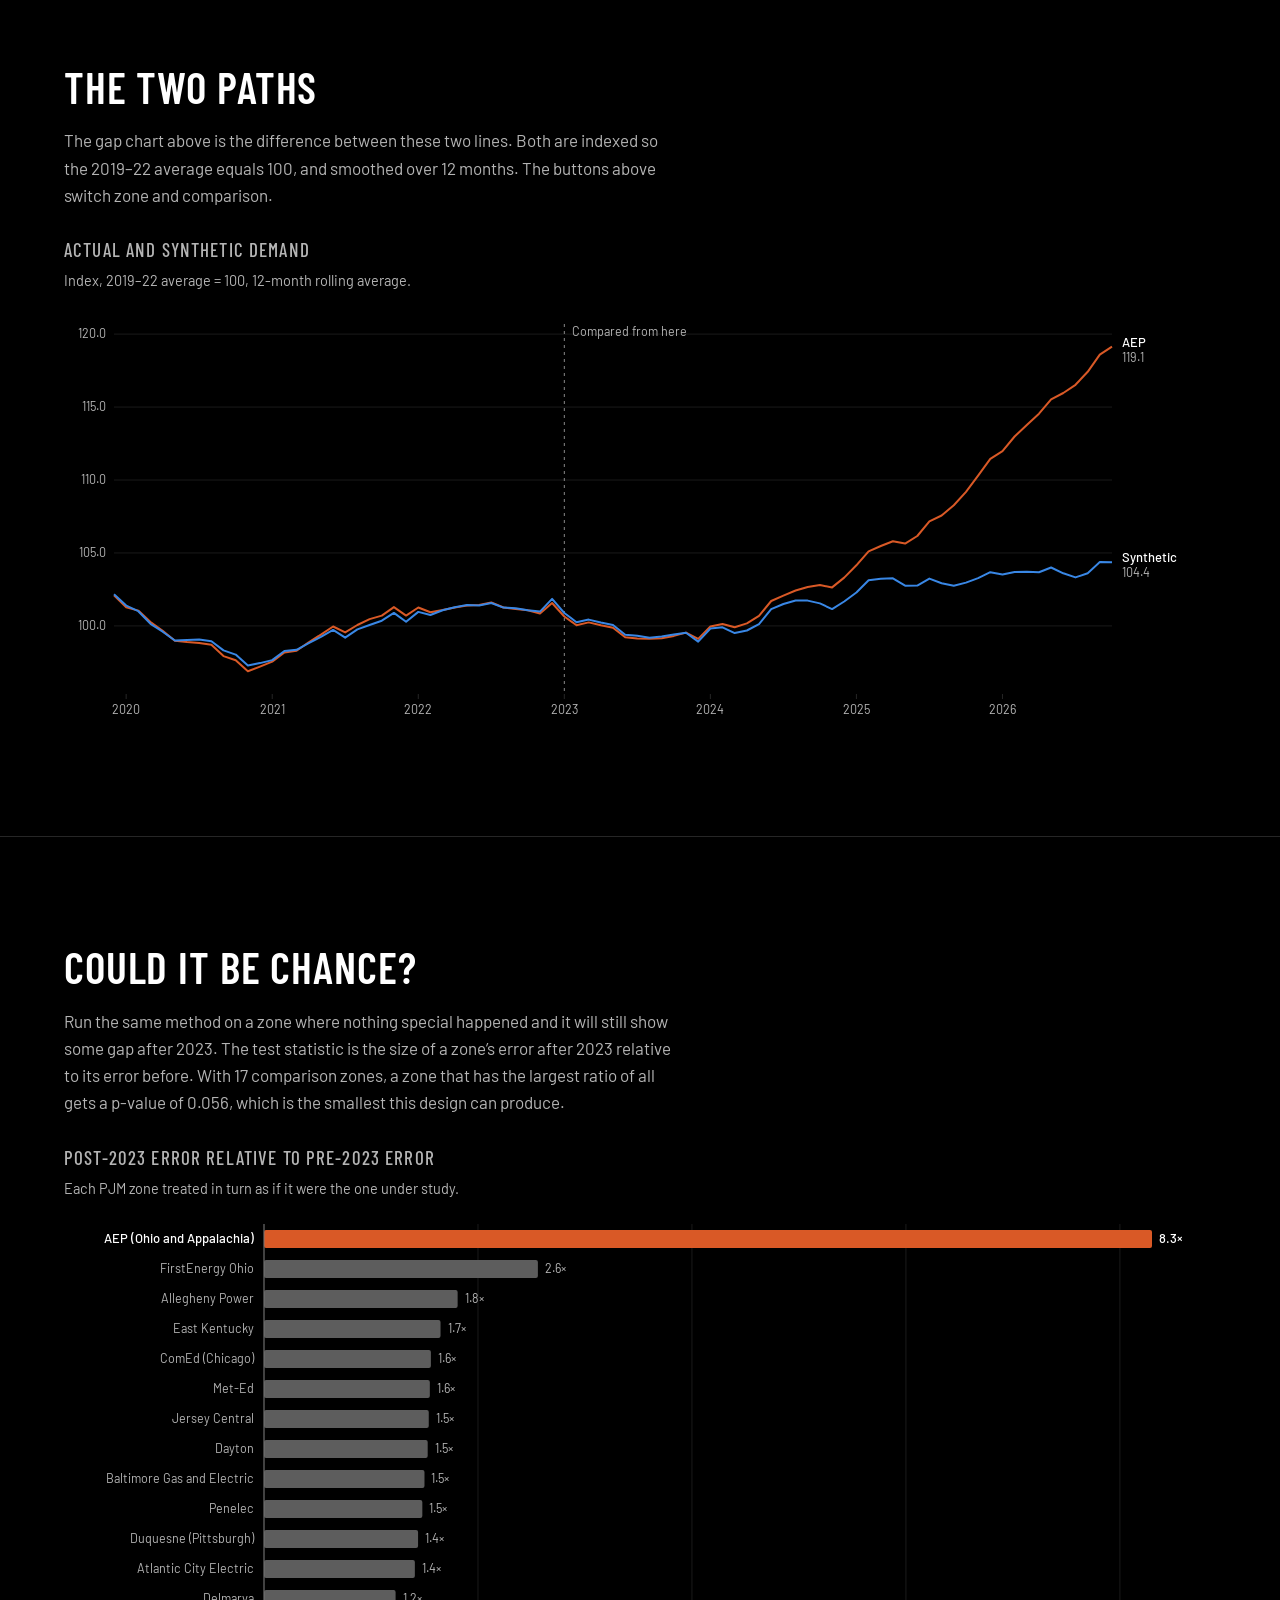
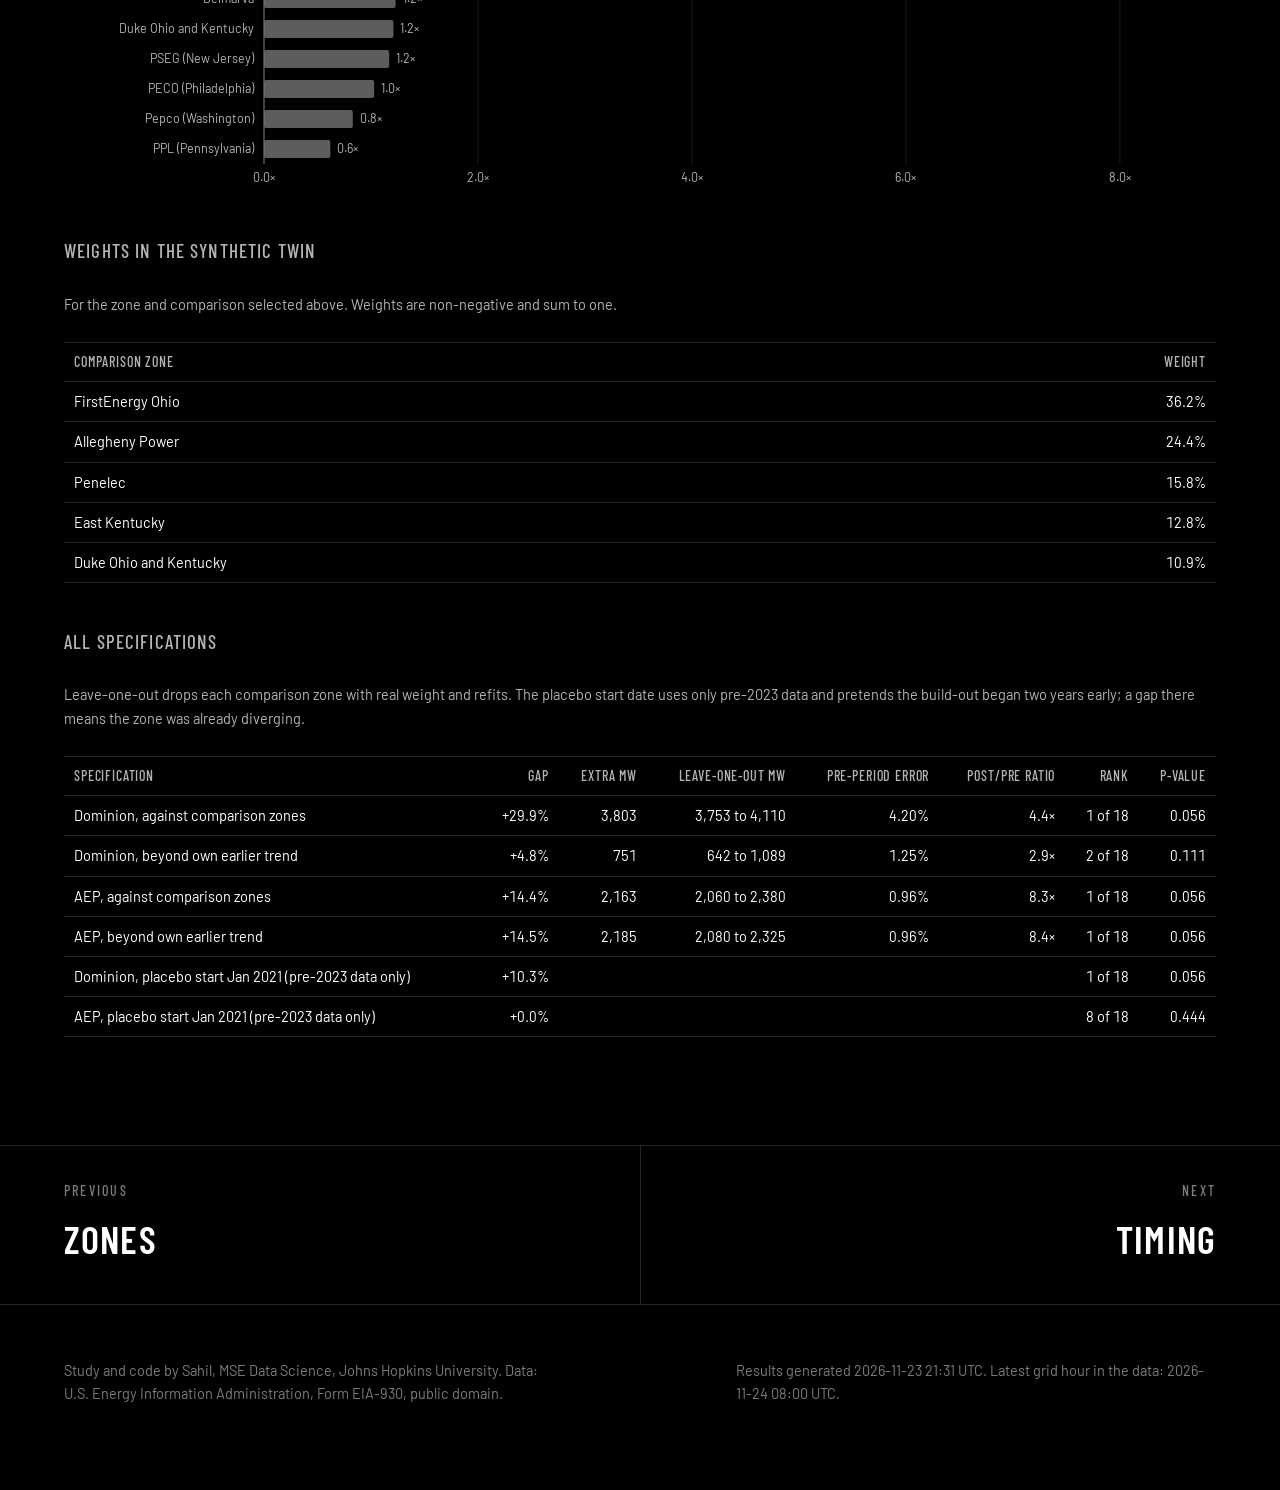
<file: docs/twin.html>
<!DOCTYPE html>
<html lang="en">
<head>
<meta charset="utf-8">
<meta name="viewport" content="width=device-width, initial-scale=1">
<title>Twin test | Grid / Data Centers</title>
<meta name="description" content="Synthetic control estimates for the Dominion and AEP zones with placebo tests.">
<link rel="icon" href="data:image/svg+xml,%3Csvg xmlns='http://www.w3.org/2000/svg' viewBox='0 0 32 32'%3E%3Crect width='32' height='32' fill='%23000'/%3E%3Cpath d='M4 22h8l6-4 10-10' fill='none' stroke='%23d95926' stroke-width='3'/%3E%3Cpath d='M4 22h8l6-1 10-2' fill='none' stroke='%233987e5' stroke-width='2'/%3E%3C/svg%3E">
<link rel="preconnect" href="https://fonts.googleapis.com">
<link rel="preconnect" href="https://fonts.gstatic.com" crossorigin>
<link href="https://fonts.googleapis.com/css2?family=Barlow:wght@300;400;500;600&family=Barlow+Condensed:wght@500;600;700&display=swap" rel="stylesheet">
<link rel="stylesheet" href="assets/site.css?v=3">
</head>
<body>
<main>
<header class="pagehead"><p class="crumbs"><a href="index.html">Overview</a> / Each zone against its twin</p><h1>Each zone against its twin</h1><p>A synthetic control answers a counterfactual question: what would demand in this zone look like if it had kept moving with its neighbors?</p></header><section class="block">
  <div class="split">
    <div class="text">
      <h2>Measured against a statistical twin</h2>
      <p class="takeaway" id="t-scm"></p>
      <p>A synthetic control builds a stand-in for each zone: a weighted mix of other PJM zones, with weights chosen so the mix reproduces the zone&rsquo;s demand before 2023. The same weather systems and economy move all of them, so what is left after 2023 is what is particular to the zone.</p>
      <p>To judge whether a gap is unusual, the same procedure is run on every other zone as if it were the one under study. The grey band shows where 90% of those placebo gaps fall.</p>
      <p class="fine" id="t-scm-fine"></p>
    </div>
    <div>
      <div class="controls" id="scm-zone" role="group" aria-label="Zone"></div>
      <div class="controls" id="scm-kind" role="group" aria-label="Comparison"></div>
      <p class="chart-title" id="scm-title"></p>
      <p class="chart-sub" id="scm-sub"></p>
      <div class="chart" id="c-scm"></div>
      <div class="legend-row"><span><i style="background:var(--hot)"></i>Gap: actual minus synthetic</span><span><i class="sq" style="background:var(--band)"></i>Where 90% of placebo zones fall</span></div>
      <div class="stats" id="scm-stats"></div>
    </div>
  </div>
</section>

<section class="block detail"><h2>The two paths</h2>
<p>The gap chart above is the difference between these two lines. Both are indexed so the 2019&ndash;22 average equals 100, and smoothed over 12 months. The buttons above switch zone and comparison.</p>
<div><p class="chart-title">Actual and synthetic demand</p><p class="chart-sub">Index, 2019&ndash;22 average = 100, 12-month rolling average.</p><div class="chart" id="c-twin-lines"></div></div></section>
<section class="block detail"><h2>Could it be chance?</h2>
<p>Run the same method on a zone where nothing special happened and it will still show some gap after 2023. The test statistic is the size of a zone&rsquo;s error after 2023 relative to its error before. With <span data-v="d.n_donors|0"></span> comparison zones, a zone that has the largest ratio of all gets a p-value of <span data-v="d.min_p|3"></span>, which is the smallest this design can produce.</p>
<div><p class="chart-title">Post-2023 error relative to pre-2023 error</p><p class="chart-sub">Each PJM zone treated in turn as if it were the one under study.</p><div class="chart" id="c-placebo"></div></div><p class="tablecap">Weights in the synthetic twin</p><p class="chart-sub">For the zone and comparison selected above. Weights are non-negative and sum to one.</p><div class="tablewrap"><table class="plain" id="tbl-weights"></table></div><p class="tablecap">All specifications</p><p class="chart-sub">Leave-one-out drops each comparison zone with real weight and refits. The placebo start date uses only pre-2023 data and pretends the build-out began two years early; a gap there means the zone was already diverging.</p><div class="tablewrap"><table class="plain" id="tbl-robust"></table></div></section>
</main>
<div class="prevnext"></div>
<footer>
  <p>Study and code by Sahil, MSE Data Science, Johns Hopkins University. Data: U.S. Energy Information Administration, Form EIA-930, public domain.</p>
  <p id="f-updated"></p>
</footer>
<script src="assets/site.js?v=3"></script>
<script defer src="https://sahiljangra12.github.io/ask/ask.js" data-site="Grid / Data Centers" data-claude="on"></script>
</body>
</html>
</file>
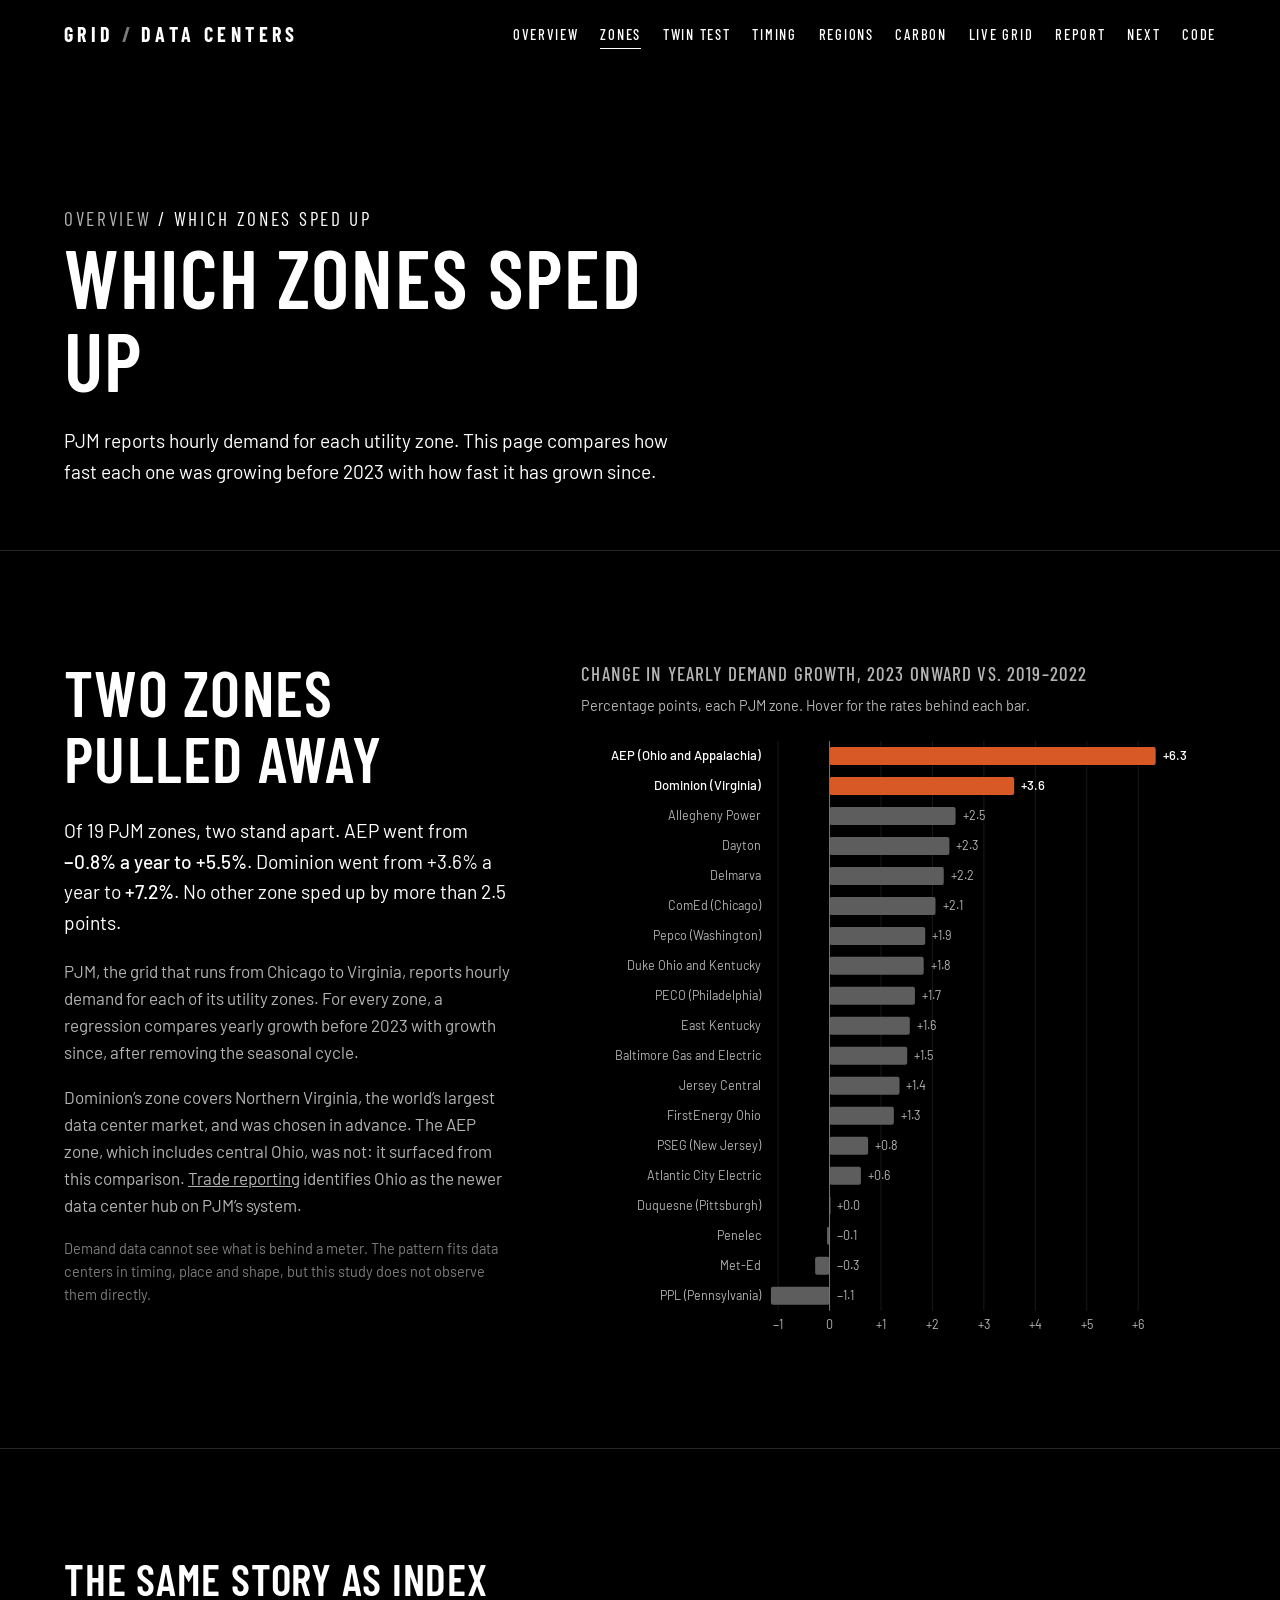
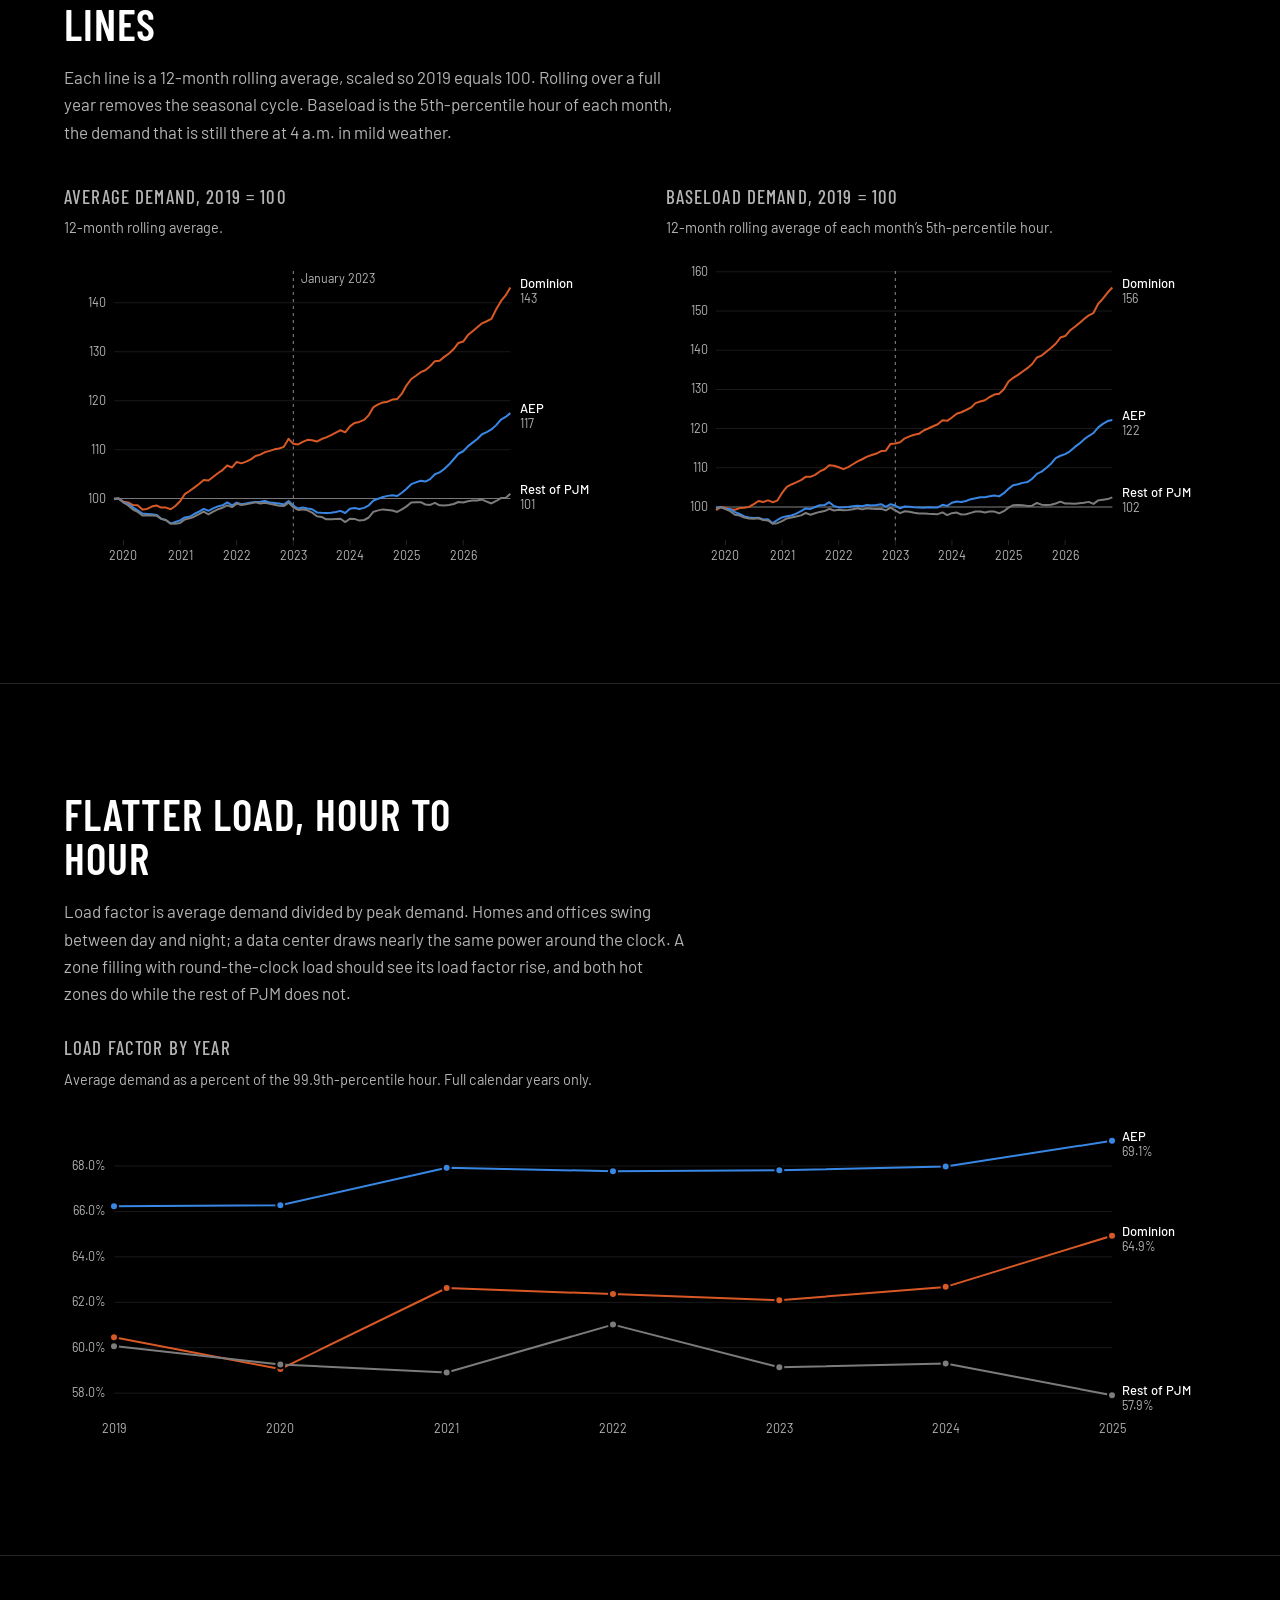
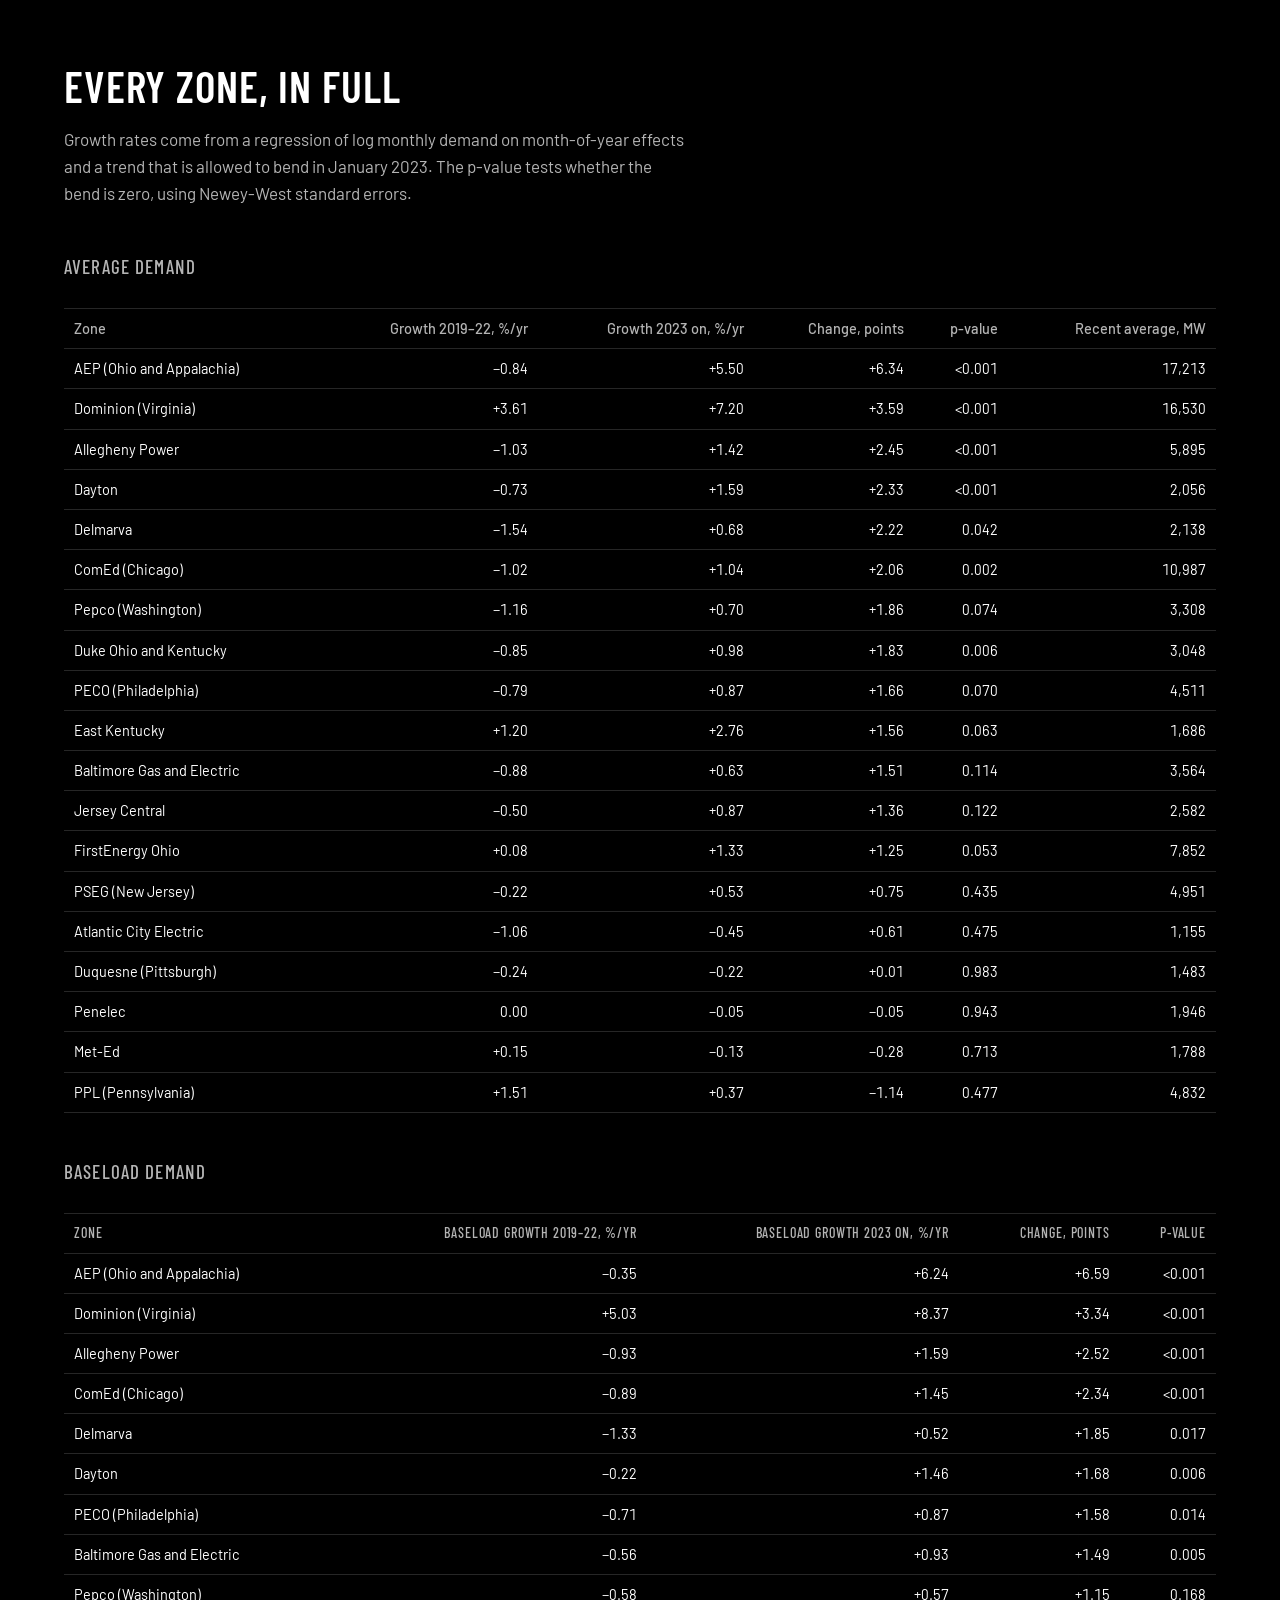
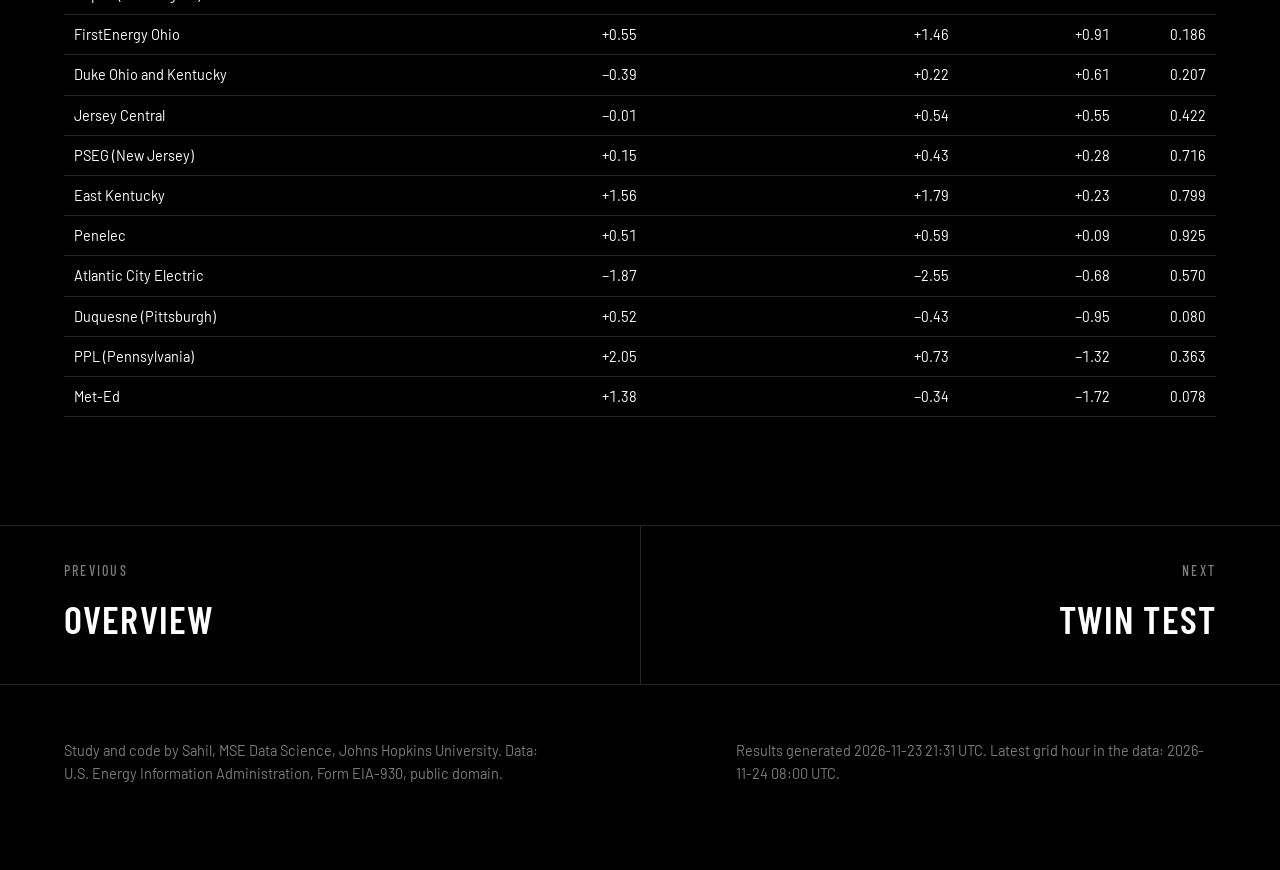
<file: docs/zones.html>
<!DOCTYPE html>
<html lang="en">
<head>
<meta charset="utf-8">
<meta name="viewport" content="width=device-width, initial-scale=1">
<title>Zones | Grid / Data Centers</title>
<meta name="description" content="Demand growth before and after 2023 for every PJM zone.">
<link rel="icon" href="data:image/svg+xml,%3Csvg xmlns='http://www.w3.org/2000/svg' viewBox='0 0 32 32'%3E%3Crect width='32' height='32' fill='%23000'/%3E%3Cpath d='M4 22h8l6-4 10-10' fill='none' stroke='%23d95926' stroke-width='3'/%3E%3Cpath d='M4 22h8l6-1 10-2' fill='none' stroke='%233987e5' stroke-width='2'/%3E%3C/svg%3E">
<link rel="preconnect" href="https://fonts.googleapis.com">
<link rel="preconnect" href="https://fonts.gstatic.com" crossorigin>
<link href="https://fonts.googleapis.com/css2?family=Barlow:wght@300;400;500;600&family=Barlow+Condensed:wght@500;600;700&display=swap" rel="stylesheet">
<link rel="stylesheet" href="assets/site.css?v=3">
</head>
<body>
<main>
<header class="pagehead"><p class="crumbs"><a href="index.html">Overview</a> / Which zones sped up</p><h1>Which zones sped up</h1><p>PJM reports hourly demand for each utility zone. This page compares how fast each one was growing before 2023 with how fast it has grown since.</p></header><section class="block" id="findings">
  <div class="split">
    <div class="text">
      <h2>Two zones pulled away</h2>
      <p class="takeaway" id="t-zones"></p>
      <p>PJM, the grid that runs from Chicago to Virginia, reports hourly demand for each of its utility zones. For every zone, a regression compares yearly growth before 2023 with growth since, after removing the seasonal cycle.</p>
      <p>Dominion&rsquo;s zone covers Northern Virginia, the world&rsquo;s largest data center market, and was chosen in advance. The AEP zone, which includes central Ohio, was not: it surfaced from this comparison. <a href="https://www.renewableenergyworld.com/td/data-centers-are-flocking-to-ohio-here-comes-the-transmission-to-support-them/">Trade reporting</a> identifies Ohio as the newer data center hub on PJM&rsquo;s system.</p>
      <p class="fine">Demand data cannot see what is behind a meter. The pattern fits data centers in timing, place and shape, but this study does not observe them directly.</p>
    </div>
    <div>
      <p class="chart-title">Change in yearly demand growth, 2023 onward vs. 2019&ndash;2022</p>
      <p class="chart-sub">Percentage points, each PJM zone. Hover for the rates behind each bar.</p>
      <div class="chart" id="c-zones"></div>
    </div>
  </div>
</section>

<section class="block detail"><h2>The same story as index lines</h2>
<p>Each line is a 12-month rolling average, scaled so 2019 equals 100. Rolling over a full year removes the seasonal cycle. Baseload is the 5th-percentile hour of each month, the demand that is still there at 4 a.m. in mild weather.</p>
<div class="two"><div><p class="chart-title">Average demand, 2019 = 100</p><p class="chart-sub">12-month rolling average.</p><div class="chart" id="c-zone-index"></div></div><div><p class="chart-title">Baseload demand, 2019 = 100</p><p class="chart-sub">12-month rolling average of each month&rsquo;s 5th-percentile hour.</p><div class="chart" id="c-zone-base"></div></div></div></section>
<section class="block detail"><h2>Flatter load, hour to hour</h2>
<p>Load factor is average demand divided by peak demand. Homes and offices swing between day and night; a data center draws nearly the same power around the clock. A zone filling with round-the-clock load should see its load factor rise, and both hot zones do while the rest of PJM does not.</p>
<div><p class="chart-title">Load factor by year</p><p class="chart-sub">Average demand as a percent of the 99.9th-percentile hour. Full calendar years only.</p><div class="chart" id="c-loadfactor"></div></div></section>
<section class="block detail"><h2>Every zone, in full</h2>
<p>Growth rates come from a regression of log monthly demand on month-of-year effects and a trend that is allowed to bend in January 2023. The p-value tests whether the bend is zero, using Newey-West standard errors.</p>
<p class="tablecap">Average demand</p><div class="tablewrap"><table class="plain" id="tbl-zones"></table></div><p class="tablecap">Baseload demand</p><div class="tablewrap"><table class="plain" id="tbl-zones-base"></table></div></section>
</main>
<div class="prevnext"></div>
<footer>
  <p>Study and code by Sahil, MSE Data Science, Johns Hopkins University. Data: U.S. Energy Information Administration, Form EIA-930, public domain.</p>
  <p id="f-updated"></p>
</footer>
<script src="assets/site.js?v=3"></script>
<script defer src="https://sahiljangra12.github.io/ask/ask.js" data-site="Grid / Data Centers" data-claude="on"></script>
</body>
</html>
</file>
<file: docs/assets/site.css>
:root{
  --bg:#000; --ink:#fff; --ink-2:#b4b4b4; --ink-3:#7c7c7c; --line:#262626; --panel:#0c0c0c;
  --band:#2b2b2b; --zero:#777; --grid:#1a1a1a; --hot:#d95926; --cool:#3987e5; --neutral:#5d5d5d;
  --f-gas:#3987e5; --f-coal:#d95926; --f-nuclear:#199e70; --f-hydro:#c98500;
  --f-wind:#d55181; --f-solar:#0ca30c; --f-other:#9085e9;
  --display:"Barlow Condensed","Arial Narrow",Arial,sans-serif;
  --body:"Barlow","Helvetica Neue",Arial,sans-serif;
  --pad:clamp(20px,5vw,72px);
}
*{box-sizing:border-box}
html{scroll-behavior:smooth;background:var(--bg)}
body{margin:0;background:var(--bg);color:var(--ink);font-family:var(--body);font-weight:400;font-size:17px;line-height:1.6;-webkit-font-smoothing:antialiased}
a{color:inherit}
:focus-visible{outline:2px solid var(--ink);outline-offset:3px}
h1,h2,h3{font-family:var(--display);font-weight:600;text-transform:uppercase;letter-spacing:.02em;line-height:1.02;margin:0}
h1{font-size:clamp(44px,8.2vw,124px);max-width:13ch}
h2{font-size:clamp(34px,5vw,68px);max-width:18ch}
h3{font-size:22px;letter-spacing:.05em}
p{margin:0 0 1em;max-width:62ch;color:var(--ink-2)}
p strong,li strong{color:var(--ink);font-weight:500}
.num{font-variant-numeric:tabular-nums}

/* nav */
.nav{position:fixed;inset:0 0 auto 0;z-index:20;display:flex;align-items:center;justify-content:space-between;padding:18px var(--pad);background:linear-gradient(#000c,#0000)}
.mark{font-family:var(--display);font-weight:700;font-size:20px;letter-spacing:.22em;text-decoration:none;text-transform:uppercase}
.mark span{color:var(--ink-3);margin:0 .35em}
.nav ul{display:flex;gap:clamp(12px,1.7vw,28px);list-style:none;margin:0;padding:0}
.nav li a{font-family:var(--display);font-weight:500;font-size:14.5px;letter-spacing:.12em;white-space:nowrap;text-transform:uppercase;text-decoration:none;padding:6px 0;background:linear-gradient(var(--ink),var(--ink)) 0 100%/0 1px no-repeat;transition:background-size .3s}
.nav li a:hover,.nav li a:focus-visible{background-size:100% 1px}

@media (max-width:520px){.mark{font-size:16px;letter-spacing:.14em}}

/* hero */
.hero{position:relative;min-height:100svh;display:flex;flex-direction:column;justify-content:flex-end;padding:120px var(--pad) clamp(40px,8vh,88px);overflow:hidden}
#heroArt{position:absolute;inset:0;width:100%;height:100%}
.hero::after{content:"";position:absolute;inset:0;background:linear-gradient(90deg,#000 0,#000a 38%,#0000 70%),linear-gradient(0deg,#000 0,#0000 40%);pointer-events:none}
.hero>div{position:relative;z-index:2}
.hero .lede{font-size:clamp(17px,1.5vw,21px);max-width:50ch;margin:26px 0 34px;color:var(--ink)}
.hero .legend{position:absolute;z-index:2;right:var(--pad);top:62%;text-align:right;font-size:14px;color:var(--ink-2);max-width:26ch}
.hero .legend b{display:block;font-family:var(--display);font-weight:600;font-size:17px;letter-spacing:.08em;text-transform:uppercase}
.hero .legend .a{color:var(--hot)} .hero .legend .b{color:var(--cool);margin-top:14px}
@media (max-width:760px){.hero .legend{display:none}}
.btn{display:inline-block;position:relative;font-family:var(--display);font-weight:600;font-size:16px;letter-spacing:.16em;text-transform:uppercase;text-decoration:none;color:var(--ink);border:2px solid var(--ink);padding:16px 40px;background:linear-gradient(var(--ink),var(--ink)) 0 100%/100% 0 no-repeat;transition:background-size .35s,color .35s;cursor:pointer}
.btn:hover,.btn:focus-visible{background-size:100% 100%;color:#000}
.btn.small{padding:10px 20px;font-size:14px;border-width:1px}

/* headline figures */
.figures{display:grid;grid-template-columns:repeat(4,1fr);border-top:1px solid var(--line);border-bottom:1px solid var(--line)}
.figures div{padding:38px var(--pad);border-left:1px solid var(--line)}
.figures div:first-child{border-left:0}
.figures b{display:block;font-family:var(--display);font-weight:600;font-size:clamp(40px,4.6vw,68px);line-height:1}
.figures span{display:block;margin-top:10px;color:var(--ink-2);font-size:15px;line-height:1.45;max-width:26ch}
@media (max-width:900px){.figures{grid-template-columns:1fr 1fr}.figures div:nth-child(3){border-left:0}.figures div:nth-child(n+3){border-top:1px solid var(--line)}}
@media (max-width:520px){.figures{grid-template-columns:1fr}.figures div{border-left:0;border-top:1px solid var(--line)}.figures div:first-child{border-top:0}}

/* sections */
section.block{padding:clamp(72px,12vh,150px) var(--pad);border-bottom:1px solid var(--line)}
.split{display:grid;grid-template-columns:minmax(280px,5fr) 7fr;gap:clamp(28px,5vw,84px);align-items:start}
.split>.text{position:sticky;top:96px}
@media (max-width:980px){.split{grid-template-columns:1fr}.split>.text{position:static}}
.block h2{margin-bottom:26px}
.takeaway{font-size:clamp(18px,1.5vw,21px);color:var(--ink);max-width:48ch}
.fine{font-size:14.5px;color:var(--ink-3);max-width:64ch}
.chart{position:relative;width:100%}
.chart svg{display:block;width:100%;height:auto;overflow:visible}
.chart-title{font-family:var(--display);font-weight:500;font-size:19px;letter-spacing:.06em;text-transform:uppercase;margin:0 0 4px}
.chart-sub{font-size:14.5px;color:var(--ink-2);margin:0 0 16px;max-width:none}
.controls{display:flex;flex-wrap:wrap;gap:8px;margin:0 0 18px}
.controls button{font-family:var(--display);font-weight:500;font-size:14px;letter-spacing:.12em;text-transform:uppercase;color:var(--ink-2);background:none;border:1px solid var(--line);padding:8px 14px;cursor:pointer;transition:color .2s,border-color .2s}
.controls button:hover{color:var(--ink);border-color:var(--ink-3)}
.controls button[aria-pressed="true"]{color:#000;background:var(--ink);border-color:var(--ink)}
.legend-row{display:flex;flex-wrap:wrap;gap:6px 20px;font-size:14px;color:var(--ink-2);margin:12px 0 0}
.legend-row i{display:inline-block;width:14px;height:3px;margin-right:7px;vertical-align:middle}
.legend-row i.sq{height:11px;width:11px}
.stats{display:grid;grid-template-columns:repeat(auto-fit,minmax(150px,1fr));gap:0;margin-top:22px;border-top:1px solid var(--line)}
.stats div{padding:16px 16px 4px 0}
.stats b{display:block;font-family:var(--display);font-weight:600;font-size:30px;line-height:1.1}
.stats span{font-size:14px;color:var(--ink-2);line-height:1.4;display:block}
.tip{position:fixed;z-index:50;pointer-events:none;background:#111;border:1px solid #3a3a3a;padding:10px 12px;font-size:13.5px;line-height:1.45;color:var(--ink);max-width:270px;opacity:0;transition:opacity .12s}
.tip b{font-weight:600} .tip em{font-style:normal;color:var(--ink-2)}
svg text{font-family:var(--body);fill:var(--ink-2);font-size:12.5px}
svg .axis-line{stroke:var(--line)} svg .grid{stroke:var(--grid)}
svg .lab{fill:var(--ink);font-size:13px;font-weight:500}

/* emissions */
.calc{display:grid;grid-template-columns:1fr 1fr;gap:0;border:1px solid var(--line);margin-top:8px}
.calc>div{padding:30px clamp(18px,3vw,40px)}
.calc>div+div{border-left:1px solid var(--line)}
.calc h3{margin-bottom:6px}
.calc .big{font-family:var(--display);font-weight:600;font-size:clamp(46px,5.4vw,84px);line-height:1;margin:18px 0 4px}
.calc .big small{font-size:.36em;letter-spacing:.06em;color:var(--ink-2);margin-left:.3em}
.calc dl{display:grid;grid-template-columns:1fr auto;gap:6px 18px;margin:20px 0 0;font-size:15px;color:var(--ink-2)}
.calc dd{margin:0;color:var(--ink);text-align:right}
@media (max-width:820px){.calc{grid-template-columns:1fr}.calc>div+div{border-left:0;border-top:1px solid var(--line)}}

/* method */
.method{display:grid;grid-template-columns:repeat(auto-fit,minmax(270px,1fr));gap:36px clamp(28px,4vw,64px);margin-top:44px}
.method h3{margin-bottom:10px}
.method p,.method li{font-size:15.5px;color:var(--ink-2);max-width:none}
.method ul{margin:0;padding-left:18px}
table.plain{border-collapse:collapse;width:100%;font-size:14.5px;margin-top:14px}
table.plain th,table.plain td{text-align:right;padding:8px 10px;border-bottom:1px solid var(--line)}
table.plain th:first-child,table.plain td:first-child{text-align:left}
table.plain th{font-weight:500;color:var(--ink-2)}
details{margin-top:18px} summary{cursor:pointer;color:var(--ink-2);font-size:14.5px}
footer{padding:54px var(--pad) 70px;display:flex;flex-wrap:wrap;gap:20px 60px;justify-content:space-between;color:var(--ink-3);font-size:14.5px}
footer p{color:var(--ink-3);max-width:60ch}
#error{display:none;padding:140px var(--pad);max-width:60ch}
@media (prefers-reduced-motion:reduce){html{scroll-behavior:auto}*{transition:none!important;animation:none!important}}

/* ---- multi-page additions ---- */
html.light{--bg:#fff;--ink:#111;--ink-2:#3d3d3d;--ink-3:#6f6f6f;--line:#d9d9d9;--panel:#f6f6f6;--band:#e2e2e2;--zero:#8a8a8a;--grid:#ececec;--neutral:#9c9c9c}
html.light .nav{display:none} html.light .hero::after{display:none}
.nav li a[aria-current="page"]{background-size:100% 1px}
.menu{display:none;font-family:var(--display);font-weight:600;font-size:14px;letter-spacing:.16em;text-transform:uppercase;color:var(--ink);background:none;border:1px solid var(--ink);padding:8px 16px;cursor:pointer}
@media (max-width:1080px){
  .menu{display:block}
  .nav{background:#000}
  .nav ul{display:none;position:absolute;left:0;right:0;top:100%;flex-direction:column;gap:0;background:#000;border-bottom:1px solid var(--line);padding:6px var(--pad) 18px}
  .nav.open ul{display:flex}
  .nav li a{display:block;padding:13px 0;font-size:17px;border-bottom:1px solid var(--line);background:none}
}
.pagehead{padding:clamp(120px,20vh,190px) var(--pad) clamp(40px,7vh,72px);border-bottom:1px solid var(--line)}
.pagehead h1{font-size:clamp(40px,6.4vw,96px);max-width:16ch}
.pagehead p{font-size:clamp(17px,1.5vw,21px);color:var(--ink);max-width:56ch;margin:24px 0 0}
.crumbs{font-family:var(--display);font-size:15px;letter-spacing:.14em;text-transform:uppercase;color:var(--ink-3);margin:0 0 18px}
.crumbs a{text-decoration:none;color:var(--ink-2)} .crumbs a:hover{color:var(--ink)}
.cards{display:grid;grid-template-columns:repeat(3,1fr);border-top:1px solid var(--line);border-left:1px solid var(--line);margin-top:44px}
.cards a{display:flex;flex-direction:column;justify-content:space-between;min-height:250px;padding:28px;border-right:1px solid var(--line);border-bottom:1px solid var(--line);text-decoration:none;background:linear-gradient(var(--ink),var(--ink)) 0 100%/100% 0 no-repeat;transition:background-size .35s,color .35s}
.cards a b{font-family:var(--display);font-weight:600;font-size:clamp(34px,3.4vw,52px);line-height:1;display:block}
.cards a h3{margin:0 0 8px} .cards a p{font-size:15.5px;margin:0;transition:color .35s}
.cards a .go{font-family:var(--display);font-size:14px;letter-spacing:.14em;text-transform:uppercase;margin-top:18px;color:var(--ink-3);transition:color .35s}
.cards a:hover,.cards a:focus-visible{background-size:100% 100%;color:#000}
.cards a:hover p,.cards a:hover .go,.cards a:focus-visible p,.cards a:focus-visible .go{color:#222}
@media (max-width:980px){.cards{grid-template-columns:1fr 1fr}} @media (max-width:620px){.cards{grid-template-columns:1fr}.cards a{min-height:0}}
.two{display:grid;grid-template-columns:1fr 1fr;gap:clamp(28px,4vw,64px);margin-top:36px} @media (max-width:980px){.two{grid-template-columns:1fr}}
.detail h2{font-size:clamp(28px,3.4vw,46px);max-width:24ch;margin-bottom:18px}
.detail>p{margin-bottom:26px}
.tablewrap{overflow-x:auto;margin-top:10px;border-top:1px solid var(--line)}
table.plain{margin-top:0;min-width:560px} table.plain thead th{font-family:var(--display);font-weight:500;letter-spacing:.06em;text-transform:uppercase;font-size:14px;vertical-align:bottom}
table.plain tbody tr:hover{background:var(--panel)}
.tablecap{font-family:var(--display);font-weight:500;font-size:19px;letter-spacing:.06em;text-transform:uppercase;margin:44px 0 4px}
.prevnext{display:grid;grid-template-columns:1fr 1fr;border-bottom:1px solid var(--line)}
.prevnext a{padding:34px var(--pad);text-decoration:none;font-family:var(--display);font-weight:600;font-size:clamp(24px,3vw,40px);text-transform:uppercase;letter-spacing:.03em;background:linear-gradient(var(--ink),var(--ink)) 0 100%/100% 0 no-repeat;transition:background-size .35s,color .35s}
.prevnext a small{display:block;font-size:14px;letter-spacing:.16em;color:var(--ink-3);font-weight:500;margin-bottom:6px}
.prevnext a.next{text-align:right;border-left:1px solid var(--line)}
.prevnext a:hover,.prevnext a:focus-visible{background-size:100% 100%;color:#000}
.keylist{list-style:none;margin:34px 0 0;padding:0;border-top:1px solid var(--line);max-width:980px}
.keylist li{display:grid;grid-template-columns:minmax(120px,190px) 1fr;gap:24px;padding:20px 0;border-bottom:1px solid var(--line);color:var(--ink-2)}
.keylist li b{font-family:var(--display);font-weight:600;font-size:30px;line-height:1.1;color:var(--ink)}
@media (max-width:620px){.keylist li{grid-template-columns:1fr;gap:6px}}
/* report */
.report{max-width:820px;margin:0 auto;padding:clamp(40px,7vh,80px) var(--pad) 90px}
.report h2{font-size:clamp(26px,3vw,38px);margin:64px 0 16px;max-width:none}
.report h3{font-size:21px;margin:36px 0 10px;letter-spacing:.04em}
.report p,.report li{max-width:none;color:var(--ink-2);font-size:17px}
.report .abstract{border:1px solid var(--line);padding:26px 28px;margin:0 0 10px}
.report .abstract p{color:var(--ink);margin:0}
.report .eq{font-family:Georgia,"Times New Roman",serif;font-size:19px;color:var(--ink);padding:14px 0 14px 28px;margin:4px 0 16px;border-left:2px solid var(--line);overflow-x:auto;white-space:nowrap}
.report figure{margin:34px 0} .report figcaption{font-size:14.5px;color:var(--ink-3);margin-top:12px}
.report .refs li{font-size:15.5px;margin-bottom:10px} .report .meta{color:var(--ink-3);font-size:15px;margin:0 0 30px}
.report table.plain{font-size:14px} .report .tablecap{font-size:16px;margin-top:30px}
@media print{.nav,.prevnext,.controls,.btn,footer{display:none!important}.pagehead{padding-top:20px}.report{padding-top:10px}h2,h3,figure,table{break-inside:avoid}body{font-size:14px}}
.cards a>div:first-child{margin-bottom:30px}
html.light body{background:#fff}
html.light .pagehead{padding-top:30px}

/* Phones: finger-sized controls */
@media (max-width:760px){.nav .mark{display:inline-flex;align-items:center;min-height:44px}.nav .menu{min-height:44px}.controls button{min-height:44px}}
</file>
